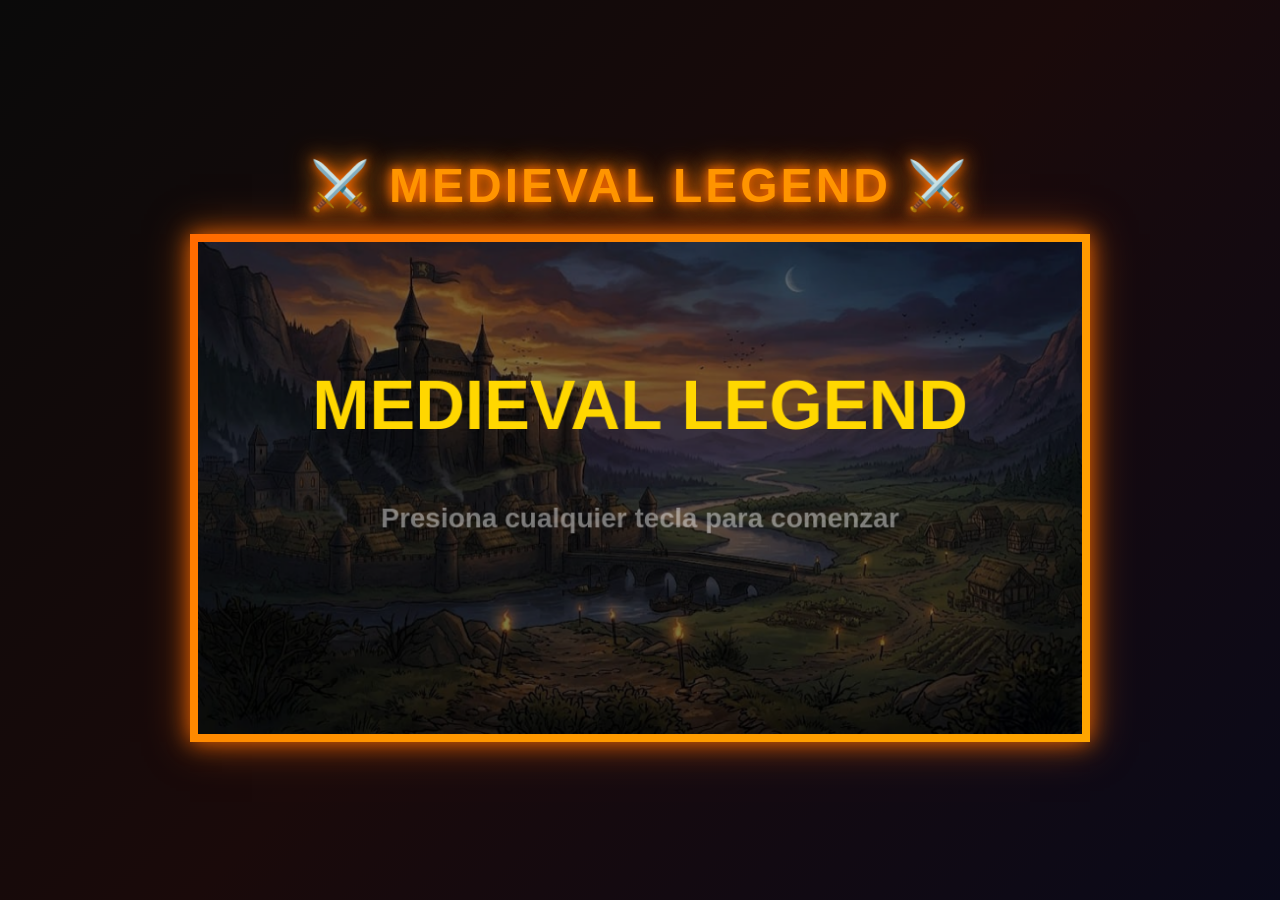
<file: integrantes/carpeta_sebas/index.html>
<!doctype html>
<html lang="es">
  <head>
    <meta charset="UTF-8" />
    <meta name="viewport" content="width=device-width, initial-scale=1.0" />
    <title>⚔️ Medieval Legend - Juego de Batalla</title>
    <link rel="stylesheet" href="style.css" />
  </head>
  <body>
    <h1>⚔️ MEDIEVAL LEGEND ⚔️</h1>
    <canvas id="gameCanvas"></canvas>

    <script src="spawn.js"></script>
    <script src="game.js"></script>
  </body>
</html>
</file>
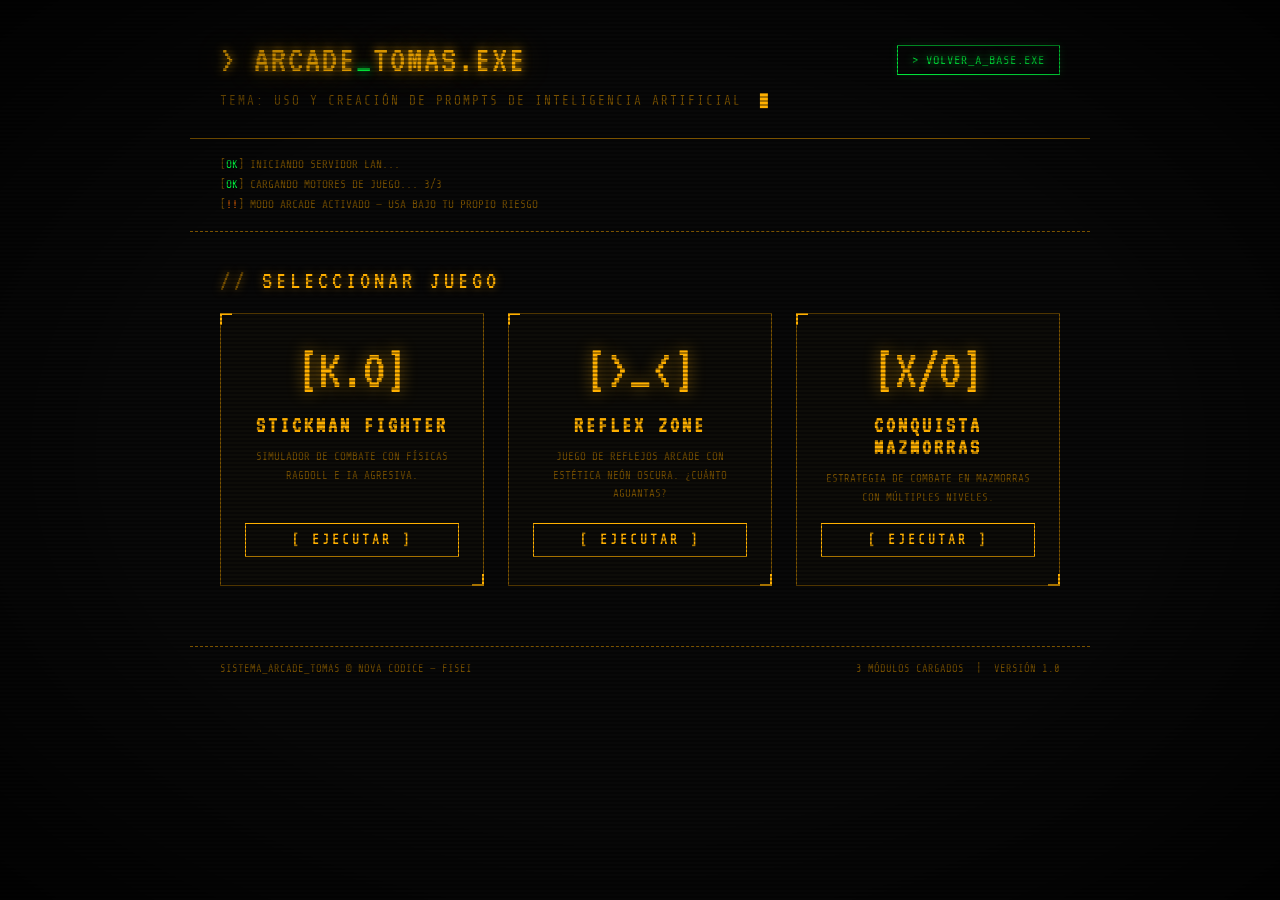
<file: integrantes/carpeta_tomas/index.html>
<!DOCTYPE html>
<html lang="es">

<head>
    <meta charset="UTF-8">
    <meta name="viewport" content="width=device-width, initial-scale=1.0">
    <title>Arcade LAN de Tomas</title>
    <link href="https://fonts.googleapis.com/css2?family=Share+Tech+Mono&family=VT323&display=swap" rel="stylesheet">
    <style>
        :root {
            --bg: #080808;
            --amber: #ffb000;
            --amber-dim: #7a5200;
            --amber-glow: rgba(255, 176, 0, 0.15);
            --green: #00ff41;
            --scan-line: rgba(0, 0, 0, 0.35);
        }

        * {
            margin: 0;
            padding: 0;
            box-sizing: border-box;
        }

        body {
            background-color: var(--bg);
            color: var(--amber);
            font-family: 'Share Tech Mono', monospace;
            min-height: 100vh;
            display: flex;
            flex-direction: column;
            align-items: center;
            overflow-x: hidden;
            text-transform: uppercase;
        }

        /* CRT SCAN LINES */
        body::before {
            content: '';
            position: fixed;
            inset: 0;
            background: repeating-linear-gradient(
                0deg,
                transparent,
                transparent 2px,
                var(--scan-line) 2px,
                var(--scan-line) 4px
            );
            pointer-events: none;
            z-index: 100;
        }

        /* CRT VIGNETTE */
        body::after {
            content: '';
            position: fixed;
            inset: 0;
            background: radial-gradient(ellipse at center, transparent 60%, rgba(0,0,0,0.7) 100%);
            pointer-events: none;
            z-index: 99;
        }

        /* HEADER */
        header {
            width: 100%;
            max-width: 900px;
            padding: 40px 30px 30px;
            border-bottom: 1px solid var(--amber-dim);
        }

        .header-top {
            display: flex;
            justify-content: space-between;
            align-items: center;
            gap: 20px;
            flex-wrap: wrap;
        }

        .logo {
            font-family: 'VT323', monospace;
            font-size: 2.4rem;
            color: var(--amber);
            text-shadow: 0 0 10px var(--amber), 0 0 30px rgba(255,176,0,0.4);
            letter-spacing: 2px;
            white-space: nowrap;
        }

        .logo span {
            color: var(--green);
            text-shadow: 0 0 10px var(--green);
        }

        .btn-volver {
            color: var(--green);
            text-decoration: none;
            border: 1px solid var(--green);
            padding: 7px 14px;
            font-family: 'Share Tech Mono', monospace;
            font-size: 0.75rem;
            letter-spacing: 1px;
            transition: all 0.2s;
            white-space: nowrap;
            text-shadow: 0 0 8px var(--green);
            box-shadow: 0 0 8px rgba(0,255,65,0.15);
        }

        .btn-volver:hover {
            background: var(--green);
            color: #000;
            box-shadow: 0 0 20px rgba(0,255,65,0.5);
        }

        .header-sub {
            margin-top: 14px;
            font-size: 0.8rem;
            color: var(--amber-dim);
            letter-spacing: 2px;
        }

        .header-sub span {
            color: var(--amber);
            animation: blink 1.2s step-end infinite;
        }

        @keyframes blink {
            0%, 100% { opacity: 1; }
            50%       { opacity: 0; }
        }

        /* BOOT LOG */
        .boot-log {
            width: 100%;
            max-width: 900px;
            padding: 16px 30px;
            font-size: 0.7rem;
            color: var(--amber-dim);
            border-bottom: 1px dashed var(--amber-dim);
            line-height: 1.8;
        }

        .boot-log .ok   { color: var(--green); }
        .boot-log .warn { color: #ff6b00; }

        /* SECTION TITLE */
        .seccion-titulo {
            width: 100%;
            max-width: 900px;
            padding: 36px 30px 20px;
            font-family: 'VT323', monospace;
            font-size: 1.6rem;
            color: var(--amber);
            letter-spacing: 4px;
            text-shadow: 0 0 8px rgba(255,176,0,0.5);
        }

        .seccion-titulo::before {
            content: '// ';
            color: var(--amber-dim);
        }

        /* GRID DE JUEGOS */
        .contenedor-juegos {
            display: grid;
            grid-template-columns: repeat(3, 1fr);
            gap: 24px;
            width: 100%;
            max-width: 900px;
            padding: 0 30px 60px;
        }

        .tarjeta-juego {
            border: 1px solid var(--amber-dim);
            padding: 28px 24px;
            display: flex;
            flex-direction: column;
            align-items: center;
            gap: 12px;
            position: relative;
            background: rgba(255, 176, 0, 0.02);
            transition: all 0.25s ease;
            cursor: default;
        }

        /* esquinas decorativas */
        .tarjeta-juego::before,
        .tarjeta-juego::after {
            content: '';
            position: absolute;
            width: 10px;
            height: 10px;
            border-color: var(--amber);
            border-style: solid;
        }

        .tarjeta-juego::before {
            top: -1px; left: -1px;
            border-width: 2px 0 0 2px;
        }

        .tarjeta-juego::after {
            bottom: -1px; right: -1px;
            border-width: 0 2px 2px 0;
        }

        .tarjeta-juego:hover {
            border-color: var(--amber);
            background: var(--amber-glow);
            transform: translateY(-3px);
            box-shadow: 0 0 25px rgba(255, 176, 0, 0.2), inset 0 0 20px rgba(255,176,0,0.04);
        }

        .imagen-juego {
            font-family: 'VT323', monospace;
            font-size: 3.5rem;
            color: var(--amber);
            text-shadow: 0 0 15px rgba(255,176,0,0.6);
            line-height: 1;
            margin-bottom: 4px;
        }

        .tarjeta-juego h2 {
            font-family: 'VT323', monospace;
            font-size: 1.4rem;
            letter-spacing: 3px;
            color: var(--amber);
            text-align: center;
        }

        .tarjeta-juego p {
            font-size: 0.68rem;
            color: var(--amber-dim);
            text-align: center;
            line-height: 1.7;
            flex-grow: 1;
        }

        .tarjeta-juego:hover p {
            color: var(--amber);
        }

        .btn-jugar {
            background: transparent;
            color: var(--amber);
            border: 1px solid var(--amber);
            padding: 9px 0;
            width: 100%;
            font-size: 0.8rem;
            font-family: 'Share Tech Mono', monospace;
            font-weight: bold;
            letter-spacing: 3px;
            cursor: pointer;
            transition: all 0.2s;
            margin-top: 4px;
        }

        .btn-jugar:hover {
            background: var(--amber);
            color: #000;
            box-shadow: 0 0 20px rgba(255,176,0,0.4);
        }

        .btn-jugar:active {
            transform: scale(0.97);
        }

        /* FOOTER */
        footer {
            width: 100%;
            max-width: 900px;
            padding: 16px 30px;
            border-top: 1px dashed var(--amber-dim);
            font-size: 0.65rem;
            color: var(--amber-dim);
            display: flex;
            justify-content: space-between;
            flex-wrap: wrap;
            gap: 8px;
            margin-bottom: 20px;
        }

        /* RESPONSIVE */
        @media (max-width: 680px) {
            .contenedor-juegos { grid-template-columns: 1fr; }
            .logo { font-size: 1.8rem; }
            .header-top { flex-direction: column; align-items: flex-start; }
        }

        @media (max-width: 900px) and (min-width: 681px) {
            .contenedor-juegos { grid-template-columns: repeat(2, 1fr); }
        }
    </style>
</head>

<body>

    <header>
        <div class="header-top">
            <div class="logo">&gt; ARCADE<span>_</span>TOMAS.EXE</div>
            <a href="../../index.html" class="btn-volver">&gt; VOLVER_A_BASE.EXE</a>
        </div>
        <div class="header-sub">
            TEMA: Uso y creación de prompts de Inteligencia Artificial &nbsp;<span>█</span>
        </div>
    </header>

    <div class="boot-log">
        <div>[<span class="ok">OK</span>] Iniciando servidor LAN...</div>
        <div>[<span class="ok">OK</span>] Cargando motores de juego... 3/3</div>
        <div>[<span class="warn">!!</span>] Modo arcade activado — Usa bajo tu propio riesgo</div>
    </div>

    <div class="seccion-titulo">SELECCIONAR JUEGO</div>

    <main>
        <div class="contenedor-juegos">

            <div class="tarjeta-juego">
                <div class="imagen-juego">[K.O]</div>
                <h2>Stickman Fighter</h2>
                <p>Simulador de combate con físicas ragdoll e IA agresiva.</p>
                <button class="btn-jugar" id="btn-stickman">[ EJECUTAR ]</button>
            </div>

            <div class="tarjeta-juego">
                <div class="imagen-juego">[&gt;_&lt;]</div>
                <h2>Reflex Zone</h2>
                <p>Juego de reflejos arcade con estética neón oscura. ¿Cuánto aguantas?</p>
                <button class="btn-jugar" id="btn-hack">[ EJECUTAR ]</button>
            </div>

            <div class="tarjeta-juego">
                <div class="imagen-juego">[X/O]</div>
                <h2>Conquista Mazmorras</h2>
                <p>Estrategia de combate en mazmorras con múltiples niveles.</p>
                <button class="btn-jugar" id="btn-tres-en-raya">[ EJECUTAR ]</button>
            </div>

        </div>
    </main>

    <footer>
        <span>SISTEMA_ARCADE_TOMAS &copy; NOVA CODICE — FISEI</span>
        <span>3 MÓDULOS CARGADOS &nbsp;|&nbsp; VERSIÓN 1.0</span>
    </footer>

    <script>
        document.getElementById('btn-stickman').addEventListener('click', () => {
            window.location.href = 'juegos/stickman.html';
        });
        document.getElementById('btn-hack').addEventListener('click', () => {
            window.location.href = 'juegos/hack_terminal.html';
        });
        document.getElementById('btn-tres-en-raya').addEventListener('click', () => {
            window.location.href = 'juegos/tres_en_raya.html';
        });
    </script>

</body>

</html>
</file>
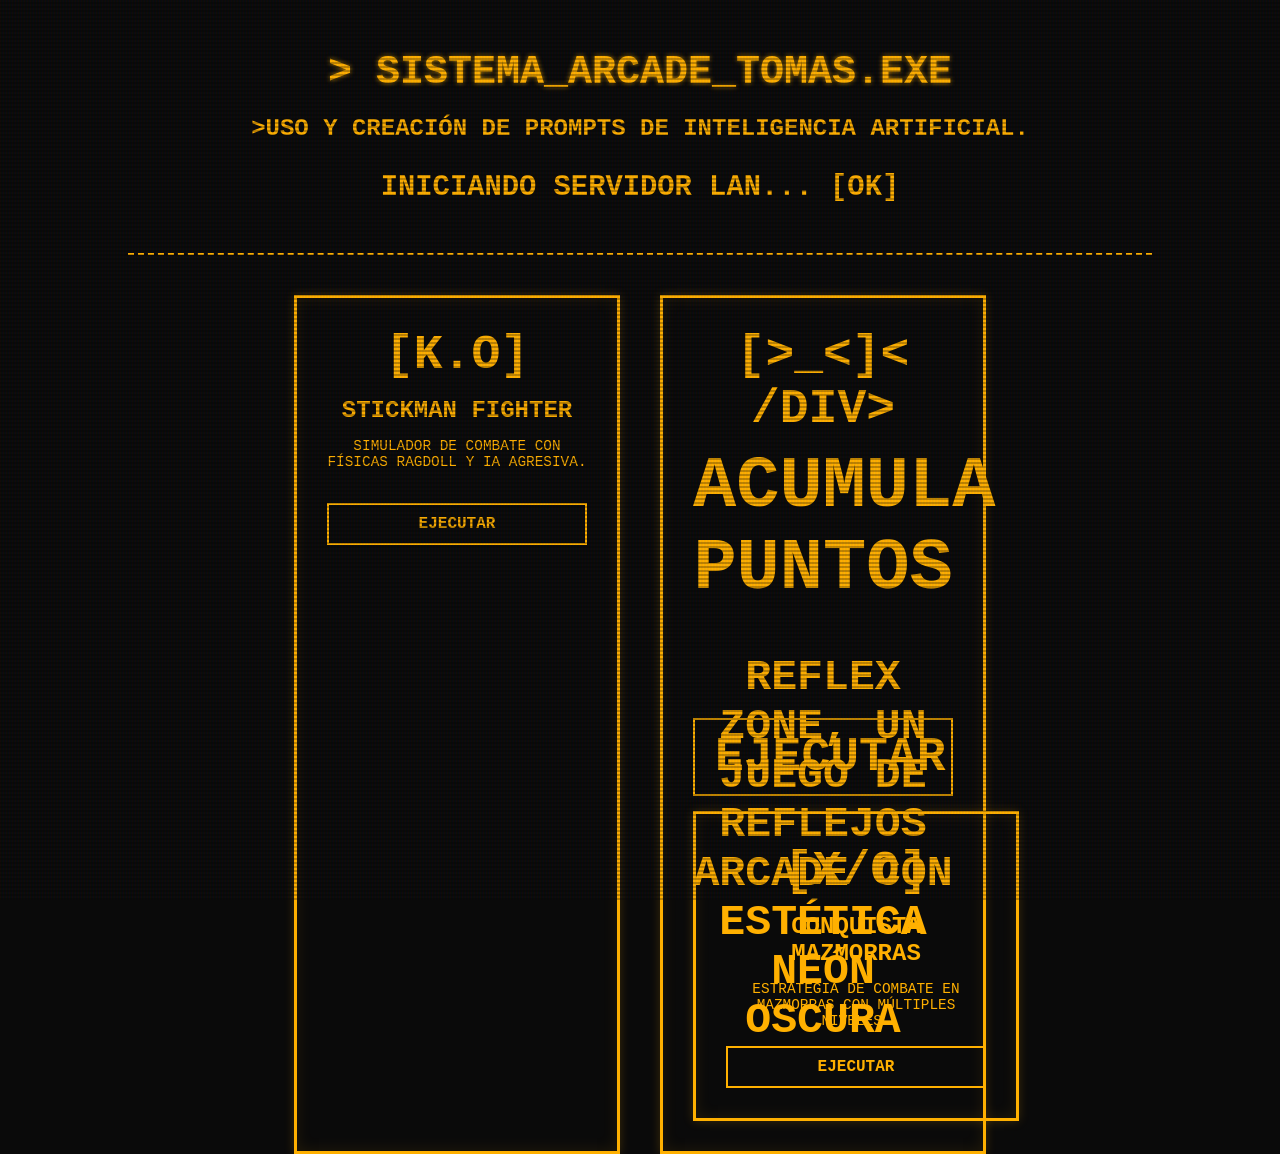
<file: Pagina_web/integrantes/carpeta_tomas/index.html>
<!DOCTYPE html>
<html lang="es">

<head>
    <meta charset="UTF-8">
    <meta name="viewport" content="width=device-width, initial-scale=1.0">
    <title>Arcade LAN de Tomas</title>
    <link rel="stylesheet" href="style.css">
</head>

<body>
    <header>
        <h1>> SISTEMA_ARCADE_TOMAS.EXE</h1>
        <h2>>Uso y creación de prompts de Inteligencia Artificial.
            <p>Iniciando servidor LAN... [OK]</p>
    </header>

    <main>
        <div class="contenedor-juegos">

            <div class="tarjeta-juego">
                <div class="imagen-juego">[K.O]</div>
                <h2>Stickman Fighter</h2>
                <p>Simulador de combate con físicas ragdoll y IA agresiva.</p>
                <button class="btn-jugar" id="btn-stickman">EJECUTAR</button>
            </div>

            <div class="tarjeta-juego">
                <div class="imagen-juego">[>_<]< /div>
                        <h2>Acumula Puntos</h2>
                        <p>REFLEX ZONE, un juego de reflejos arcade con estética neón oscura</p>
                        <button class="btn-jugar" id="btn-hack">EJECUTAR</button>
                </div>

                <div class="tarjeta-juego">
                    <div class="imagen-juego">[X/O]</div>
                    <h2>Conquista Mazmorras</h2>
                    <p> Estrategia de combate en mazmorras con múltiples niveles.</p>
                    <button class="btn-jugar" id="btn-tres-en-raya">EJECUTAR</button>
                </div>


            </div>
    </main>

    <div class="efecto-crt"></div>

    <script src="main.js"></script>
</body>

</html>
</file>
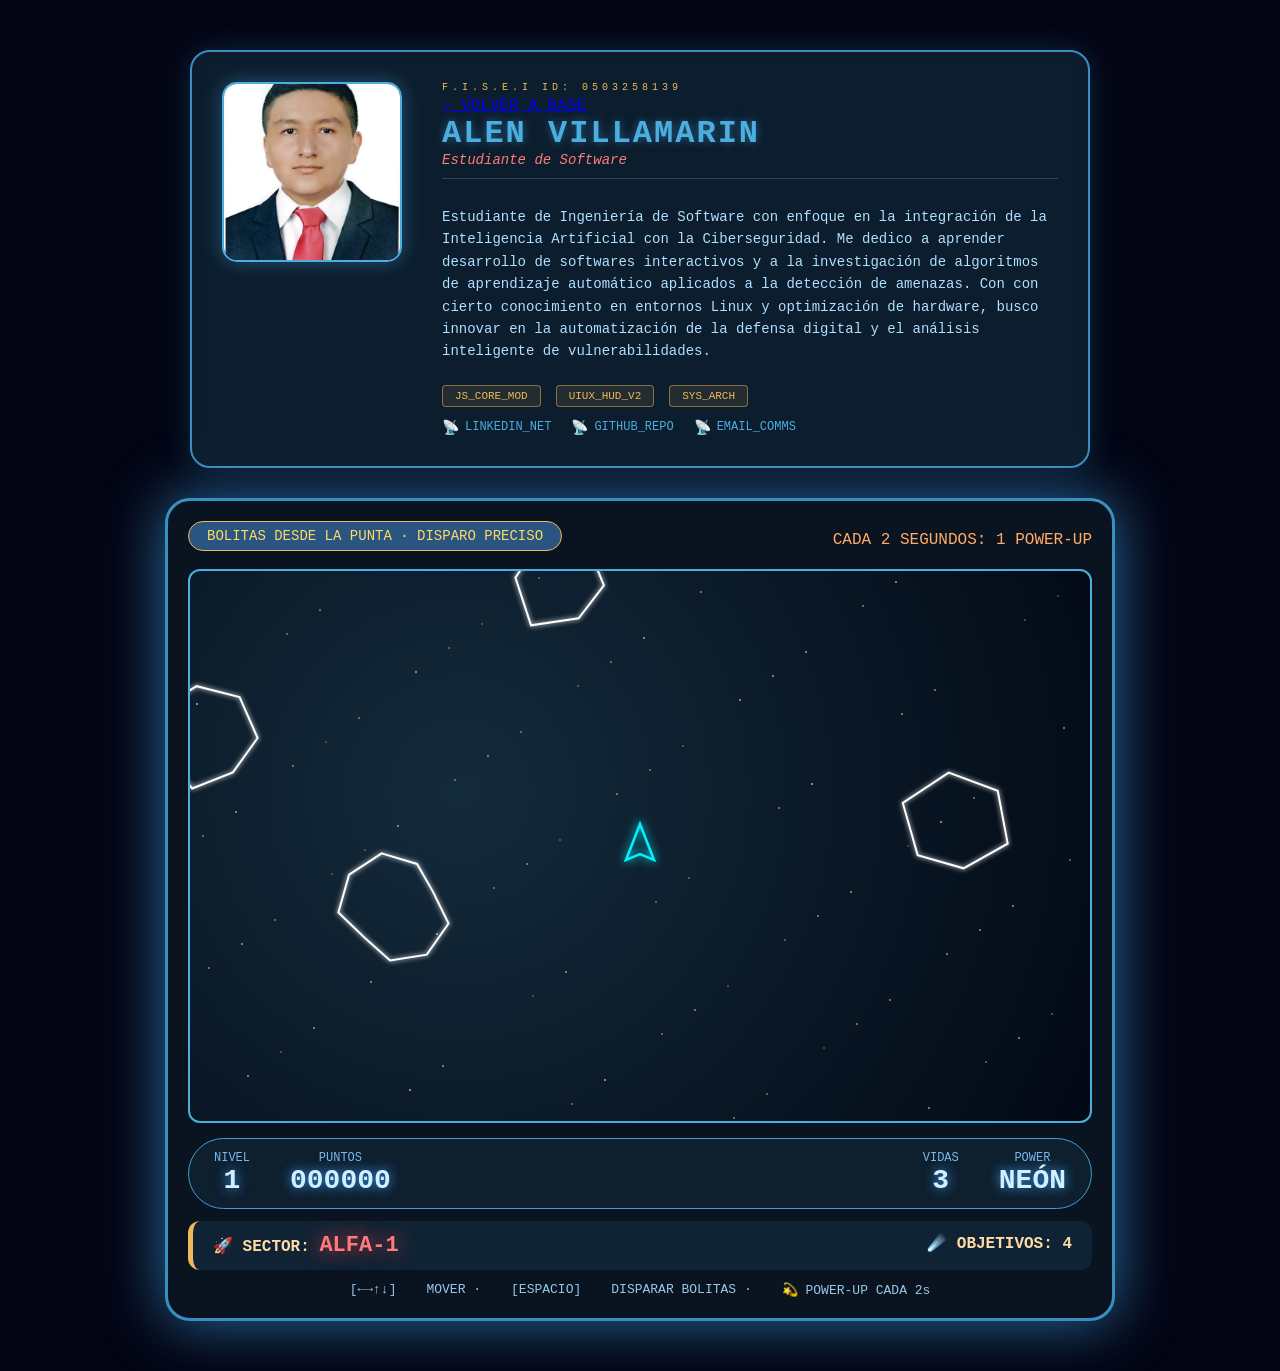
<file: integrantes/carpeta_alen/allen.html>
<title>ASTEROIDS NEO</title>
<style>
    * {
        margin: 0;
        padding: 0;
        box-sizing: border-box;
        user-select: none;
    }

    body {
        background: #030514;
        min-height: 100vh;
        display: flex;
        justify-content: center;
        align-items: center;
        font-family: 'Courier New', monospace;
    }

    .game-wrapper {
        background: #0a1420;
        padding: 20px;
        border: 3px solid #3a8fc2;
        border-radius: 25px;
        box-shadow: 0 0 60px #2a6fa0;
    }

    canvas {
        display: block;
        margin: 0 auto;
        background: radial-gradient(circle at 30% 40%, #142b3c, #020814);
        border: 2px solid #4aafe0;
        border-radius: 12px;
        cursor: none;
    }

    .hud-panel {
        display: flex;
        justify-content: space-between;
        margin-top: 15px;
        padding: 12px 25px;
        background: #0e1f2e;
        border: 1px solid #3f9ed6;
        border-radius: 40px;
        color: #b0e0ff;
    }

    .hud-section {
        display: flex;
        gap: 40px;
    }

    .hud-item {
        display: flex;
        flex-direction: column;
        align-items: center;
    }

    .hud-label {
        font-size: 12px;
        color: #79b9ee;
    }

    .hud-value {
        font-size: 28px;
        font-weight: bold;
        color: #d0f0ff;
        text-shadow: 0 0 12px #3aa0ff;
    }

    .mission-box {
        background: #0f2335;
        border-left: 5px solid #f0b85a;
        padding: 12px 20px;
        margin: 12px 0;
        color: #ffdba5;
        font-weight: bold;
        display: flex;
        justify-content: space-between;
        border-radius: 12px;
    }

    .boss-indicator {
        color: #ff7b7b;
        text-shadow: 0 0 20px #ff4444;
        font-size: 22px;
        animation: bossThrob 0.8s infinite;
    }

    @keyframes bossThrob {

        0%,
        100% {
            opacity: 1;
            text-shadow: 0 0 20px #ff4444;
        }

        50% {
            opacity: 0.7;
            text-shadow: 0 0 40px #ff0000;
        }
    }

    .instructions {
        margin-top: 10px;
        color: #9ac7e7;
        font-size: 13px;
        display: flex;
        gap: 30px;
        justify-content: center;
    }

    .modal {
        position: fixed;
        top: 50%;
        left: 50%;
        transform: translate(-50%, -50%);
        background: #102433;
        border: 4px solid #f0b85a;
        padding: 40px 70px;
        color: white;
        font-size: 40px;
        font-weight: bold;
        border-radius: 30px;
        display: none;
        flex-direction: column;
        align-items: center;
        gap: 20px;
        z-index: 200;
        box-shadow: 0 0 100px #ffaa33;
        text-align: center;
    }

    .modal button {
        background: #3f8ec0;
        border: none;
        color: white;
        font-size: 24px;
        padding: 15px 40px;
        border-radius: 50px;
        cursor: pointer;
        font-family: inherit;
        font-weight: bold;
        border: 2px solid #a0d0ff;
    }

    .modal button:hover {
        background: #5faae0;
    }

    .powerup-badge {
        color: #ffd966;
        font-weight: bold;
        animation: softGlow 1.2s infinite;
    }

    @keyframes softGlow {

        0%,
        100% {
            text-shadow: 0 0 5px #ffaa00;
        }

        50% {
            text-shadow: 0 0 20px #ffdd44;
        }
    }

    .test-mode {
        background: #2a5580;
        color: #ffd966;
        padding: 6px 18px;
        border-radius: 30px;
        font-size: 14px;
        display: inline-block;
        margin-bottom: 8px;
        border: 1px solid #f0b85a;
    }

    .pilot-dossier {
        width: 900px;
        margin-bottom: 30px;
        background: rgba(15, 35, 53, 0.8);
        border: 2px solid #3a8fc2;
        border-radius: 20px;
        padding: 30px;
        display: flex;
        gap: 40px;
        box-shadow: 0 0 30px rgba(42, 111, 160, 0.3);
        backdrop-filter: blur(10px);
        animation: panelFadeIn 1s ease-out;
    }

    @keyframes panelFadeIn {
        from {
            opacity: 0;
            transform: translateY(-20px);
        }

        to {
            opacity: 1;
            transform: translateY(0);
        }
    }

    .dossier-image {
        width: 180px;
        height: 180px;
        border: 2px solid #4aafe0;
        border-radius: 15px;
        overflow: hidden;
        flex-shrink: 0;
        box-shadow: 0 0 20px rgba(74, 175, 224, 0.4);
    }

    .dossier-image img {
        width: 100%;
        height: 100%;
        object-fit: cover;
        filter: none;
    }

    .dossier-info {
        flex-grow: 1;
        display: flex;
        flex-direction: column;
        gap: 12px;
    }

    .dossier-header {
        border-bottom: 1px solid rgba(74, 175, 224, 0.3);
        padding-bottom: 10px;
        margin-bottom: 5px;
    }

    .pilot-id {
        font-size: 10px;
        color: #f0b85a;
        letter-spacing: 4px;
        display: block;
        margin-bottom: 4px;
    }

    .pilot-name {
        font-size: 32px;
        color: #4aafe0;
        text-transform: uppercase;
        letter-spacing: 2px;
        text-shadow: 0 0 10px rgba(74, 175, 224, 0.5);
    }

    .pilot-role {
        font-size: 14px;
        color: #ff7b7b;
        font-style: italic;
    }

    .pilot-bio {
        font-size: 14px;
        line-height: 1.6;
        color: #b0e0ff;
        margin: 10px 0;
    }

    .skill-matrix {
        display: flex;
        gap: 15px;
    }

    .skill-node {
        border: 1px solid rgba(240, 184, 90, 0.5);
        padding: 4px 12px;
        border-radius: 4px;
        font-size: 11px;
        color: #f0b85a;
        background: rgba(240, 184, 90, 0.1);
    }

    .comms-channels {
        display: flex;
        gap: 20px;
        margin-top: auto;
    }

    .channel {
        font-size: 12px;
        color: #4aafe0;
        text-decoration: none;
        display: flex;
        align-items: center;
        gap: 6px;
        transition: all 0.3s;
    }

    .channel:hover {
        color: #ffffff;
        text-shadow: 0 0 10px #4aafe0;
        transform: scale(1.05);
    }

    .channel::before {
        content: '📡';
        font-size: 14px;
    }

    body {
        flex-direction: column;
        padding: 50px 0;
    }
</style>
</head>

<body>
    <div class="pilot-dossier">
        <div class="dossier-image">
            <img src="imagenlaen.jpg" alt="Retrato del Piloto">
        </div>
        <div class="dossier-info">
            <div class="dossier-header">
                <span class="pilot-id">F.I.S.E.I ID: 0503258139</span>
                <a href="../../index.html" class="nav-home">← VOLVER A BASE</a>
                <h1 class="pilot-name">Alen Villamarin</h1>
                <span class="pilot-role">Estudiante de Software</span>
            </div>
            <p class="pilot-bio">
                Estudiante de Ingeniería de Software con enfoque en la integración de la Inteligencia Artificial con la
                Ciberseguridad.
                Me dedico a aprender desarrollo de softwares interactivos y a la investigación de algoritmos de
                aprendizaje automático aplicados a la detección de amenazas.
                Con con cierto conocimiento en entornos Linux y optimización de hardware, busco innovar en la
                automatización de la defensa digital y el análisis inteligente de vulnerabilidades.
            </p>
            <div class="skill-matrix">
                <div class="skill-node">JS_CORE_MOD</div>
                <div class="skill-node">UIUX_HUD_V2</div>
                <div class="skill-node">SYS_ARCH</div>
            </div>
            <div class="comms-channels">
                <a href="#" class="channel">LINKEDIN_NET</a>
                <a href="#" class="channel">GITHUB_REPO</a>
                <a href="#" class="channel">EMAIL_COMMS</a>
            </div>
        </div>
    </div>

    <div class="game-wrapper">
        <div style="display: flex; justify-content: space-between; align-items: center; margin-bottom: 10px;">
            <div class="test-mode"> BOLITAS DESDE LA PUNTA · DISPARO PRECISO </div>
            <div style="color: #ffaa66;"> CADA 2 SEGUNDOS: 1 POWER-UP </div>
        </div>
        <canvas id="gameCanvas" width="900" height="550"></canvas>

        <div class="hud-panel">
            <div class="hud-section">
                <div class="hud-item">
                    <span class="hud-label">NIVEL</span>
                    <span class="hud-value" id="levelDisplay">5</span>
                </div>
                <div class="hud-item">
                    <span class="hud-label">PUNTOS</span>
                    <span class="hud-value" id="scoreDisplay">005000</span>
                </div>
            </div>
            <div class="hud-section">
                <div class="hud-item">
                    <span class="hud-label">VIDAS</span>
                    <span class="hud-value" id="livesDisplay">5</span>
                </div>
                <div class="hud-item">
                    <span class="hud-label">POWER</span>
                    <span class="hud-value" id="powerupDisplay">—</span>
                </div>
            </div>
        </div>

        <div class="mission-box" id="missionDisplay">
            <span>🚀 SECTOR: <span id="levelDisplay2" class="boss-indicator">ALFA-1</span></span>
            <span id="asteroidCountDisplay">☄️ OBJETIVOS: 0</span>
        </div>

        <div class="instructions">
            <span>[←→↑↓]</span> MOVER · <span>[ESPACIO]</span> DISPARAR BOLITAS · <span>💫 POWER-UP CADA 2s</span>
        </div>
    </div>

    <div class="modal" id="victoryModal">
        <div> SISTEMA DESPEJADO </div>
        <div style="font-size: 24px;">Sector de asteroides neutralizado</div>
        <button id="resetBossBtn">SIGUIENTE MISIÓN</button>
    </div>

    <div class="modal" id="gameOverModal">
        <div> DERRIBADO </div>
        <button id="restartBossBtn">REINTENTAR</button>
    </div>

    <script>
        (function () {
            const canvas = document.getElementById('gameCanvas');
            const ctx = canvas.getContext('2d');

            // Elementos UI
            const levelDisplay = document.getElementById('levelDisplay');
            const scoreDisplay = document.getElementById('scoreDisplay');
            const livesDisplay = document.getElementById('livesDisplay');
            const powerupDisplay = document.getElementById('powerupDisplay');

            // Modales
            const victoryModal = document.getElementById('victoryModal');
            const gameOverModal = document.getElementById('gameOverModal');

            // Estado del juego
            let gameActive = true;
            let gamePaused = false;
            let score = 0;
            let lives = 3;
            let frame = 0;
            let wave = 1;

            // Nave del jugador
            const player = {
                x: canvas.width / 2,
                y: canvas.height / 2,
                vx: 0,
                vy: 0,
                rotation: -Math.PI / 2,
                radius: 15,
                thrusting: false,
                invulnerable: 0
            };

            // --- MOTOR DE SONIDO (SINTETIZADO) ---
            let audioCtx = null;
            function initAudio() {
                if (audioCtx) return;
                audioCtx = new (window.AudioContext || window.webkitAudioContext)();
            }

            function playSound(type) {
                if (!audioCtx) return;
                if (audioCtx.state === 'suspended') audioCtx.resume();
                const now = audioCtx.currentTime;
                const osc = audioCtx.createOscillator();
                const gain = audioCtx.createGain();
                osc.connect(gain);
                gain.connect(audioCtx.destination);

                if (type === 'fire') {
                    osc.type = 'sawtooth';
                    osc.frequency.setValueAtTime(800, now);
                    osc.frequency.exponentialRampToValueAtTime(10, now + 0.1);
                    gain.gain.setValueAtTime(0.1, now);
                    gain.gain.exponentialRampToValueAtTime(0.01, now + 0.1);
                    osc.start();
                    osc.stop(now + 0.1);
                } else if (type === 'explode') {
                    const bufferSize = audioCtx.sampleRate * 0.2;
                    const buffer = audioCtx.createBuffer(1, bufferSize, audioCtx.sampleRate);
                    const data = buffer.getChannelData(0);
                    for (let i = 0; i < bufferSize; i++) data[i] = Math.random() * 2 - 1;
                    const noise = audioCtx.createBufferSource();
                    noise.buffer = buffer;
                    const noiseGain = audioCtx.createGain();
                    noise.connect(noiseGain);
                    noiseGain.connect(audioCtx.destination);
                    noiseGain.gain.setValueAtTime(0.3, now);
                    noiseGain.gain.exponentialRampToValueAtTime(0.01, now + 0.2);
                    noise.start();
                } else if (type === 'thrust') {
                    osc.type = 'square';
                    osc.frequency.setValueAtTime(50, now);
                    gain.gain.setValueAtTime(0.05, now);
                    gain.gain.exponentialRampToValueAtTime(0.01, now + 0.05);
                    osc.start();
                    osc.stop(now + 0.05);
                }
            }

            // Constantes de física
            const ACCELERATION = 0.2;
            const FRICTION = 0.99;
            const ROTATION_SPEED = 0.08;

            // Asteroides
            let asteroids = [];
            const ASTEROID_SPEED = 1.5;

            // Proyectiles
            let bullets = [];
            const BULLET_SPEED = 10;
            let shotCooldown = 0;
            const BASE_FIRE_RATE = 12;

            // Power-ups / Partículas
            let hitParticles = [];
            let screenShake = 0;

            // Teclas
            const keys = { ArrowLeft: false, ArrowRight: false, ArrowUp: false, ArrowDown: false, Space: false };

            // Eventos de teclado
            window.addEventListener('keydown', (e) => {
                if (e.key === ' ') { keys.Space = true; e.preventDefault(); }
                else if (e.key.startsWith('Arrow')) { keys[e.key] = true; e.preventDefault(); }
                initAudio();
            });
            window.addEventListener('keyup', (e) => {
                if (e.key === ' ') { keys.Space = false; e.preventDefault(); }
                else if (e.key.startsWith('Arrow')) { keys[e.key] = false; e.preventDefault(); }
            });
            window.addEventListener('mousedown', initAudio, { once: true });

            function createAsteroid(x, y, radius, level) {
                const sides = 5 + Math.floor(Math.random() * 5);
                const offset = [];
                for (let i = 0; i < sides; i++) offset.push(0.8 + Math.random() * 0.4);
                return {
                    x: x || Math.random() * canvas.width,
                    y: y || Math.random() * canvas.height,
                    vx: (Math.random() - 0.5) * ASTEROID_SPEED * (4 - level),
                    vy: (Math.random() - 0.5) * ASTEROID_SPEED * (4 - level),
                    radius: radius || 50,
                    level: level || 3,
                    sides, offset,
                    rotation: Math.random() * Math.PI * 2,
                    rotSpeed: (Math.random() - 0.5) * 0.04
                };
            }

            function spawnWave() {
                for (let i = 0; i < 3 + wave; i++) {
                    let x, y, dist;
                    do {
                        x = Math.random() * canvas.width;
                        y = Math.random() * canvas.height;
                        const dx = x - player.x;
                        const dy = y - player.y;
                        dist = Math.sqrt(dx * dx + dy * dy);
                    } while (dist < 200);
                    asteroids.push(createAsteroid(x, y, 50, 3));
                }
            }

            function wrap(obj, margin = 0) {
                if (obj.x < -margin) obj.x = canvas.width + margin;
                else if (obj.x > canvas.width + margin) obj.x = -margin;
                if (obj.y < -margin) obj.y = canvas.height + margin;
                else if (obj.y > canvas.height + margin) obj.y = -margin;
            }

            function shoot() {
                if (!gameActive || gamePaused) return;
                bullets.push({
                    x: player.x + Math.cos(player.rotation) * 22,
                    y: player.y + Math.sin(player.rotation) * 22,
                    vx: Math.cos(player.rotation) * BULLET_SPEED + player.vx,
                    vy: Math.sin(player.rotation) * BULLET_SPEED + player.vy,
                    size: 6, age: 0
                });
                playSound('fire');
            }

            function splitAsteroid(i) {
                const a = asteroids[i];
                score += (4 - a.level) * 100;
                for (let j = 0; j < 8; j++) {
                    hitParticles.push({
                        x: a.x, y: a.y, vx: (Math.random() - 0.5) * 6, vy: (Math.random() - 0.5) * 6,
                        size: Math.random() * 3 + 1, alpha: 1, color: '#ffffff'
                    });
                }
                if (a.level > 1) {
                    const newRadius = a.radius / 2;
                    asteroids.push(createAsteroid(a.x, a.y, newRadius, a.level - 1));
                    asteroids.push(createAsteroid(a.x, a.y, newRadius, a.level - 1));
                }
                asteroids.splice(i, 1);
                playSound('explode');
                if (asteroids.length === 0) { wave++; spawnWave(); }
            }

            function update() {
                if (!gameActive || gamePaused) return;
                if (keys.ArrowLeft) player.rotation -= ROTATION_SPEED;
                if (keys.ArrowRight) player.rotation += ROTATION_SPEED;
                player.thrusting = keys.ArrowUp;
                if (player.thrusting) {
                    player.vx += Math.cos(player.rotation) * ACCELERATION;
                    player.vy += Math.sin(player.rotation) * ACCELERATION;
                    if (frame % 5 === 0) playSound('thrust');
                }
                player.x += player.vx; player.y += player.vy;
                player.vx *= FRICTION; player.vy *= FRICTION;
                wrap(player, 20);

                if (keys.Space && shotCooldown <= 0) { shoot(); shotCooldown = BASE_FIRE_RATE; }
                if (shotCooldown > 0) shotCooldown--;

                for (let i = bullets.length - 1; i >= 0; i--) {
                    const b = bullets[i];
                    b.x += b.vx; b.y += b.vy; b.age++;
                    wrap(b, 5);
                    if (b.age > 100) bullets.splice(i, 1);
                }

                for (let a of asteroids) {
                    a.x += a.vx; a.y += a.vy; a.rotation += a.rotSpeed;
                    wrap(a, a.radius);
                }

                // Colisiones
                for (let i = bullets.length - 1; i >= 0; i--) {
                    for (let j = asteroids.length - 1; j >= 0; j--) {
                        const b = bullets[i]; const a = asteroids[j];
                        if (!b || !a) continue;
                        const dx = b.x - a.x; const dy = b.y - a.y;
                        if (Math.sqrt(dx * dx + dy * dy) < a.radius) {
                            bullets.splice(i, 1); splitAsteroid(j); break;
                        }
                    }
                }

                if (player.invulnerable <= 0) {
                    for (let a of asteroids) {
                        const dx = player.x - a.x; const dy = player.y - a.y;
                        if (Math.sqrt(dx * dx + dy * dy) < player.radius + a.radius) {
                            lives--; player.invulnerable = 120; screenShake = 20;
                            if (lives <= 0) { gameActive = false; gameOverModal.style.display = 'flex'; }
                            break;
                        }
                    }
                }

                for (let i = hitParticles.length - 1; i >= 0; i--) {
                    const p = hitParticles[i];
                    p.x += p.vx; p.y += p.vy; p.alpha -= 0.02;
                    if (p.alpha <= 0) hitParticles.splice(i, 1);
                }
                if (screenShake > 0) screenShake--;
                if (player.invulnerable > 0) player.invulnerable--;
                frame++; updateHUD();
            }

            function updateHUD() {
                levelDisplay.textContent = wave.toString();
                document.getElementById('levelDisplay2').textContent = `ALFA-${wave}`;
                document.getElementById('asteroidCountDisplay').textContent = `☄️ OBJETIVOS: ${asteroids.length}`;
                scoreDisplay.textContent = Math.min(score, 999999).toString().padStart(6, '0');
                livesDisplay.textContent = lives;
                powerupDisplay.textContent = 'NEÓN';
            }

            function draw() {
                ctx.save();
                if (screenShake > 0) ctx.translate((Math.random() - 0.5) * screenShake, (Math.random() - 0.5) * screenShake);
                ctx.clearRect(-50, -50, canvas.width + 100, canvas.height + 100);

                ctx.fillStyle = '#ffffff';
                for (let i = 0; i < 80; i++) {
                    ctx.globalAlpha = 0.2 + Math.random() * 0.3;
                    ctx.fillRect((i * 123) % canvas.width, (i * 456) % canvas.height, 2, 2);
                }
                ctx.globalAlpha = 1;

                if (player.invulnerable % 10 < 5) {
                    ctx.save();
                    ctx.translate(player.x, player.y); ctx.rotate(player.rotation);
                    ctx.strokeStyle = '#00f2ff'; ctx.lineWidth = 2.5;
                    ctx.shadowColor = '#00f2ff'; ctx.shadowBlur = 10;
                    ctx.beginPath(); ctx.moveTo(22, 0); ctx.lineTo(-14, 14); ctx.lineTo(-8, 0); ctx.lineTo(-14, -14); ctx.closePath(); ctx.stroke();
                    if (player.thrusting) {
                        ctx.strokeStyle = '#ffaa44'; ctx.beginPath(); ctx.moveTo(-10, 6); ctx.lineTo(-24 - Math.random() * 10, 0); ctx.lineTo(-10, -6); ctx.stroke();
                    }
                    ctx.restore();
                }

                ctx.strokeStyle = '#ffffff'; ctx.lineWidth = 2; ctx.shadowBlur = 5; ctx.shadowColor = '#ffffff';
                for (let a of asteroids) {
                    ctx.save(); ctx.translate(a.x, a.y); ctx.rotate(a.rotation);
                    ctx.beginPath();
                    for (let i = 0; i < a.sides; i++) {
                        const ang = (i / a.sides) * Math.PI * 2; const r = a.radius * a.offset[i];
                        if (i === 0) ctx.moveTo(Math.cos(ang) * r, Math.sin(ang) * r);
                        else ctx.lineTo(Math.cos(ang) * r, Math.sin(ang) * r);
                    }
                    ctx.closePath(); ctx.stroke(); ctx.restore();
                }

                ctx.fillStyle = '#ffffff'; ctx.shadowBlur = 15;
                for (let b of bullets) { ctx.beginPath(); ctx.arc(b.x, b.y, b.size / 2, 0, Math.PI * 2); ctx.fill(); }

                for (let p of hitParticles) {
                    ctx.globalAlpha = p.alpha; ctx.fillStyle = p.color;
                    ctx.beginPath(); ctx.arc(p.x, p.y, p.size, 0, Math.PI * 2); ctx.fill();
                }
                ctx.restore();
                requestAnimationFrame(draw);
            }

            function resetGame() {
                lives = 3; score = 0; wave = 1; asteroids = []; bullets = []; hitParticles = [];
                player.x = canvas.width / 2; player.y = canvas.height / 2;
                player.vx = 0; player.vy = 0;
                gameActive = true; gameOverModal.style.display = 'none';
                spawnWave(); updateHUD();
            }

            document.getElementById('resetBossBtn').onclick = resetGame;
            document.getElementById('restartBossBtn').onclick = resetGame;

            spawnWave(); updateHUD();
            requestAnimationFrame(draw);
            setInterval(update, 1000 / 60);
        })();
    </script>
</body>

</html>
</file>
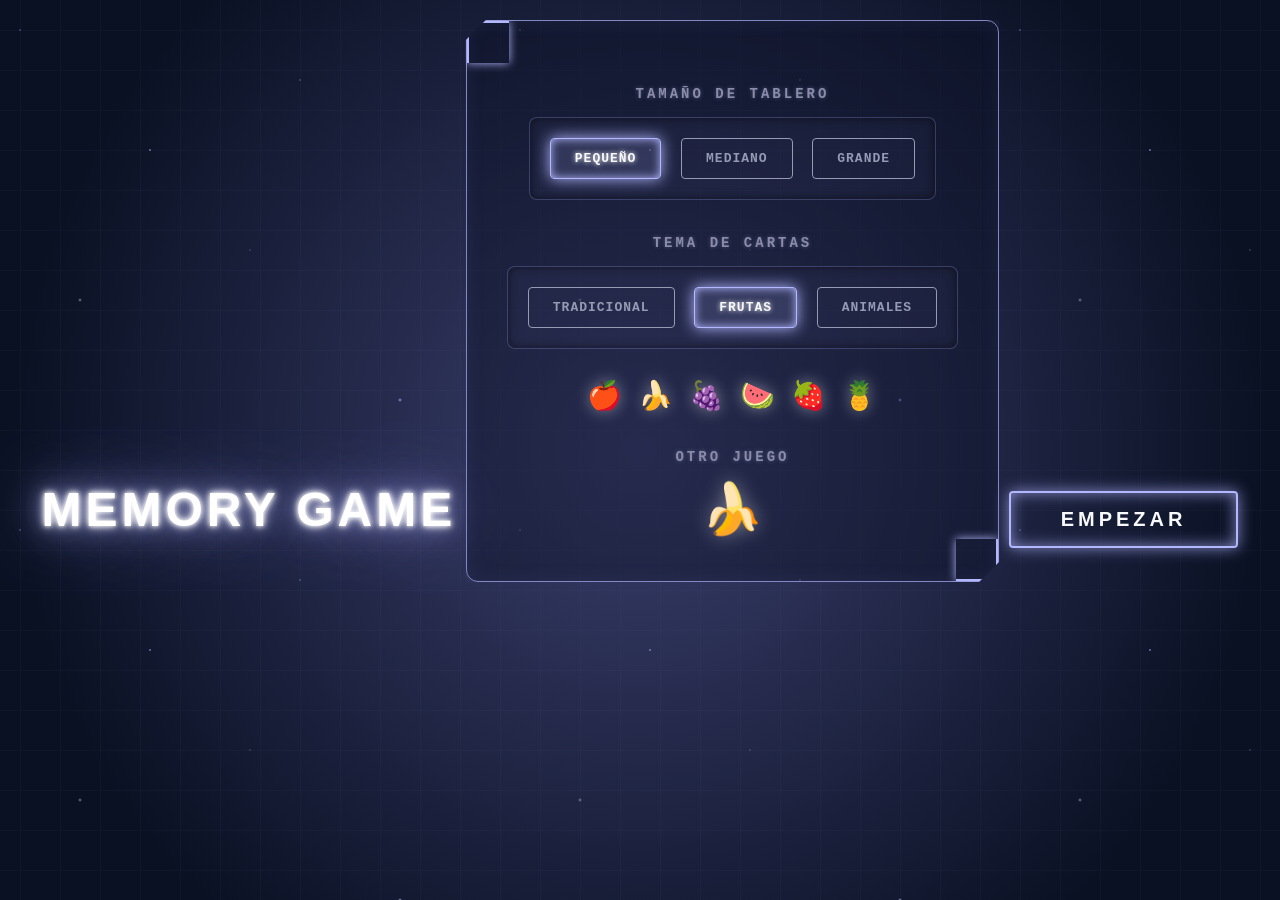
<file: integrantes/carpeta_gaby/gaby.html>
<!DOCTYPE html>
<html lang="es">

<head>
  <meta charset="UTF-8">
  <title>Memory Game Moderno</title>
  <link rel="stylesheet" href="style.css">
</head>

<body>
  <div id="particles-bg"></div>



  <section id="inicio" class="active">
    <h1>Memory Game</h1>
    <div class="start-options">
      <div class="option-label">TAMAÑO DE TABLERO</div>
      <div class="size-buttons">
        <button id="size-small" data-size="2" onclick="setBoardSize(2)">PEQUEÑO</button>
        <button id="size-medium" data-size="4" onclick="setBoardSize(4)">MEDIANO</button>
        <button id="size-large" data-size="6" onclick="setBoardSize(6)">GRANDE</button>
      </div>
      <div class="option-label">TEMA DE CARTAS</div>
      <div class="theme-buttons">
        <button id="theme-tradicional" data-theme="tradicional" onclick="setTheme('tradicional')">TRADICIONAL</button>
        <button id="theme-frutas" data-theme="frutas" onclick="setTheme('frutas')">FRUTAS</button>
        <button id="theme-animales" data-theme="animales" onclick="setTheme('animales')">ANIMALES</button>
      </div>
      <div id="theme-preview" class="theme-preview"></div>

      <!-- Opción para Otro Juego -->
      <div class="option-label" style="margin-top: 30px;">OTRO JUEGO</div>
      <div style="cursor: pointer; display: inline-block; transition: transform 0.3s;"
        onclick="iniciarMiniJuegoFrutas()" onmouseover="this.style.transform='scale(1.1)'"
        onmouseout="this.style.transform='scale(1)'">
        <span style="font-size: 50px; filter: drop-shadow(0 0 10px rgba(255,255,255,0.4));">🍌</span>
      </div>
    </div>
    <button onclick="mostrarSeccion('juego'); iniciarJuego();">EMPEZAR</button>
    <!-- eliminado temporal botón adicional; ahora se ubica dentro del tablero -->
  </section>

  <section id="juego">
    <h2 id="nivelTitulo" class="cyber-title" style="margin-top: 20px;">NIVEL 1</h2>

    <div class="scoreboard cyber-hud">
      <span class="hud-label">Movimientos:</span> <span id="movimientos" class="hud-value">0</span>
    </div>

    <div id="tablero" class="grid"></div>

    <div id="mensajeVictoria" class="victory"></div>

    <div class="game-footer">
      <button class="home-btn" onclick="mostrarSeccion('inicio')" title="Volver al inicio">🏠</button>
    </div>
  </section>

  <script src="script.js"></script>
</body>

</html>
</file>
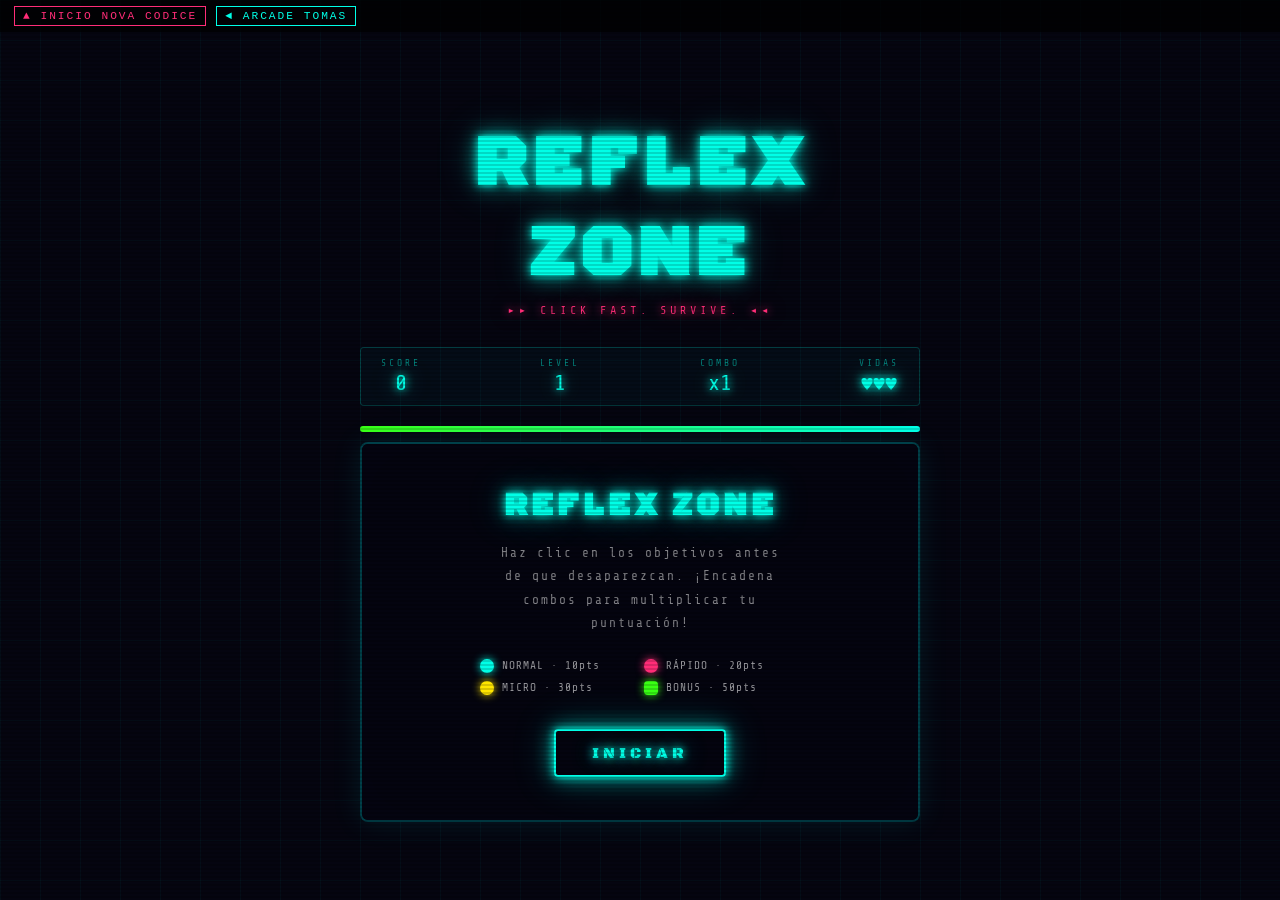
<file: integrantes/carpeta_tomas/juegos/hack_terminal.html>
<!DOCTYPE html>
<html lang="es">
<head>
<meta charset="UTF-8">
<meta name="viewport" content="width=device-width, initial-scale=1.0">
<title>REFLEX ZONE</title>
<link href="https://fonts.googleapis.com/css2?family=Black+Ops+One&family=Share+Tech+Mono&display=swap" rel="stylesheet">
<style>
  :root {
    --neon-cyan: #00ffe7;
    --neon-pink: #ff2d78;
    --neon-yellow: #ffe600;
    --neon-green: #39ff14;
    --bg: #050510;
    --panel: #0a0a1f;
    --glow-cyan: 0 0 8px #00ffe7, 0 0 20px #00ffe799, 0 0 40px #00ffe744;
    --glow-pink: 0 0 8px #ff2d78, 0 0 20px #ff2d7899, 0 0 40px #ff2d7844;
    --glow-green: 0 0 8px #39ff14, 0 0 20px #39ff1499, 0 0 40px #39ff1444;
    --glow-yellow: 0 0 8px #ffe600, 0 0 20px #ffe60099, 0 0 40px #ffe60044;
  }

  * { margin: 0; padding: 0; box-sizing: border-box; }

  body {
    background: var(--bg);
    min-height: 100vh;
    display: flex;
    flex-direction: column;
    align-items: center;
    justify-content: center;
    font-family: 'Share Tech Mono', monospace;
    overflow: hidden;
    position: relative;
  }

  /* Scanlines */
  body::before {
    content: '';
    position: fixed;
    inset: 0;
    background: repeating-linear-gradient(0deg, transparent, transparent 2px, rgba(0,0,0,0.15) 2px, rgba(0,0,0,0.15) 4px);
    pointer-events: none;
    z-index: 100;
  }

  /* Grid background */
  body::after {
    content: '';
    position: fixed;
    inset: 0;
    background-image:
      linear-gradient(rgba(0,255,231,0.04) 1px, transparent 1px),
      linear-gradient(90deg, rgba(0,255,231,0.04) 1px, transparent 1px);
    background-size: 40px 40px;
    pointer-events: none;
    z-index: 0;
  }

  .container {
    position: relative;
    z-index: 10;
    text-align: center;
    width: 100%;
    max-width: 600px;
    padding: 20px;
  }

  h1 {
    font-family: 'Black Ops One', cursive;
    font-size: clamp(2.5rem, 8vw, 4.5rem);
    color: var(--neon-cyan);
    text-shadow: var(--glow-cyan);
    letter-spacing: 6px;
    margin-bottom: 4px;
    animation: flicker 5s infinite;
  }

  .subtitle {
    color: var(--neon-pink);
    text-shadow: var(--glow-pink);
    font-size: 0.75rem;
    letter-spacing: 4px;
    margin-bottom: 30px;
  }

  @keyframes flicker {
    0%,96%,98%,100% { opacity: 1; }
    97%,99% { opacity: 0.6; }
  }

  /* HUD */
  .hud {
    display: flex;
    justify-content: space-between;
    align-items: center;
    margin-bottom: 20px;
    padding: 10px 20px;
    border: 1px solid rgba(0,255,231,0.2);
    background: rgba(0,255,231,0.03);
    border-radius: 4px;
  }

  .hud-item { text-align: center; }
  .hud-label { font-size: 0.6rem; color: rgba(0,255,231,0.5); letter-spacing: 3px; margin-bottom: 2px; }
  .hud-value { font-size: 1.4rem; color: var(--neon-cyan); text-shadow: var(--glow-cyan); }

  /* Game arena */
  #arena {
    position: relative;
    width: 100%;
    height: 380px;
    border: 2px solid rgba(0,255,231,0.25);
    border-radius: 8px;
    background: rgba(0,0,20,0.9);
    overflow: hidden;
    cursor: crosshair;
    box-shadow: inset 0 0 60px rgba(0,255,231,0.03), 0 0 30px rgba(0,255,231,0.1);
  }

  /* Target */
  .target {
    position: absolute;
    border-radius: 50%;
    transform: translate(-50%, -50%);
    cursor: pointer;
    transition: transform 0.05s;
    display: flex;
    align-items: center;
    justify-content: center;
  }

  .target::before {
    content: '';
    position: absolute;
    border-radius: 50%;
    border: 2px solid currentColor;
    width: 140%;
    height: 140%;
    animation: ring-pulse 0.8s ease-out infinite;
    opacity: 0.5;
  }

  @keyframes ring-pulse {
    0% { transform: scale(0.7); opacity: 0.7; }
    100% { transform: scale(1.2); opacity: 0; }
  }

  .target.type-cyan {
    background: radial-gradient(circle, rgba(0,255,231,0.9) 0%, rgba(0,255,231,0.3) 60%, transparent 100%);
    color: var(--neon-cyan);
    box-shadow: var(--glow-cyan), inset 0 0 15px rgba(0,255,231,0.5);
    width: 52px; height: 52px;
  }

  .target.type-pink {
    background: radial-gradient(circle, rgba(255,45,120,0.9) 0%, rgba(255,45,120,0.3) 60%, transparent 100%);
    color: var(--neon-pink);
    box-shadow: var(--glow-pink), inset 0 0 15px rgba(255,45,120,0.5);
    width: 40px; height: 40px;
  }

  .target.type-yellow {
    background: radial-gradient(circle, rgba(255,230,0,0.9) 0%, rgba(255,230,0,0.3) 60%, transparent 100%);
    color: var(--neon-yellow);
    box-shadow: var(--glow-yellow), inset 0 0 15px rgba(255,230,0,0.5);
    width: 32px; height: 32px;
  }

  .target.type-green {
    background: radial-gradient(circle, rgba(57,255,20,0.9) 0%, rgba(57,255,20,0.3) 60%, transparent 100%);
    color: var(--neon-green);
    box-shadow: var(--glow-green), inset 0 0 15px rgba(57,255,20,0.5);
    width: 60px; height: 60px;
  }

  /* bonus star */
  .target.bonus {
    border-radius: 12px;
    transform: translate(-50%, -50%) rotate(15deg);
    animation: spin-bonus 2s linear infinite;
  }

  @keyframes spin-bonus {
    from { transform: translate(-50%, -50%) rotate(0deg); }
    to { transform: translate(-50%, -50%) rotate(360deg); }
  }

  /* Floating score popup */
  .score-pop {
    position: absolute;
    font-family: 'Black Ops One', cursive;
    font-size: 1.2rem;
    pointer-events: none;
    animation: float-up 0.8s forwards;
    z-index: 50;
  }

  @keyframes float-up {
    0% { opacity: 1; transform: translateY(0) scale(1.2); }
    100% { opacity: 0; transform: translateY(-60px) scale(0.8); }
  }

  /* Shrink bar */
  .shrink-bar-wrap {
    position: absolute;
    bottom: 0;
    left: 0;
    right: 0;
    height: 4px;
    background: rgba(255,255,255,0.05);
  }

  .shrink-bar {
    height: 100%;
    background: var(--neon-green);
    box-shadow: var(--glow-green);
    transition: background 0.3s, box-shadow 0.3s;
  }

  /* Screens */
  .screen {
    position: absolute;
    inset: 0;
    display: flex;
    flex-direction: column;
    align-items: center;
    justify-content: center;
    background: rgba(5,5,16,0.92);
    z-index: 30;
    gap: 16px;
    padding: 20px;
  }

  .screen.hidden { display: none; }

  .screen h2 {
    font-family: 'Black Ops One', cursive;
    font-size: 2rem;
    letter-spacing: 4px;
  }

  .screen p {
    font-size: 0.8rem;
    color: rgba(255,255,255,0.5);
    letter-spacing: 2px;
    max-width: 300px;
    line-height: 1.8;
    text-align: center;
  }

  .legend {
    display: grid;
    grid-template-columns: 1fr 1fr;
    gap: 8px;
    margin: 8px 0;
    width: 100%;
    max-width: 320px;
  }

  .legend-item {
    display: flex;
    align-items: center;
    gap: 8px;
    font-size: 0.7rem;
    color: rgba(255,255,255,0.6);
    letter-spacing: 1px;
  }

  .legend-dot {
    width: 14px;
    height: 14px;
    border-radius: 50%;
    flex-shrink: 0;
  }

  .btn {
    font-family: 'Black Ops One', cursive;
    font-size: 1rem;
    letter-spacing: 4px;
    padding: 12px 36px;
    border: 2px solid var(--neon-cyan);
    background: transparent;
    color: var(--neon-cyan);
    text-shadow: var(--glow-cyan);
    box-shadow: var(--glow-cyan);
    cursor: pointer;
    transition: all 0.2s;
    border-radius: 4px;
    margin-top: 10px;
  }

  .btn:hover {
    background: rgba(0,255,231,0.12);
    box-shadow: 0 0 20px #00ffe7, 0 0 50px #00ffe799;
    transform: scale(1.04);
  }

  .final-score {
    font-family: 'Black Ops One', cursive;
    font-size: 3.5rem;
    color: var(--neon-yellow);
    text-shadow: var(--glow-yellow);
  }

  .miss-flash {
    position: absolute;
    inset: 0;
    background: rgba(255,45,120,0.08);
    pointer-events: none;
    animation: miss-anim 0.25s forwards;
    z-index: 20;
  }

  @keyframes miss-anim {
    0% { opacity: 1; }
    100% { opacity: 0; }
  }

  /* Timer bar above arena */
  .timer-bar-wrap {
    width: 100%;
    height: 6px;
    background: rgba(255,255,255,0.05);
    border-radius: 3px;
    margin-bottom: 10px;
    overflow: hidden;
  }

  .timer-bar {
    height: 100%;
    background: linear-gradient(90deg, var(--neon-green), var(--neon-cyan));
    box-shadow: 0 0 8px #00ffe7;
    transition: width 0.1s linear, background 0.5s;
    width: 100%;
  }

</style>
</head>
<body>

<nav style="position:fixed;top:0;left:0;width:100%;display:flex;gap:10px;padding:6px 14px;background:rgba(0,0,0,0.75);z-index:9999;font-family:'Courier New',monospace;font-size:0.7rem;">
  <a href="../../../index.html" style="color:#ff2d78;text-decoration:none;border:1px solid #ff2d78;padding:3px 8px;letter-spacing:2px;">▲ INICIO NOVA CODICE</a>
  <a href="../index.html" style="color:#00ffe7;text-decoration:none;border:1px solid #00ffe7;padding:3px 8px;letter-spacing:2px;">◄ ARCADE TOMAS</a>
</nav>

<div class="container" style="margin-top:40px;">
  <h1>REFLEX ZONE</h1>
  <div class="subtitle">▸▸ CLICK FAST. SURVIVE. ◂◂</div>

  <div class="hud">
    <div class="hud-item">
      <div class="hud-label">SCORE</div>
      <div class="hud-value" id="score-display">0</div>
    </div>
    <div class="hud-item">
      <div class="hud-label">LEVEL</div>
      <div class="hud-value" id="level-display">1</div>
    </div>
    <div class="hud-item">
      <div class="hud-label">COMBO</div>
      <div class="hud-value" id="combo-display">x1</div>
    </div>
    <div class="hud-item">
      <div class="hud-label">VIDAS</div>
      <div class="hud-value" id="lives-display">♥♥♥</div>
    </div>
  </div>

  <div class="timer-bar-wrap">
    <div class="timer-bar" id="timer-bar"></div>
  </div>

  <div id="arena">
    <!-- Start screen -->
    <div class="screen" id="start-screen">
      <h2 style="color:var(--neon-cyan);text-shadow:var(--glow-cyan);">REFLEX ZONE</h2>
      <p>Haz clic en los objetivos antes de que desaparezcan. ¡Encadena combos para multiplicar tu puntuación!</p>
      <div class="legend">
        <div class="legend-item"><div class="legend-dot" style="background:#00ffe7;box-shadow:0 0 8px #00ffe7"></div> NORMAL · 10pts</div>
        <div class="legend-item"><div class="legend-dot" style="background:#ff2d78;box-shadow:0 0 8px #ff2d78"></div> RÁPIDO · 20pts</div>
        <div class="legend-item"><div class="legend-dot" style="background:#ffe600;box-shadow:0 0 8px #ffe600"></div> MICRO · 30pts</div>
        <div class="legend-item"><div class="legend-dot" style="background:#39ff14;box-shadow:0 0 8px #39ff14;border-radius:4px"></div> BONUS · 50pts</div>
      </div>
      <button class="btn" id="start-btn">INICIAR</button>
    </div>

    <!-- Game over screen -->
    <div class="screen hidden" id="gameover-screen">
      <h2 style="color:var(--neon-pink);text-shadow:var(--glow-pink);">GAME OVER</h2>
      <div class="final-score" id="final-score">0</div>
      <p id="final-msg">¡Sigue intentándolo!</p>
      <button class="btn" id="restart-btn">REINTENTAR</button>
    </div>

    <!-- shrink bars per target are added dynamically -->
  </div>
</div>

<script>
const arena = document.getElementById('arena');
const scoreDisplay = document.getElementById('score-display');
const levelDisplay = document.getElementById('level-display');
const comboDisplay = document.getElementById('combo-display');
const livesDisplay = document.getElementById('lives-display');
const timerBar = document.getElementById('timer-bar');
const startScreen = document.getElementById('start-screen');
const gameoverScreen = document.getElementById('gameover-screen');
const finalScore = document.getElementById('final-score');
const finalMsg = document.getElementById('final-msg');

document.getElementById('start-btn').addEventListener('click', startGame);
document.getElementById('restart-btn').addEventListener('click', startGame);

const TYPES = [
  { id: 'cyan',   pts: 10, lifeBase: 2500 },
  { id: 'pink',   pts: 20, lifeBase: 1800 },
  { id: 'yellow', pts: 30, lifeBase: 1400 },
  { id: 'green',  pts: 50, lifeBase: 3000, bonus: true },
];

let score, lives, combo, level, targets, spawnInterval, levelTimer, raf, gameRunning;
let nextLevelScore;
let totalGameTime, gameStart;

function startGame() {
  score = 0; lives = 3; combo = 1; level = 1;
  nextLevelScore = 100;
  targets = [];
  gameRunning = true;

  startScreen.classList.add('hidden');
  gameoverScreen.classList.add('hidden');

  // clear old targets
  arena.querySelectorAll('.target, .miss-flash').forEach(e => e.remove());

  updateHUD();
  startSpawning();
  animateTimerBar();
}

function updateHUD() {
  scoreDisplay.textContent = score;
  levelDisplay.textContent = level;
  comboDisplay.textContent = `x${combo}`;
  livesDisplay.textContent = '♥'.repeat(lives) + '♡'.repeat(Math.max(0, 3 - lives));
  livesDisplay.style.color = lives === 1 ? '#ff2d78' : '#00ffe7';
  livesDisplay.style.textShadow = lives === 1 ? 'var(--glow-pink)' : 'var(--glow-cyan)';
}

function getSpawnRate() {
  return Math.max(400, 1400 - (level - 1) * 100);
}

function getLifeTime(base) {
  return Math.max(base * 0.4, base - (level - 1) * 180);
}

let spawnTimeout;
function startSpawning() {
  clearTimeout(spawnTimeout);
  spawnTarget();
}

function spawnTarget() {
  if (!gameRunning) return;

  // weighted random type
  const weights = [50, 25, 15, 10];
  const r = Math.random() * 100;
  let cumulative = 0, typeIndex = 0;
  for (let i = 0; i < weights.length; i++) {
    cumulative += weights[i];
    if (r < cumulative) { typeIndex = i; break; }
  }
  const type = TYPES[typeIndex];

  const el = document.createElement('div');
  el.className = `target type-${type.id}${type.bonus ? ' bonus' : ''}`;

  const margin = 40;
  const x = margin + Math.random() * (arena.offsetWidth - margin * 2);
  const y = margin + Math.random() * (arena.offsetHeight - margin * 2 - 20);
  el.style.left = x + 'px';
  el.style.top = y + 'px';

  const lifeTime = getLifeTime(type.lifeBase);

  // shrink bar
  const barWrap = document.createElement('div');
  barWrap.className = 'shrink-bar-wrap';
  const bar = document.createElement('div');
  bar.className = 'shrink-bar';
  barWrap.appendChild(bar);
  el.appendChild(barWrap);

  // animate shrink bar
  const start = performance.now();
  let barRaf;
  function shrinkBar(now) {
    const elapsed = now - start;
    const pct = Math.max(0, 1 - elapsed / lifeTime);
    bar.style.width = (pct * 100) + '%';

    if (pct < 0.3) {
      bar.style.background = '#ff2d78';
      bar.style.boxShadow = 'var(--glow-pink)';
    } else if (pct < 0.6) {
      bar.style.background = '#ffe600';
      bar.style.boxShadow = 'var(--glow-yellow)';
    }

    if (elapsed < lifeTime) {
      barRaf = requestAnimationFrame(shrinkBar);
    }
  }
  barRaf = requestAnimationFrame(shrinkBar);

  el.addEventListener('click', (e) => {
    e.stopPropagation();
    if (!gameRunning) return;
    cancelAnimationFrame(barRaf);
    clearTimeout(removeTimeout);
    el.remove();
    targets = targets.filter(t => t.el !== el);

    const earned = type.pts * combo;
    score += earned;
    combo = Math.min(combo + 1, 8);
    updateHUD();
    checkLevelUp();
    showScorePop(x, y, `+${earned}`, type.id);
  });

  const obj = { el, barRaf };
  targets.push(obj);
  arena.appendChild(el);

  // auto-remove after lifeTime
  const removeTimeout = setTimeout(() => {
    if (!gameRunning) return;
    cancelAnimationFrame(barRaf);
    if (el.parentNode) {
      el.remove();
      targets = targets.filter(t => t.el !== el);
      missedTarget();
    }
  }, lifeTime);

  spawnTimeout = setTimeout(spawnTarget, getSpawnRate());
}

function missedTarget() {
  lives--;
  combo = 1;
  updateHUD();
  flashMiss();
  if (lives <= 0) endGame();
}

function flashMiss() {
  const fl = document.createElement('div');
  fl.className = 'miss-flash';
  arena.appendChild(fl);
  setTimeout(() => fl.remove(), 300);
}

function showScorePop(x, y, text, type) {
  const pop = document.createElement('div');
  pop.className = 'score-pop';
  pop.textContent = text;
  pop.style.left = x + 'px';
  pop.style.top = (y - 20) + 'px';
  const colors = { cyan: '#00ffe7', pink: '#ff2d78', yellow: '#ffe600', green: '#39ff14' };
  pop.style.color = colors[type] || '#fff';
  pop.style.textShadow = `0 0 10px ${colors[type]}`;
  arena.appendChild(pop);
  setTimeout(() => pop.remove(), 800);
}

function checkLevelUp() {
  if (score >= nextLevelScore) {
    level++;
    nextLevelScore = Math.round(nextLevelScore * 1.6);
    levelDisplay.textContent = level;
    levelFlash();
  }
}

function levelFlash() {
  arena.style.boxShadow = 'inset 0 0 60px rgba(0,255,231,0.2), 0 0 50px rgba(0,255,231,0.4)';
  setTimeout(() => {
    arena.style.boxShadow = 'inset 0 0 60px rgba(0,255,231,0.03), 0 0 30px rgba(0,255,231,0.1)';
  }, 400);
}

let timerBarRaf;
function animateTimerBar() {
  cancelAnimationFrame(timerBarRaf);
  const GAME_DURATION = 60000;
  const start = performance.now();
  function tick(now) {
    if (!gameRunning) return;
    const elapsed = now - start;
    const pct = Math.max(0, 1 - elapsed / GAME_DURATION);
    timerBar.style.width = (pct * 100) + '%';
    if (pct < 0.3) {
      timerBar.style.background = 'linear-gradient(90deg, #ff2d78, #ff6b78)';
      timerBar.style.boxShadow = '0 0 8px #ff2d78';
    } else if (pct < 0.6) {
      timerBar.style.background = 'linear-gradient(90deg, #ffe600, #00ffe7)';
    }
    if (elapsed >= GAME_DURATION) {
      endGame();
      return;
    }
    timerBarRaf = requestAnimationFrame(tick);
  }
  timerBarRaf = requestAnimationFrame(tick);
}

function endGame() {
  gameRunning = false;
  clearTimeout(spawnTimeout);
  cancelAnimationFrame(timerBarRaf);

  arena.querySelectorAll('.target').forEach(e => e.remove());
  targets = [];

  finalScore.textContent = score;
  let msg = '¡Sigue practicando!';
  if (score >= 2000) msg = '¡LEYENDA DE LA ZONA!';
  else if (score >= 1000) msg = '¡Reflejos increíbles!';
  else if (score >= 500) msg = '¡Buen trabajo!';
  else if (score >= 200) msg = '¡Vas mejorando!';
  finalMsg.textContent = msg;

  gameoverScreen.classList.remove('hidden');
  timerBar.style.width = '0%';
}

// miss click on arena
arena.addEventListener('click', () => {
  if (!gameRunning) return;
  combo = 1;
  comboDisplay.textContent = 'x1';
});
</script>
</body>
</html>
</file>
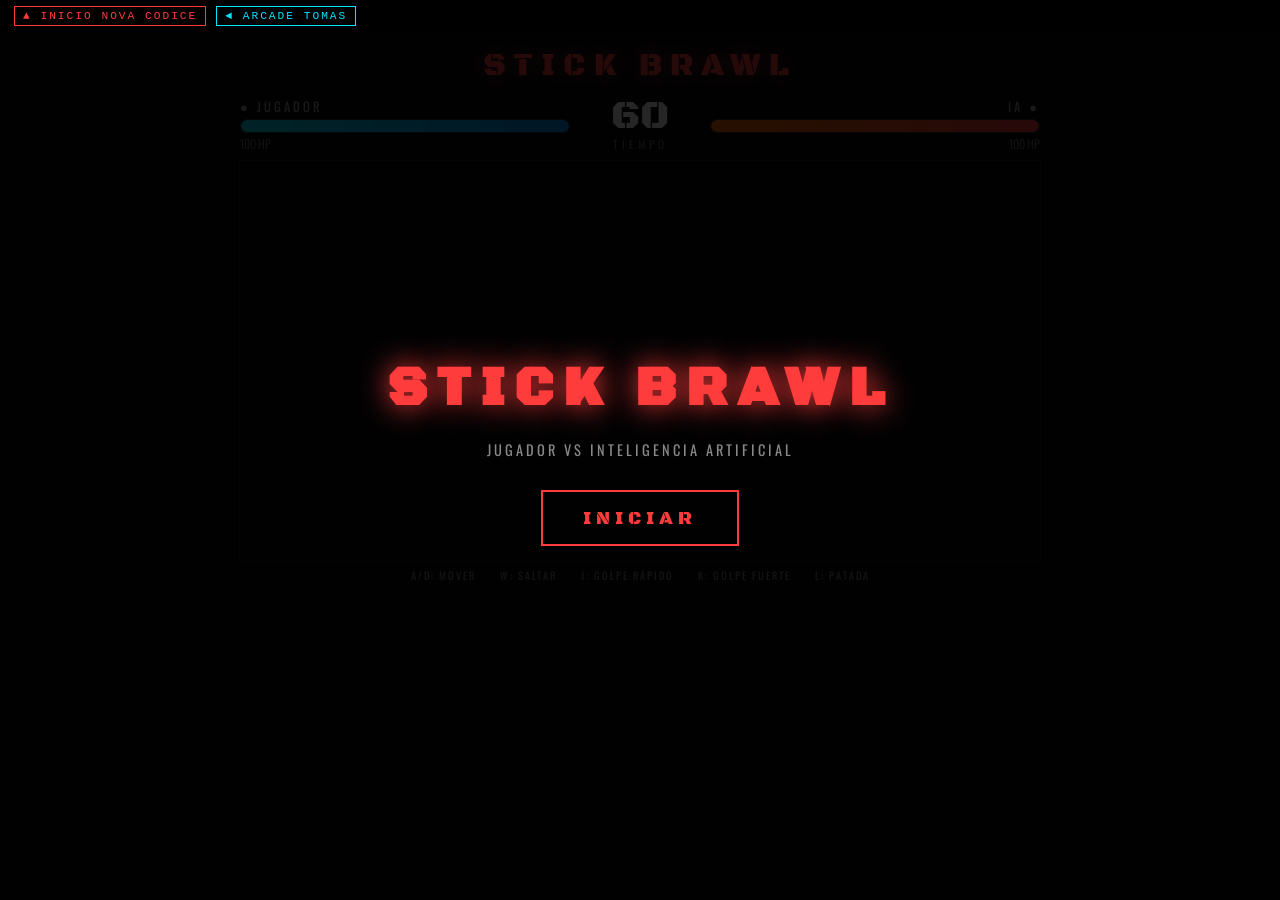
<file: integrantes/carpeta_tomas/juegos/stickman.html>
<!DOCTYPE html>
<html lang="es">
<head>
<meta charset="UTF-8">
<meta name="viewport" content="width=device-width, initial-scale=1.0">
<title>STICK BRAWL</title>
<style>
  @import url('https://fonts.googleapis.com/css2?family=Black+Ops+One&family=Oswald:wght@300;600&display=swap');

  * { margin: 0; padding: 0; box-sizing: border-box; }

  body {
    background: #0a0a0f;
    font-family: 'Oswald', sans-serif;
    overflow: hidden;
    height: 100vh;
    display: flex;
    flex-direction: column;
    align-items: center;
  }

  #title {
    font-family: 'Black Ops One', cursive;
    color: #ff3c3c;
    font-size: 2rem;
    letter-spacing: 8px;
    text-shadow: 0 0 20px #ff3c3c88;
    padding: 10px 0 5px;
  }

  #hud {
    width: 800px;
    display: flex;
    justify-content: space-between;
    align-items: center;
    padding: 5px 0 8px;
    gap: 10px;
  }

  .fighter-info { flex: 1; }
  .fighter-info.right { text-align: right; }

  .name {
    font-size: 0.8rem;
    letter-spacing: 3px;
    color: #aaa;
    text-transform: uppercase;
  }

  .hp-bar-bg {
    width: 100%;
    height: 14px;
    background: #1a1a2e;
    border-radius: 7px;
    border: 1px solid #333;
    overflow: hidden;
    margin-top: 3px;
  }

  .hp-bar {
    height: 100%;
    border-radius: 7px;
    transition: width 0.15s ease;
  }

  #p1-hp { background: linear-gradient(90deg, #00e5ff, #0095ff); }
  #p2-hp { background: linear-gradient(90deg, #ff6b00, #ff3c3c); float: right; }

  .hp-text {
    font-size: 0.75rem;
    font-weight: 300;
    color: #888;
    margin-top: 2px;
  }

  #round-info {
    text-align: center;
    min-width: 120px;
  }

  #timer {
    font-family: 'Black Ops One', cursive;
    font-size: 2.5rem;
    color: #fff;
    line-height: 1;
  }

  #round-label {
    font-size: 0.7rem;
    letter-spacing: 4px;
    color: #666;
  }

  #game-canvas {
    border: 1px solid #222;
    display: block;
    image-rendering: pixelated;
  }

  #controls {
    color: #555;
    font-size: 0.65rem;
    letter-spacing: 2px;
    padding: 6px 0;
    text-align: center;
  }

  #controls span { color: #888; margin: 0 10px; }

  #overlay {
    position: fixed;
    inset: 0;
    background: rgba(0,0,0,0.85);
    display: flex;
    flex-direction: column;
    align-items: center;
    justify-content: center;
    z-index: 100;
  }

  #overlay.hidden { display: none; }

  #overlay h1 {
    font-family: 'Black Ops One', cursive;
    font-size: 3.5rem;
    color: #ff3c3c;
    text-shadow: 0 0 30px #ff3c3c;
    letter-spacing: 10px;
  }

  #overlay p {
    color: #888;
    font-size: 0.9rem;
    letter-spacing: 3px;
    margin: 15px 0 30px;
  }

  #start-btn {
    background: none;
    border: 2px solid #ff3c3c;
    color: #ff3c3c;
    font-family: 'Black Ops One', cursive;
    font-size: 1.2rem;
    letter-spacing: 5px;
    padding: 14px 40px;
    cursor: pointer;
    text-transform: uppercase;
    transition: all 0.2s;
  }

  #start-btn:hover {
    background: #ff3c3c22;
    box-shadow: 0 0 20px #ff3c3c55;
  }

  #ko-msg {
    font-family: 'Black Ops One', cursive;
    font-size: 0;
    color: #ffe000;
    text-shadow: 0 0 40px #ffe000;
    position: fixed;
    left: 50%;
    top: 50%;
    transform: translate(-50%, -50%);
    letter-spacing: 10px;
    pointer-events: none;
    z-index: 200;
    transition: font-size 0.1s, opacity 0.5s;
    opacity: 0;
  }
</style>
</head>
<body>

<nav style="position:fixed;top:0;left:0;width:100%;display:flex;gap:10px;padding:6px 14px;background:rgba(0,0,0,0.75);z-index:9999;font-family:'Courier New',monospace;font-size:0.7rem;">
  <a href="../../../index.html" style="color:#ff3c3c;text-decoration:none;border:1px solid #ff3c3c;padding:3px 8px;letter-spacing:2px;">▲ INICIO NOVA CODICE</a>
  <a href="../index.html" style="color:#00e5ff;text-decoration:none;border:1px solid #00e5ff;padding:3px 8px;letter-spacing:2px;">◄ ARCADE TOMAS</a>
</nav>

<div id="title" style="margin-top:36px;">STICK BRAWL</div>

<div id="hud">
  <div class="fighter-info">
    <div class="name">● JUGADOR</div>
    <div class="hp-bar-bg"><div class="hp-bar" id="p1-hp" style="width:100%"></div></div>
    <div class="hp-text" id="p1-hp-text">100 HP</div>
  </div>
  <div id="round-info">
    <div id="timer">60</div>
    <div id="round-label">TIEMPO</div>
  </div>
  <div class="fighter-info right">
    <div class="name">IA ●</div>
    <div class="hp-bar-bg"><div class="hp-bar" id="p2-hp" style="width:100%"></div></div>
    <div class="hp-text" id="p2-hp-text">100 HP</div>
  </div>
</div>

<canvas id="game-canvas" width="800" height="400"></canvas>

<div id="controls">
  <span>A/D: MOVER</span>
  <span>W: SALTAR</span>
  <span>J: GOLPE RÁPIDO</span>
  <span>K: GOLPE FUERTE</span>
  <span>L: PATADA</span>
</div>

<div id="overlay">
  <h1>STICK BRAWL</h1>
  <p>JUGADOR VS INTELIGENCIA ARTIFICIAL</p>
  <button id="start-btn" onclick="startGame()">INICIAR</button>
</div>

<div id="ko-msg">K.O.!</div>

<script>
const canvas = document.getElementById('game-canvas');
const ctx = canvas.getContext('2d');
const W = canvas.width, H = canvas.height;
const FLOOR = H - 60;

// Colors
const BG_COLOR = '#0d0d18';
const FLOOR_COLOR = '#1a1a2e';
const P1_COLOR = '#00cfff';
const P2_COLOR = '#ff4444';
const SHADOW_COLOR = 'rgba(0,0,0,0.4)';

// Game state
let gameRunning = false;
let timerVal = 60;
let timerInterval = null;

const keys = {};
document.addEventListener('keydown', e => { keys[e.key] = true; e.preventDefault(); });
document.addEventListener('keyup', e => { keys[e.key] = false; });

// Stickman class
class Stickman {
  constructor(x, color, facingRight, isPlayer) {
    this.x = x;
    this.y = FLOOR;
    this.vx = 0;
    this.vy = 0;
    this.hp = 100;
    this.maxHp = 100;
    this.color = color;
    this.facingRight = facingRight;
    this.isPlayer = isPlayer;
    this.onGround = true;
    this.width = 30;
    this.height = 70;
    this.state = 'idle'; // idle, walk, jump, attack1, attack2, kick, hurt, block
    this.stateTimer = 0;
    this.attackHit = false;
    this.hitstun = 0;
    this.blockTimer = 0;
    this.isBlocking = false;

    // AI
    this.aiTimer = 0;
    this.aiAction = 'idle';
    this.aiActionTimer = 0;
    this.aiReactionDelay = 0;
  }

  get cx() { return this.x; }
  get cy() { return this.y - this.height / 2; }

  get hitbox() {
    return { x: this.x - 15, y: this.y - this.height, w: 30, h: this.height };
  }

  getAttackBox() {
    const dir = this.facingRight ? 1 : -1;
    if (this.state === 'attack1') {
      const bx = this.facingRight ? this.x + 10 : this.x - 55;
      return { x: bx, y: this.y - 65, w: 45, h: 30 };
    }
    if (this.state === 'attack2') {
      const bx = this.facingRight ? this.x + 5 : this.x - 60;
      return { x: bx, y: this.y - 65, w: 55, h: 35 };
    }
    if (this.state === 'kick') {
      const bx = this.facingRight ? this.x + 8 : this.x - 58;
      return { x: bx, y: this.y - 40, w: 50, h: 25 };
    }
    return null;
  }

  attack(type) {
    if (this.hitstun > 0) return;
    if (this.state === 'attack1' || this.state === 'attack2' || this.state === 'kick') return;
    this.state = type;
    this.stateTimer = type === 'attack2' ? 30 : 20;
    this.attackHit = false;
  }

  jump() {
    if (this.onGround && this.hitstun <= 0) {
      this.vy = -10;
      this.onGround = false;
      this.state = 'jump';
    }
  }

  takeDamage(dmg) {
    if (this.isBlocking) {
      dmg = Math.floor(dmg * 0.15);
    }
    this.hp = Math.max(0, this.hp - dmg);
    this.hitstun = 15;
    this.state = 'hurt';
    this.stateTimer = 15;
  }

  update(other) {
    // Gravity
    this.vy += 0.6;
    this.y += this.vy;
    this.x += this.vx;

    // Friction
    this.vx *= 0.65;

    // Floor
    if (this.y >= FLOOR) {
      this.y = FLOOR;
      this.vy = 0;
      this.onGround = true;
      if (this.state === 'jump') this.state = 'idle';
    }

    // Walls
    this.x = Math.max(20, Math.min(W - 20, this.x));

    // Timers
    if (this.stateTimer > 0) {
      this.stateTimer--;
      if (this.stateTimer <= 0 && (this.state === 'attack1' || this.state === 'attack2' || this.state === 'kick' || this.state === 'hurt')) {
        this.state = this.onGround ? 'idle' : 'jump';
      }
    }

    if (this.hitstun > 0) this.hitstun--;
    if (this.blockTimer > 0) {
      this.blockTimer--;
      this.isBlocking = this.blockTimer > 0;
    }

    // Face opponent
    if (Math.abs(this.x - other.x) > 5) {
      this.facingRight = other.x > this.x;
    }

    if (this.isPlayer) {
      this.playerInput(other);
    } else {
      this.aiUpdate(other);
    }
  }

  playerInput(other) {
    if (this.hitstun > 0) return;
    const speed = 2.8;
    if (keys['a'] || keys['A']) { this.vx = -speed; if (this.onGround) this.state = 'walk'; }
    else if (keys['d'] || keys['D']) { this.vx = speed; if (this.onGround) this.state = 'walk'; }
    else if (this.onGround && this.state === 'walk') this.state = 'idle';

    if ((keys['w'] || keys['W'])) this.jump();
    if (keys['j'] || keys['J']) this.attack('attack1');
    if (keys['k'] || keys['K']) this.attack('attack2');
    if (keys['l'] || keys['L']) this.attack('kick');

    // Block with S
    if (keys['s'] || keys['S']) {
      this.isBlocking = true;
      this.blockTimer = 5;
    }
  }

  aiUpdate(other) {
    if (this.hitstun > 0) return;

    this.aiTimer++;
    const dist = Math.abs(this.x - other.x);

    // Reaction delay
    if (this.aiReactionDelay > 0) { this.aiReactionDelay--; return; }

    // Decide new action periodically
    if (this.aiActionTimer <= 0) {
      const r = Math.random();
      const closeRange = dist < 80;
      const midRange = dist < 160;

      if (closeRange) {
        // Block sometimes if player attacking
        if ((other.state === 'attack1' || other.state === 'attack2' || other.state === 'kick') && r < 0.35) {
          this.aiAction = 'block';
          this.aiActionTimer = 18;
        } else if (r < 0.3) {
          this.aiAction = 'attack1';
          this.aiActionTimer = 20;
        } else if (r < 0.55) {
          this.aiAction = 'attack2';
          this.aiActionTimer = 30;
        } else if (r < 0.7) {
          this.aiAction = 'kick';
          this.aiActionTimer = 20;
        } else if (r < 0.8) {
          this.aiAction = 'jump';
          this.aiActionTimer = 15;
        } else {
          this.aiAction = 'retreat';
          this.aiActionTimer = 20;
        }
      } else if (midRange) {
        if (r < 0.5) { this.aiAction = 'approach'; this.aiActionTimer = 25; }
        else if (r < 0.7) { this.aiAction = 'jump'; this.aiActionTimer = 15; }
        else { this.aiAction = 'idle'; this.aiActionTimer = 15; }
      } else {
        this.aiAction = 'approach';
        this.aiActionTimer = 40;
      }
      this.aiReactionDelay = Math.floor(Math.random() * 8);
    }
    this.aiActionTimer--;

    const speed = 2.4;
    const dir = other.x > this.x ? 1 : -1;

    switch (this.aiAction) {
      case 'approach':
        this.vx = dir * speed;
        if (this.onGround) this.state = 'walk';
        break;
      case 'retreat':
        this.vx = -dir * speed;
        if (this.onGround) this.state = 'walk';
        break;
      case 'attack1': this.attack('attack1'); break;
      case 'attack2': this.attack('attack2'); break;
      case 'kick': this.attack('kick'); break;
      case 'jump': this.jump(); break;
      case 'block':
        this.isBlocking = true;
        this.blockTimer = 18;
        break;
      default:
        if (this.onGround) this.state = 'idle';
    }
  }

  draw() {
    ctx.save();
    const x = this.x;
    const y = this.y;
    const dir = this.facingRight ? 1 : -1;
    const t = Date.now() / 120;
    const c = this.color;
    const blocking = this.isBlocking;
    const hurt = this.state === 'hurt';

    // Shadow
    ctx.beginPath();
    ctx.ellipse(x, y + 2, 18, 6, 0, 0, Math.PI * 2);
    ctx.fillStyle = SHADOW_COLOR;
    ctx.fill();

    // Walk bob
    const bob = (this.state === 'walk') ? Math.sin(t * 4) * 3 : 0;

    ctx.strokeStyle = c;
    ctx.lineWidth = 3;
    ctx.lineCap = 'round';
    ctx.lineJoin = 'round';

    if (hurt) ctx.globalAlpha = 0.6 + Math.sin(t * 20) * 0.4;

    // Glow
    ctx.shadowColor = c;
    ctx.shadowBlur = 8;

    // Head
    ctx.beginPath();
    ctx.arc(x, y - 60 + bob, 10, 0, Math.PI * 2);
    ctx.strokeStyle = c;
    ctx.stroke();

    // Eyes
    const eyeX = x + dir * 4;
    const eyeY = y - 60 + bob;
    ctx.fillStyle = c;
    ctx.beginPath();
    ctx.arc(eyeX, eyeY - 1, 2, 0, Math.PI * 2);
    ctx.fill();

    // Torso
    const bodyY1 = y - 50 + bob;
    const bodyY2 = y - 28 + bob;
    ctx.beginPath();
    ctx.moveTo(x, bodyY1);
    ctx.lineTo(x, bodyY2);
    ctx.stroke();

    // Arms
    let arm1x, arm1y, arm2x, arm2y;
    const shoulderY = y - 44 + bob;

    if (this.state === 'attack1') {
      const at = 1 - this.stateTimer / 20;
      arm1x = x + dir * (20 + at * 20);
      arm1y = shoulderY - 5 + at * 5;
      arm2x = x - dir * 12;
      arm2y = shoulderY + 8;
    } else if (this.state === 'attack2') {
      const at = 1 - this.stateTimer / 30;
      arm1x = x + dir * (15 + at * 25);
      arm1y = shoulderY - 10 + at * 15;
      arm2x = x - dir * 10;
      arm2y = shoulderY + 5;
    } else if (blocking) {
      arm1x = x + dir * 10;
      arm1y = shoulderY - 12;
      arm2x = x + dir * 10;
      arm2y = shoulderY + 8;
    } else {
      const aw = this.state === 'walk' ? Math.sin(t * 4) * 12 : 0;
      arm1x = x + dir * 14 + aw;
      arm1y = shoulderY + 8;
      arm2x = x - dir * 14 - aw;
      arm2y = shoulderY + 8;
    }

    ctx.beginPath();
    ctx.moveTo(x, shoulderY);
    ctx.lineTo(arm1x, arm1y);
    ctx.stroke();
    ctx.beginPath();
    ctx.moveTo(x, shoulderY);
    ctx.lineTo(arm2x, arm2y);
    ctx.stroke();

    // Kick effect
    let leg1x, leg1y, leg2x, leg2y;
    const hipY = y - 28 + bob;

    if (this.state === 'kick') {
      const kt = 1 - this.stateTimer / 20;
      leg1x = x + dir * (15 + kt * 30);
      leg1y = y - 10 - kt * 15;
      leg2x = x - dir * 8;
      leg2y = y;
    } else if (this.state === 'jump') {
      leg1x = x + 12;
      leg1y = y - 12;
      leg2x = x - 12;
      leg2y = y - 12;
    } else {
      const lw = this.state === 'walk' ? Math.sin(t * 4) * 10 : 0;
      leg1x = x + 10 + lw;
      leg1y = y;
      leg2x = x - 10 - lw;
      leg2y = y;
    }

    ctx.beginPath();
    ctx.moveTo(x, hipY);
    ctx.lineTo(leg1x, leg1y);
    ctx.stroke();
    ctx.beginPath();
    ctx.moveTo(x, hipY);
    ctx.lineTo(leg2x, leg2y);
    ctx.stroke();

    // Block shield
    if (blocking) {
      ctx.globalAlpha = 0.4;
      ctx.fillStyle = c;
      ctx.beginPath();
      ctx.ellipse(x + dir * 14, y - 44, 14, 20, 0, 0, Math.PI * 2);
      ctx.fill();
      ctx.globalAlpha = 1;
    }

    ctx.restore();
  }
}

// Particles
const particles = [];
function spawnHitParticles(x, y, color) {
  for (let i = 0; i < 10; i++) {
    const angle = Math.random() * Math.PI * 2;
    const speed = 2 + Math.random() * 5;
    particles.push({
      x, y,
      vx: Math.cos(angle) * speed,
      vy: Math.sin(angle) * speed - 2,
      life: 1,
      decay: 0.05 + Math.random() * 0.05,
      color,
      size: 2 + Math.random() * 3
    });
  }
}

function updateParticles() {
  for (let i = particles.length - 1; i >= 0; i--) {
    const p = particles[i];
    p.x += p.vx;
    p.y += p.vy;
    p.vy += 0.3;
    p.life -= p.decay;
    if (p.life <= 0) particles.splice(i, 1);
  }
}

function drawParticles() {
  for (const p of particles) {
    ctx.save();
    ctx.globalAlpha = p.life;
    ctx.fillStyle = p.color;
    ctx.shadowColor = p.color;
    ctx.shadowBlur = 6;
    ctx.beginPath();
    ctx.arc(p.x, p.y, p.size, 0, Math.PI * 2);
    ctx.fill();
    ctx.restore();
  }
}

// Hit number effects
const hitTexts = [];
function spawnHitText(x, y, dmg) {
  hitTexts.push({ x, y, text: `-${dmg}`, life: 1, vy: -1.5 });
}

function updateHitTexts() {
  for (let i = hitTexts.length - 1; i >= 0; i--) {
    const h = hitTexts[i];
    h.y += h.vy;
    h.life -= 0.025;
    if (h.life <= 0) hitTexts.splice(i, 1);
  }
}

function drawHitTexts() {
  for (const h of hitTexts) {
    ctx.save();
    ctx.globalAlpha = h.life;
    ctx.font = 'bold 18px Oswald';
    ctx.fillStyle = '#ffe000';
    ctx.shadowColor = '#ffe000';
    ctx.shadowBlur = 8;
    ctx.fillText(h.text, h.x, h.y);
    ctx.restore();
  }
}

let p1, p2;

function startGame() {
  document.getElementById('overlay').classList.add('hidden');
  p1 = new Stickman(200, P1_COLOR, true, true);
  p2 = new Stickman(600, P2_COLOR, false, false);
  timerVal = 60;
  document.getElementById('timer').textContent = '60';
  particles.length = 0;
  hitTexts.length = 0;
  gameRunning = true;
  clearInterval(timerInterval);
  timerInterval = setInterval(() => {
    if (!gameRunning) return;
    timerVal--;
    document.getElementById('timer').textContent = timerVal;
    if (timerVal <= 0) endRound();
  }, 1000);
  requestAnimationFrame(loop);
}

function endRound() {
  gameRunning = false;
  clearInterval(timerInterval);
  let winner;
  if (p1.hp > p2.hp) winner = '¡JUGADOR GANA!';
  else if (p2.hp > p1.hp) winner = '¡IA GANA!';
  else winner = '¡EMPATE!';
  showKO(winner);
  setTimeout(() => {
    const ov = document.getElementById('overlay');
    ov.querySelector('h1').textContent = winner;
    ov.querySelector('p').textContent = 'PRESIONA INICIAR PARA JUGAR DE NUEVO';
    ov.querySelector('button').textContent = 'REVANCHA';
    ov.classList.remove('hidden');
  }, 2000);
}

function showKO(text) {
  const el = document.getElementById('ko-msg');
  el.textContent = text;
  el.style.fontSize = '4rem';
  el.style.opacity = '1';
  setTimeout(() => {
    el.style.opacity = '0';
    setTimeout(() => { el.style.fontSize = '0'; }, 500);
  }, 1500);
}

function checkHits(attacker, defender) {
  if (!attacker.attackHit) {
    const atk = attacker.getAttackBox();
    if (!atk) return;
    const def = defender.hitbox;
    if (
      atk.x < def.x + def.w &&
      atk.x + atk.w > def.x &&
      atk.y < def.y + def.h &&
      atk.y + atk.h > def.y
    ) {
      let dmg = attacker.state === 'attack1' ? 3 : attacker.state === 'attack2' ? 6 : 4;
      if (defender.isBlocking) dmg = Math.max(1, Math.floor(dmg * 0.15));
      defender.takeDamage(dmg);
      attacker.attackHit = true;
      spawnHitParticles(defender.x, defender.y - 35, defender.color);
      spawnHitText(defender.x - 10, defender.y - 55, dmg);
      // Knockback
      const dir = attacker.facingRight ? 1 : -1;
      defender.vx += dir * (attacker.state === 'attack2' ? 4 : 2.5);
      if (attacker.state === 'kick') defender.vy = -5;
    }
  }
}

function updateHUD() {
  const hp1 = Math.max(0, p1.hp);
  const hp2 = Math.max(0, p2.hp);
  document.getElementById('p1-hp').style.width = (hp1 / p1.maxHp * 100) + '%';
  document.getElementById('p2-hp').style.width = (hp2 / p2.maxHp * 100) + '%';
  document.getElementById('p1-hp-text').textContent = hp1 + ' HP';
  document.getElementById('p2-hp-text').textContent = hp2 + ' HP';
}

function drawBackground() {
  // Sky gradient
  const grad = ctx.createLinearGradient(0, 0, 0, H);
  grad.addColorStop(0, '#080810');
  grad.addColorStop(0.7, '#0d0d1a');
  grad.addColorStop(1, '#141430');
  ctx.fillStyle = grad;
  ctx.fillRect(0, 0, W, H);

  // Background grid lines
  ctx.strokeStyle = 'rgba(50,50,120,0.2)';
  ctx.lineWidth = 1;
  for (let gx = 0; gx < W; gx += 80) {
    ctx.beginPath(); ctx.moveTo(gx, 0); ctx.lineTo(gx, H); ctx.stroke();
  }
  for (let gy = 0; gy < H; gy += 80) {
    ctx.beginPath(); ctx.moveTo(0, gy); ctx.lineTo(W, gy); ctx.stroke();
  }

  // Floor
  ctx.fillStyle = '#13132a';
  ctx.fillRect(0, FLOOR, W, H - FLOOR);
  ctx.strokeStyle = '#2a2a5a';
  ctx.lineWidth = 2;
  ctx.beginPath();
  ctx.moveTo(0, FLOOR);
  ctx.lineTo(W, FLOOR);
  ctx.stroke();

  // Floor glow
  const floorGlow = ctx.createLinearGradient(0, FLOOR - 15, 0, FLOOR + 10);
  floorGlow.addColorStop(0, 'rgba(80,80,255,0.15)');
  floorGlow.addColorStop(1, 'rgba(0,0,0,0)');
  ctx.fillStyle = floorGlow;
  ctx.fillRect(0, FLOOR - 15, W, 25);
}

let lastTime = 0;
function loop(ts) {
  if (!gameRunning) return;

  ctx.clearRect(0, 0, W, H);
  drawBackground();

  p1.update(p2);
  p2.update(p1);

  checkHits(p1, p2);
  checkHits(p2, p1);

  updateParticles();
  updateHitTexts();

  // Push apart if overlapping
  const dx = p2.x - p1.x;
  if (Math.abs(dx) < 35) {
    const push = (35 - Math.abs(dx)) * 0.4;
    if (dx >= 0) { p1.x -= push; p2.x += push; }
    else { p1.x += push; p2.x -= push; }
  }

  drawParticles();
  p1.draw();
  p2.draw();
  drawHitTexts();

  updateHUD();

  // Check KO
  if (p1.hp <= 0 || p2.hp <= 0) {
    gameRunning = false;
    clearInterval(timerInterval);
    const winner = p1.hp <= 0 ? '¡IA GANA!' : '¡JUGADOR GANA!';
    showKO('K.O.!');
    setTimeout(() => {
      const ov = document.getElementById('overlay');
      ov.querySelector('h1').textContent = winner;
      ov.querySelector('p').textContent = 'PRESIONA REVANCHA PARA JUGAR DE NUEVO';
      ov.querySelector('button').textContent = 'REVANCHA';
      ov.classList.remove('hidden');
    }, 2000);
    return;
  }

  requestAnimationFrame(loop);
}
</script>
</body>
</html>
</file>
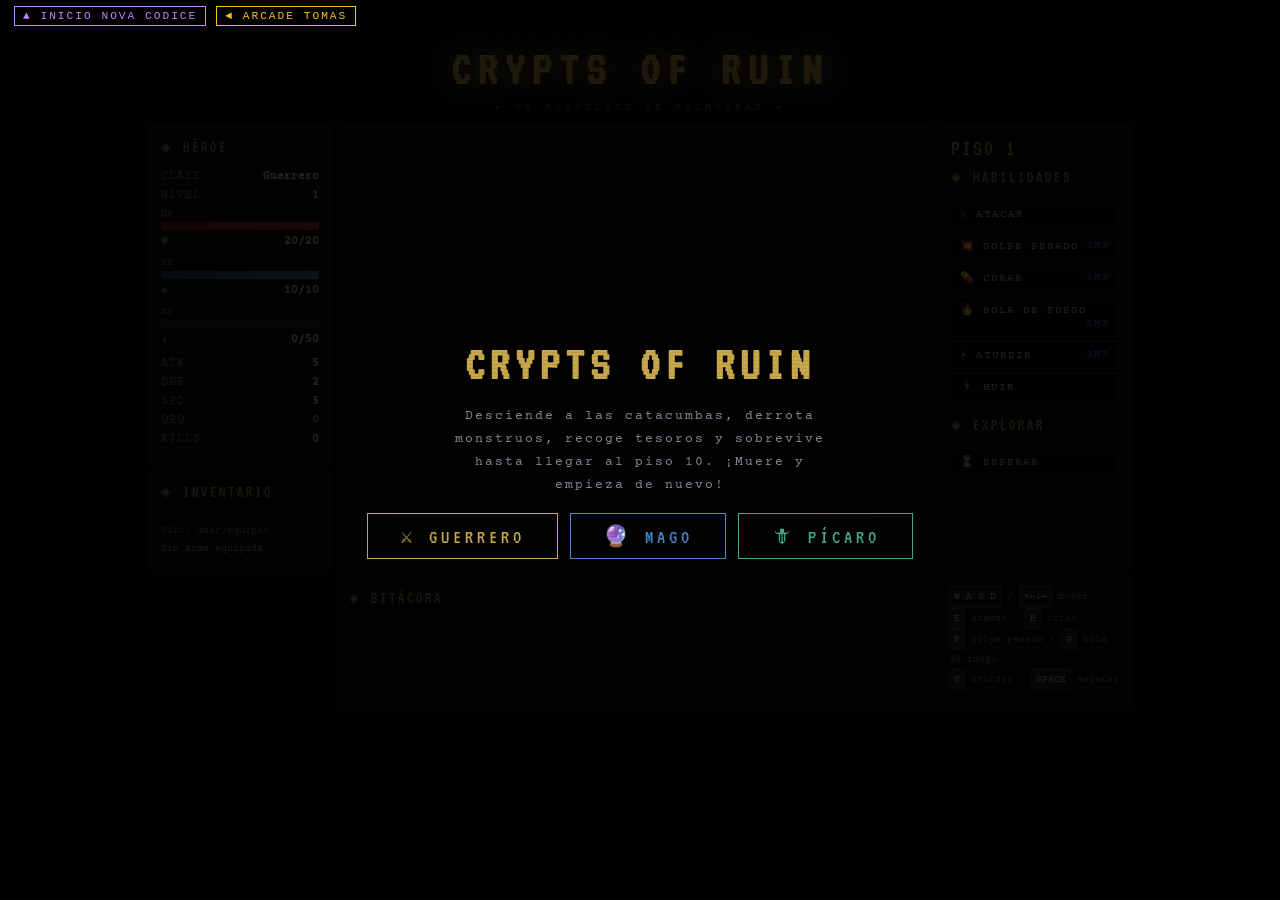
<file: integrantes/carpeta_tomas/juegos/tres_en_raya.html>
<!DOCTYPE html>
<html lang="es">
<head>
<meta charset="UTF-8">
<meta name="viewport" content="width=device-width, initial-scale=1.0">
<title>CRYPTS OF RUIN</title>
<link href="https://fonts.googleapis.com/css2?family=VT323&family=Courier+Prime:wght@400;700&display=swap" rel="stylesheet">
<style>
:root {
  --bg: #0d0d0d;
  --panel: #111118;
  --border: #2a2a3a;
  --gold: #c8a84b;
  --gold-glow: #c8a84b88;
  --red: #cc3333;
  --green: #44aa44;
  --blue: #4488cc;
  --purple: #9944cc;
  --gray: #666677;
  --white: #e8e8f0;
  --dim: #888899;
  --floor: #1e1e38;
  --wall: #0a0a14;
  --player-col: #f0d060;
  --enemy-col: #cc4444;
  --item-col: #44ccaa;
  --stairs-col: #8888ff;
  --visited: #161625;
}
* { margin:0; padding:0; box-sizing:border-box; }
body {
  background: var(--bg);
  color: var(--white);
  font-family: 'Courier Prime', monospace;
  min-height: 100vh;
  display: flex;
  flex-direction: column;
  align-items: center;
  justify-content: flex-start;
  padding: 10px;
  overflow-y: auto;
  overflow-x: hidden;
}
body::before {
  content:'';
  position:fixed; inset:0;
  background: repeating-linear-gradient(0deg, transparent, transparent 3px, rgba(0,0,0,0.08) 3px, rgba(0,0,0,0.08) 4px);
  pointer-events:none; z-index:999;
}
h1.game-title {
  font-family: 'VT323', monospace;
  font-size: clamp(2rem,5vw,3rem);
  color: var(--gold);
  text-shadow: 0 0 20px var(--gold-glow), 0 0 40px rgba(200,168,75,0.3);
  letter-spacing: 8px;
  text-align: center;
  margin-bottom: 6px;
}
.tagline {
  font-size: 0.65rem;
  color: var(--gray);
  letter-spacing: 4px;
  text-align: center;
  margin-bottom: 12px;
}

/* LAYOUT */
.game-wrap {
  display: grid;
  grid-template-columns: 180px 1fr 190px;
  grid-template-rows: auto 1fr auto;
  gap: 8px;
  width: 100%;
  max-width: 980px;
}
.panel {
  background: var(--panel);
  border: 1px solid var(--border);
  padding: 10px;
  position: relative;
  min-width: 0;
  overflow: hidden;
}
.panel-title {
  font-family: 'VT323', monospace;
  font-size: 1rem;
  color: var(--gold);
  letter-spacing: 3px;
  border-bottom: 1px solid var(--border);
  padding-bottom: 5px;
  margin-bottom: 8px;
}

/* MAP CANVAS */
#map-panel {
  grid-column: 2;
  grid-row: 1 / 3;
  display: flex;
  flex-direction: column;
  align-items: center;
  justify-content: center;
  min-width: 0;
}
#game-canvas {
  image-rendering: pixelated;
  display: block;
  border: 1px solid var(--border);
  width: 100%;
  max-width: 480px;
  height: auto;
}

/* STATS PANEL */
#stats-panel { grid-column: 1; grid-row: 1; }
.stat-row {
  display: flex;
  justify-content: space-between;
  align-items: center;
  margin-bottom: 6px;
  font-size: 0.75rem;
}
.stat-label { color: var(--dim); letter-spacing: 1px; }
.stat-val { color: var(--white); font-weight: 700; }
.bar-wrap { width: 100%; background: #222; height: 8px; border-radius: 2px; margin-bottom: 8px; }
.bar { height: 100%; border-radius: 2px; transition: width 0.3s; }
.hp-bar { background: linear-gradient(90deg, #882222, #cc3333); }
.mp-bar { background: linear-gradient(90deg, #224488, #4488cc); }
.xp-bar { background: linear-gradient(90deg, #886622, #c8a84b); }

/* INVENTORY */
#inv-panel { grid-column: 1; grid-row: 2; }
.inv-grid {
  display: grid;
  grid-template-columns: repeat(4, 1fr);
  gap: 4px;
}
.inv-slot {
  aspect-ratio: 1;
  border: 1px solid var(--border);
  background: #0a0a16;
  display: flex;
  align-items: center;
  justify-content: center;
  font-size: 1.1rem;
  cursor: pointer;
  transition: border-color 0.2s, background 0.2s;
  position: relative;
}
.inv-slot:hover { border-color: var(--gold); background: #1a1a28; }
.inv-slot.equipped { border-color: var(--gold); box-shadow: inset 0 0 6px rgba(200,168,75,0.3); }
.inv-slot .item-count {
  position: absolute;
  bottom: 1px; right: 2px;
  font-size: 0.5rem;
  color: var(--dim);
}

/* LOG */
#log-panel { grid-column: 2; grid-row: 3; }
#log-panel .panel-title { margin-bottom: 4px; }
#combat-log {
  font-size: 0.65rem;
  height: 80px;
  overflow-y: auto;
  line-height: 1.5;
}
#combat-log::-webkit-scrollbar { width: 3px; }
#combat-log::-webkit-scrollbar-thumb { background: var(--border); }
.log-entry { color: var(--dim); }
.log-entry.important { color: var(--white); }
.log-entry.damage { color: var(--red); }
.log-entry.heal { color: var(--green); }
.log-entry.item { color: var(--item-col); }
.log-entry.level { color: var(--gold); font-weight: 700; }
.log-entry.death { color: var(--red); font-weight: 700; }

/* RIGHT PANEL */
#right-panel { grid-column: 3; grid-row: 1 / 3; }
.skill-btn {
  width: 100%;
  background: #0a0a16;
  border: 1px solid var(--border);
  color: var(--white);
  font-family: 'Courier Prime', monospace;
  font-size: 0.7rem;
  padding: 6px 8px;
  cursor: pointer;
  text-align: left;
  margin-bottom: 4px;
  transition: all 0.2s;
  letter-spacing: 1px;
}
.skill-btn:hover:not(:disabled) { border-color: var(--blue); background: #0a1020; }
.skill-btn:disabled { opacity: 0.35; cursor: default; }
.skill-btn .skill-cost { float: right; color: var(--blue); }
.skill-btn.on-cooldown { border-color: #333; color: #555; }

.floor-info {
  font-family: 'VT323', monospace;
  font-size: 1.4rem;
  color: var(--gold);
  margin-bottom: 8px;
  letter-spacing: 2px;
}
.mini-map {
  margin-top: 10px;
  font-family: 'VT323', monospace;
  font-size: 0.55rem;
  line-height: 1;
  color: var(--gray);
  letter-spacing: 1px;
  overflow: hidden;
}

/* KEYS HINT */
.keys-hint {
  grid-column: 3;
  grid-row: 3;
  background: var(--panel);
  border: 1px solid var(--border);
  padding: 8px;
  font-size: 0.6rem;
  color: var(--dim);
  line-height: 2;
}
.key-tag {
  display: inline-block;
  background: #222;
  border: 1px solid #444;
  padding: 0 4px;
  border-radius: 2px;
  color: var(--white);
  font-size: 0.6rem;
}

/* OVERLAY */
.overlay {
  position: fixed; inset:0;
  background: rgba(0,0,0,0.85);
  display: flex; flex-direction: column;
  align-items: center; justify-content: center;
  z-index: 200;
  gap: 16px;
}
.overlay.hidden { display: none; }
.overlay h2 {
  font-family: 'VT323', monospace;
  font-size: 3rem;
  letter-spacing: 6px;
}
.overlay p { font-size: 0.8rem; color: var(--dim); letter-spacing: 2px; max-width: 380px; text-align: center; line-height: 1.8; }
.btn {
  font-family: 'VT323', monospace;
  font-size: 1.3rem;
  letter-spacing: 4px;
  padding: 10px 32px;
  background: transparent;
  border: 1px solid var(--gold);
  color: var(--gold);
  cursor: pointer;
  transition: all 0.2s;
}
.btn:hover { background: rgba(200,168,75,0.1); box-shadow: 0 0 20px rgba(200,168,75,0.3); }
.stat-sheet {
  display: grid;
  grid-template-columns: 1fr 1fr;
  gap: 6px 20px;
  font-size: 0.75rem;
  color: var(--dim);
  margin: 4px 0;
}
.stat-sheet span { color: var(--white); }

/* TOOLTIP */
#tooltip {
  position: fixed;
  background: #111;
  border: 1px solid var(--gold);
  padding: 6px 10px;
  font-size: 0.7rem;
  pointer-events: none;
  z-index: 500;
  display: none;
  max-width: 160px;
  line-height: 1.6;
}
#tooltip .tt-name { color: var(--gold); font-weight:700; display:block; }
#tooltip .tt-type { color: var(--dim); font-size:0.6rem; }
#tooltip .tt-desc { color: var(--white); margin-top:4px; }
#tooltip .tt-stat { color: var(--green); }

/* RESPONSIVE */
@media (max-width: 820px) {
  .game-wrap {
    grid-template-columns: 150px 1fr 160px;
  }
  .stat-row { font-size: 0.65rem; }
  .panel { padding: 6px; }
  .floor-info { font-size: 1.1rem; }
  .skill-btn { font-size: 0.6rem; padding: 4px 5px; }
  #stats-panel .panel-title, #inv-panel .panel-title, #right-panel .panel-title { font-size: 0.85rem; }
}

/* PARTICLE layer */
#particle-canvas {
  position: fixed; inset: 0;
  pointer-events: none;
  z-index: 100;
}
</style>
</head>
<body>
<canvas id="particle-canvas"></canvas>

<nav style="position:fixed;top:0;left:0;width:100%;display:flex;gap:10px;padding:6px 14px;background:rgba(0,0,0,0.75);z-index:9999;font-family:'Courier New',monospace;font-size:0.7rem;">
  <a href="../../../index.html" style="color:#c084fc;text-decoration:none;border:1px solid #c084fc;padding:3px 8px;letter-spacing:2px;">▲ INICIO NOVA CODICE</a>
  <a href="../index.html" style="color:#fbbf24;text-decoration:none;border:1px solid #fbbf24;padding:3px 8px;letter-spacing:2px;">◄ ARCADE TOMAS</a>
</nav>

<h1 class="game-title" style="margin-top:36px;">CRYPTS OF RUIN</h1>
<div class="tagline">▸ UN ROGUELITE DE MAZMORRAS ◂</div>

<div class="game-wrap">
  <!-- STATS -->
  <div class="panel" id="stats-panel">
    <div class="panel-title">◈ HÉROE</div>
    <div class="stat-row"><span class="stat-label">CLASE</span><span class="stat-val" id="s-class">Guerrero</span></div>
    <div class="stat-row"><span class="stat-label">NIVEL</span><span class="stat-val" id="s-level">1</span></div>
    <div style="font-size:0.65rem;color:var(--dim);margin-bottom:2px">HP</div>
    <div class="bar-wrap"><div class="bar hp-bar" id="hp-bar" style="width:100%"></div></div>
    <div class="stat-row" style="margin-top:-4px;margin-bottom:8px"><span class="stat-label">♥</span><span class="stat-val" id="s-hp">20/20</span></div>
    <div style="font-size:0.65rem;color:var(--dim);margin-bottom:2px">MP</div>
    <div class="bar-wrap"><div class="bar mp-bar" id="mp-bar" style="width:100%"></div></div>
    <div class="stat-row" style="margin-top:-4px;margin-bottom:8px"><span class="stat-label">◈</span><span class="stat-val" id="s-mp">10/10</span></div>
    <div style="font-size:0.65rem;color:var(--dim);margin-bottom:2px">XP</div>
    <div class="bar-wrap"><div class="bar xp-bar" id="xp-bar" style="width:0%"></div></div>
    <div class="stat-row" style="margin-top:-4px;margin-bottom:10px"><span class="stat-label">✦</span><span class="stat-val" id="s-xp">0/50</span></div>
    <div class="stat-row"><span class="stat-label">ATK</span><span class="stat-val" id="s-atk">5</span></div>
    <div class="stat-row"><span class="stat-label">DEF</span><span class="stat-val" id="s-def">2</span></div>
    <div class="stat-row"><span class="stat-label">SPD</span><span class="stat-val" id="s-spd">5</span></div>
    <div class="stat-row"><span class="stat-label">ORO</span><span class="stat-val" id="s-gold" style="color:var(--gold)">0</span></div>
    <div class="stat-row"><span class="stat-label">KILLS</span><span class="stat-val" id="s-kills">0</span></div>
  </div>

  <!-- MAP -->
  <div class="panel" id="map-panel">
    <canvas id="game-canvas" width="480" height="340"></canvas>
  </div>

  <!-- INVENTORY -->
  <div class="panel" id="inv-panel">
    <div class="panel-title">◈ INVENTARIO</div>
    <div class="inv-grid" id="inv-grid"></div>
    <div style="font-size:0.65rem;color:var(--dim);margin-top:8px;line-height:1.7">
      Clic: usar/equipar<br>
      <span id="equipped-text" style="color:var(--gold)">Sin arma equipada</span>
    </div>
  </div>

  <!-- LOG -->
  <div class="panel" id="log-panel">
    <div class="panel-title">◈ BITÁCORA</div>
    <div id="combat-log"></div>
  </div>

  <!-- RIGHT -->
  <div class="panel" id="right-panel">
    <div class="floor-info">PISO <span id="floor-num">1</span></div>
    <div class="panel-title">◈ HABILIDADES</div>
    <button class="skill-btn" id="sk-attack" onclick="skillAttack()">⚔ ATACAR<span class="skill-cost"></span></button>
    <button class="skill-btn" id="sk-heavy" onclick="skillHeavy()">💥 GOLPE PESADO<span class="skill-cost">3MP</span></button>
    <button class="skill-btn" id="sk-heal" onclick="skillHeal()">💊 CURAR<span class="skill-cost">4MP</span></button>
    <button class="skill-btn" id="sk-fireball" onclick="skillFireball()">🔥 BOLA DE FUEGO<span class="skill-cost">5MP</span></button>
    <button class="skill-btn" id="sk-stun" onclick="skillStun()">⚡ ATURDIR<span class="skill-cost">3MP</span></button>
    <button class="skill-btn" id="sk-flee" onclick="skillFlee()">🏃 HUIR</button>
    <div class="panel-title" style="margin-top:10px">◈ EXPLORAR</div>
    <button class="skill-btn" onclick="waitTurn()">⏳ ESPERAR</button>
    <div class="mini-map" id="mini-map"></div>
  </div>

  <!-- KEYS -->
  <div class="keys-hint">
    <span class="key-tag">W A S D</span> / <span class="key-tag">↑←↓→</span> mover<br>
    <span class="key-tag">E</span> atacar · <span class="key-tag">H</span> curar<br>
    <span class="key-tag">F</span> golpe pesado · <span class="key-tag">G</span> bola de fuego<br>
    <span class="key-tag">T</span> aturdir · <span class="key-tag">SPACE</span> esperar
  </div>
</div>

<!-- OVERLAYS -->
<div class="overlay" id="start-overlay">
  <h2 style="color:var(--gold)">CRYPTS OF RUIN</h2>
  <p>Desciende a las catacumbas, derrota monstruos, recoge tesoros y sobrevive hasta llegar al piso 10. ¡Muere y empieza de nuevo!</p>
  <div style="display:flex;gap:12px;flex-wrap:wrap;justify-content:center">
    <button class="btn" onclick="startGame('Guerrero')">⚔ GUERRERO</button>
    <button class="btn" onclick="startGame('Mago')" style="border-color:var(--blue);color:var(--blue)">🔮 MAGO</button>
    <button class="btn" onclick="startGame('Pícaro')" style="border-color:#44aa88;color:#44aa88">🗡 PÍCARO</button>
  </div>
</div>

<div class="overlay hidden" id="gameover-overlay">
  <h2 style="color:var(--red)">☠ HAS MUERTO</h2>
  <div class="stat-sheet" id="go-stats"></div>
  <button class="btn" onclick="resetGame()">REINTENTAR</button>
</div>

<div class="overlay hidden" id="win-overlay">
  <h2 style="color:var(--gold)">✦ VICTORIA ✦</h2>
  <p>¡Has conquistado las Crypts of Ruin!</p>
  <div class="stat-sheet" id="win-stats"></div>
  <button class="btn" onclick="resetGame()">NUEVA PARTIDA</button>
</div>

<div class="overlay hidden" id="combat-overlay" style="background:rgba(0,0,0,0.7)">
  <div style="background:#111;border:1px solid var(--red);padding:20px;min-width:320px;max-width:440px">
    <div style="font-family:'VT323',monospace;font-size:1.6rem;color:var(--red);letter-spacing:4px;margin-bottom:10px" id="co-title">⚔ COMBATE</div>
    <div style="display:flex;justify-content:space-between;margin-bottom:12px">
      <div>
        <div style="font-size:0.7rem;color:var(--dim)">TÚ</div>
        <div style="font-family:'VT323',monospace;font-size:1.5rem;color:var(--gold)" id="co-player-name">Guerrero</div>
        <div class="bar-wrap" style="width:120px"><div class="bar hp-bar" id="co-p-hp-bar" style="width:100%"></div></div>
        <div style="font-size:0.7rem" id="co-p-hp">20/20</div>
        <div class="bar-wrap" style="width:120px"><div class="bar mp-bar" id="co-p-mp-bar" style="width:100%"></div></div>
        <div style="font-size:0.7rem;color:var(--blue)" id="co-p-mp">10/10</div>
      </div>
      <div style="font-family:'VT323',monospace;font-size:3rem;color:var(--red);align-self:center">VS</div>
      <div style="text-align:right">
        <div style="font-size:0.7rem;color:var(--dim)">ENEMIGO</div>
        <div style="font-family:'VT323',monospace;font-size:1.5rem;color:var(--red)" id="co-enemy-name">Rata</div>
        <div class="bar-wrap" style="width:120px;margin-left:auto"><div class="bar hp-bar" id="co-e-hp-bar" style="width:100%"></div></div>
        <div style="font-size:0.7rem;text-align:right" id="co-e-hp">8/8</div>
        <div style="font-size:0.65rem;color:var(--dim);text-align:right;margin-top:4px" id="co-e-status"></div>
      </div>
    </div>
    <div id="co-log" style="height:90px;overflow-y:auto;font-size:0.7rem;color:var(--dim);border-top:1px solid #222;padding-top:8px;line-height:1.8"></div>
    <div style="display:flex;gap:6px;flex-wrap:wrap;margin-top:10px">
      <button class="skill-btn" style="flex:1;min-width:80px" onclick="combatAction('attack')">⚔ Atacar</button>
      <button class="skill-btn" style="flex:1;min-width:80px" id="cb-heavy" onclick="combatAction('heavy')">💥 Pesado<small style="color:var(--blue)"> 3MP</small></button>
      <button class="skill-btn" style="flex:1;min-width:80px" id="cb-fireball" onclick="combatAction('fireball')">🔥 Fuego<small style="color:var(--blue)"> 5MP</small></button>
      <button class="skill-btn" style="flex:1;min-width:80px" id="cb-stun" onclick="combatAction('stun')">⚡ Aturdir<small style="color:var(--blue)"> 3MP</small></button>
      <button class="skill-btn" style="flex:1;min-width:80px" id="cb-heal" onclick="combatAction('heal')">💊 Curar<small style="color:var(--blue)"> 4MP</small></button>
      <button class="skill-btn" style="flex:1;min-width:80px" id="cb-item" onclick="combatAction('item')">🧪 Poción</button>
      <button class="skill-btn" style="flex:1;min-width:80px" onclick="combatAction('flee')">🏃 Huir</button>
    </div>
  </div>
</div>

<div id="tooltip"></div>

<script>
// ═══════════════════════════════════
//  CONSTANTS & CONFIG
// ═══════════════════════════════════
const TILE = 16;
const MAP_W = 30, MAP_H = 21;
const CANVAS_W = MAP_W * TILE, CANVAS_H = MAP_H * TILE;

const T = { WALL:0, FLOOR:1, DOOR:2, STAIRS:3, CHEST:4 };
const DIR = { w:[0,-1], s:[0,1], a:[-1,0], d:[1,0] };

const ITEM_DEFS = [
  {id:'sword',     name:'Espada',       emoji:'⚔', type:'weapon', atk:4,  desc:'Daño +4'},
  {id:'axe',       name:'Hacha',        emoji:'🪓', type:'weapon', atk:7,  desc:'Daño +7'},
  {id:'dagger',    name:'Daga',         emoji:'🗡', type:'weapon', atk:3, spd:2, desc:'Daño +3, Vel +2'},
  {id:'staff',     name:'Báculo',       emoji:'🪄', type:'weapon', atk:2, mp:5, desc:'Daño +2, MP+5'},
  {id:'shield',    name:'Escudo',       emoji:'🛡', type:'armor', def:4, desc:'DEF +4'},
  {id:'armor',     name:'Armadura',     emoji:'🥋', type:'armor', def:6, desc:'DEF +6'},
  {id:'ring',      name:'Anillo Mágico',emoji:'💍', type:'armor', mp:8, desc:'MP +8'},
  {id:'potion',    name:'Poción HP',    emoji:'🧪', type:'consumable', hp:20, desc:'Restaura 20 HP', count:1},
  {id:'potion2',   name:'Poción Grande',emoji:'⚗', type:'consumable', hp:40, desc:'Restaura 40 HP', count:1},
  {id:'mppotion',  name:'Poción de MP', emoji:'🔷', type:'consumable', mp:15, desc:'Restaura 15 MP', count:1},
  {id:'bomb',      name:'Bomba',        emoji:'💣', type:'consumable', dmg:15, desc:'Daño 15 al enemigo', count:1},
  {id:'scroll',    name:'Pergamino',    emoji:'📜', type:'consumable', xp:30, desc:'Gana 30 XP', count:1},
];

const ENEMY_DEFS = [
  {id:'rat',    name:'Rata',       emoji:'🐀', hp:8,  atk:3,  def:0, xp:8,  gold:2,  floor:1},
  {id:'slime',  name:'Slime',      emoji:'🟢', hp:12, atk:4,  def:1, xp:12, gold:3,  floor:1},
  {id:'goblin', name:'Goblin',     emoji:'👺', hp:18, atk:6,  def:2, xp:18, gold:5,  floor:2},
  {id:'skeleton',name:'Esqueleto', emoji:'💀', hp:22, atk:7,  def:3, xp:22, gold:6,  floor:3},
  {id:'orc',    name:'Orco',       emoji:'👹', hp:35, atk:9,  def:4, xp:30, gold:10, floor:4},
  {id:'vampire',name:'Vampiro',    emoji:'🧛', hp:30, atk:11, def:3, xp:35, gold:12, floor:5, regen:2},
  {id:'demon',  name:'Demonio',    emoji:'😈', hp:45, atk:13, def:5, xp:45, gold:15, floor:6},
  {id:'dragon', name:'Dragón',     emoji:'🐉', hp:80, atk:18, def:8, xp:100,gold:50, floor:8, boss:true},
  {id:'lich',   name:'Lich',       emoji:'🦴', hp:60, atk:20, def:6, xp:80, gold:40, floor:9, boss:true},
  {id:'diablo', name:'DIABLO',     emoji:'👿', hp:120,atk:25, def:10,xp:200,gold:100,floor:10,boss:true},
];

// ═══════════════════════════════════
//  GAME STATE
// ═══════════════════════════════════
let G = {}; // game state
let inCombat = false;
let currentEnemy = null;
let particles = [];

const canvas = document.getElementById('game-canvas');
const ctx = canvas.getContext('2d');
canvas.width = CANVAS_W; canvas.height = CANVAS_H;

const pcv = document.getElementById('particle-canvas');
pcv.width = window.innerWidth; pcv.height = window.innerHeight;
const pctx = pcv.getContext('2d');

// ═══════════════════════════════════
//  MAP GENERATION
// ═══════════════════════════════════
function generateMap(floor) {
  const map = [];
  for(let y=0;y<MAP_H;y++) { map[y]=[]; for(let x=0;x<MAP_W;x++) map[y][x]=T.WALL; }

  const rooms = [];
  const NUM_ROOMS = 6 + Math.min(floor, 4);
  for(let i=0;i<60;i++) {
    if(rooms.length >= NUM_ROOMS) break;
    const rw = 4 + Math.floor(Math.random()*5);
    const rh = 3 + Math.floor(Math.random()*4);
    const rx = 1 + Math.floor(Math.random()*(MAP_W-rw-2));
    const ry = 1 + Math.floor(Math.random()*(MAP_H-rh-2));
    let ok = true;
    for(const r of rooms) {
      if(rx<r.x+r.w+1 && rx+rw>r.x-1 && ry<r.y+r.h+1 && ry+rh>r.y-1) { ok=false; break; }
    }
    if(!ok) continue;
    rooms.push({x:rx,y:ry,w:rw,h:rh});
    for(let y=ry;y<ry+rh;y++) for(let x=rx;x<rx+rw;x++) map[y][x]=T.FLOOR;
  }

  // corridors
  for(let i=1;i<rooms.length;i++) {
    const a=rooms[i-1], b=rooms[i];
    const cx1=Math.floor(a.x+a.w/2), cy1=Math.floor(a.y+a.h/2);
    const cx2=Math.floor(b.x+b.w/2), cy2=Math.floor(b.y+b.h/2);
    let x=cx1,y=cy1;
    while(x!==cx2){map[y][x]=T.FLOOR;x+=x<cx2?1:-1;}
    while(y!==cy2){map[y][x]=T.FLOOR;y+=y<cy2?1:-1;}
  }

  // stairs in last room
  const last = rooms[rooms.length-1];
  const sx = Math.floor(last.x+last.w/2), sy = Math.floor(last.y+last.h/2);
  map[sy][sx] = T.STAIRS;

  // chests
  const chestCount = 2 + Math.floor(Math.random()*2);
  for(let i=0;i<chestCount;i++) {
    const r = rooms[1+Math.floor(Math.random()*(rooms.length-1))];
    const cx = r.x+1+Math.floor(Math.random()*(r.w-2));
    const cy = r.y+1+Math.floor(Math.random()*(r.h-2));
    if(map[cy][cx]===T.FLOOR) map[cy][cx]=T.CHEST;
  }

  // player start
  const first = rooms[0];
  const px = Math.floor(first.x+first.w/2), py = Math.floor(first.y+first.h/2);

  // enemies
  const enemies = [];
  const enemyCount = 3 + floor + Math.floor(Math.random()*3);
  const eligible = ENEMY_DEFS.filter(e=>e.floor<=floor && !e.boss);
  const boss = floor >= 5 ? ENEMY_DEFS.filter(e=>e.boss && e.floor<=floor).pop() : null;

  for(let i=0;i<enemyCount;i++) {
    const r = rooms[1+Math.floor(Math.random()*(rooms.length-1))];
    const ex = r.x+1+Math.floor(Math.random()*(r.w-2));
    const ey = r.y+1+Math.floor(Math.random()*(r.h-2));
    if(map[ey][ex]===T.FLOOR) {
      const def = eligible[Math.floor(Math.random()*eligible.length)];
      const scale = 1 + (floor - def.floor) * 0.15;
      enemies.push({
        ...def,
        hp: Math.round(def.hp*scale), maxHp: Math.round(def.hp*scale),
        atk: Math.round(def.atk*scale), def: def.def,
        x:ex, y:ey, alive:true, stunned:false
      });
    }
  }

  if(boss) {
    const r = rooms[rooms.length-2];
    const bx = Math.floor(r.x+r.w/2), by = Math.floor(r.y+r.h/2);
    enemies.push({...boss, hp:boss.hp,maxHp:boss.hp,x:bx,y:by,alive:true,stunned:false});
  }

  return { map, rooms, playerStart:{x:px,y:py}, enemies, visited: new Set() };
}

// ═══════════════════════════════════
//  GAME INIT
// ═══════════════════════════════════
function startGame(cls) {
  document.getElementById('start-overlay').classList.add('hidden');
  const classes = {
    'Guerrero': {hp:25,mp:8,atk:6,def:3,spd:5},
    'Mago':     {hp:16,mp:20,atk:4,def:1,spd:4},
    'Pícaro':   {hp:20,mp:10,atk:5,def:2,spd:8},
  };
  const base = classes[cls];
  G = {
    cls, level:1, xp:0, xpNext:50, floor:1,
    hp: base.hp, maxHp: base.hp,
    mp: base.mp, maxMp: base.mp,
    atk: base.atk, def: base.def, spd: base.spd,
    gold: 0, kills: 0,
    inventory: [], equippedWeapon: null, equippedArmor: null,
    ...generateMap(1),
    px: 0, py: 0,
    turnCount: 0, stepsSinceRegen: 0,
    stunned: false
  };
  G.px = G.playerStart.x; G.py = G.playerStart.y;
  markVisible();
  document.getElementById('s-class').textContent = cls;
  addLog(`Entras a las catacumbas como ${cls}. ¡Buena suerte!`, 'important');
  addLog('Llega al piso 10 y derrota al Diablo final.', 'item');
  renderAll();
  initInventoryUI();
  startParticles();
}

function resetGame() {
  document.getElementById('gameover-overlay').classList.add('hidden');
  document.getElementById('win-overlay').classList.add('hidden');
  document.getElementById('start-overlay').classList.remove('hidden');
  document.getElementById('combat-log').innerHTML = '';
}

// ═══════════════════════════════════
//  VISIBILITY / FOG
// ═══════════════════════════════════
function markVisible() {
  const r = 5;
  for(let dy=-r;dy<=r;dy++) for(let dx=-r;dx<=r;dx++) {
    if(dx*dx+dy*dy<=r*r+2) {
      const k = `${G.px+dx},${G.py+dy}`;
      G.visited.add(k);
    }
  }
}

function isVisible(x,y) {
  const dx=x-G.px, dy=y-G.py;
  return dx*dx+dy*dy<=25;
}

// ═══════════════════════════════════
//  RENDERING
// ═══════════════════════════════════
const COLORS = {
  wall: '#0c0c1c', wallBorder: '#252540',
  floor: '#1e2040', floorVisited: '#151530',
  stairs: '#4444cc', stairsBorder: '#9999ff',
  chest: '#8a6520', chestOpen: '#333',
  player: '#f0d060', enemy: '#cc4444',
  item: '#44ccaa',
};

function renderAll() {
  if(!G.map) return;
  ctx.fillStyle = '#050508';
  ctx.fillRect(0,0,CANVAS_W,CANVAS_H);

  for(let y=0;y<MAP_H;y++) {
    for(let x=0;x<MAP_W;x++) {
      const vis = isVisible(x,y);
      const wasVis = G.visited.has(`${x},${y}`);
      if(!wasVis && !vis) continue;
      const t = G.map[y][x];
      const alpha = vis ? 1 : 0.55;
      ctx.globalAlpha = alpha;
      drawTile(x,y,t);
    }
  }

  // enemies
  for(const e of G.enemies) {
    if(!e.alive) continue;
    if(!isVisible(e.x,e.y)) continue;
    ctx.globalAlpha = 1;
    ctx.font = `${TILE-2}px serif`;
    ctx.textAlign = 'center';
    ctx.textBaseline = 'middle';
    ctx.fillText(e.emoji, e.x*TILE+TILE/2, e.y*TILE+TILE/2);
    // HP bar
    const hpPct = e.hp/e.maxHp;
    ctx.fillStyle = '#440000';
    ctx.fillRect(e.x*TILE, e.y*TILE-3, TILE, 2);
    ctx.fillStyle = hpPct>0.5?'#44aa44':hpPct>0.25?'#aaaa44':'#cc3333';
    ctx.fillRect(e.x*TILE, e.y*TILE-3, TILE*hpPct, 2);
    if(e.stunned) {
      ctx.font = '8px serif'; ctx.fillText('⚡', e.x*TILE+TILE-4, e.y*TILE);
    }
  }

  // player
  ctx.globalAlpha = 1;
  ctx.font = `${TILE}px serif`;
  ctx.textAlign = 'center';
  ctx.textBaseline = 'middle';
  ctx.fillText('🧙', G.px*TILE+TILE/2, G.py*TILE+TILE/2);

  ctx.globalAlpha = 1;
  updateMiniMap();
}

function drawTile(x,y,t) {
  const px=x*TILE, py=y*TILE;
  const vis = isVisible(x,y);
  if(t===T.WALL) {
    ctx.fillStyle = vis ? '#14142a' : '#0c0c1c';
    ctx.fillRect(px,py,TILE,TILE);
    ctx.fillStyle = vis ? '#2e2e55' : '#1a1a30';
    ctx.fillRect(px,py,TILE,1); ctx.fillRect(px,py,1,TILE);
    ctx.fillRect(px,py+TILE-1,TILE,1); ctx.fillRect(px+TILE-1,py,1,TILE);
  } else if(t===T.FLOOR) {
    ctx.fillStyle = vis ? '#1e2248' : '#14163a';
    ctx.fillRect(px,py,TILE,TILE);
    // subtle grid lines for visible tiles
    if(vis) {
      ctx.fillStyle = 'rgba(100,100,180,0.08)';
      ctx.fillRect(px,py,TILE,1);
      ctx.fillRect(px,py,1,TILE);
    }
  } else if(t===T.STAIRS) {
    ctx.fillStyle = '#1e2248';
    ctx.fillRect(px,py,TILE,TILE);
    ctx.fillStyle = '#4444cc';
    ctx.fillRect(px+2,py+2,TILE-4,TILE-4);
    ctx.fillStyle = '#9999ff';
    ctx.fillRect(px+4,py+4,TILE-8,TILE-8);
    ctx.fillStyle='#ffffff';
    ctx.font = '9px serif'; ctx.textAlign='center'; ctx.textBaseline='middle';
    ctx.fillText('▼',px+TILE/2,py+TILE/2);
  } else if(t===T.CHEST) {
    ctx.fillStyle = '#1e2248';
    ctx.fillRect(px,py,TILE,TILE);
    ctx.font = `${TILE-2}px serif`;
    ctx.textAlign='center'; ctx.textBaseline='middle';
    ctx.fillText('📦',px+TILE/2,py+TILE/2);
  } else if(t===T.DOOR) {
    ctx.fillStyle = '#2a1a0a';
    ctx.fillRect(px,py,TILE,TILE);
    ctx.font = '9px serif'; ctx.textAlign='center'; ctx.textBaseline='middle';
    ctx.fillText('🚪',px+TILE/2,py+TILE/2);
  }
}

function updateMiniMap() {
  const SCALE = 3;
  let html = '';
  for(let y=0;y<MAP_H;y++) {
    for(let x=0;x<MAP_W;x++) {
      const vis = G.visited.has(`${x},${y}`);
      const t = G.map[y][x];
      let c = '';
      if(!vis) c='·';
      else if(t===T.WALL) c='█';
      else if(t===T.STAIRS) c='▼';
      else if(t===T.CHEST) c='C';
      else c=' ';
      if(x===G.px && y===G.py) c='@';
      html += `<span style="color:${c==='@'?'#f0d060':c==='▼'?'#8888ff':c==='C'?'#44ccaa':c==='█'?'#2a2a4a':'#333'}">${c}</span>`;
    }
    html += '<br>';
  }
  document.getElementById('mini-map').innerHTML = html;
}

// ═══════════════════════════════════
//  HUD UPDATE
// ═══════════════════════════════════
function updateHUD() {
  document.getElementById('s-level').textContent = G.level;
  document.getElementById('s-hp').textContent = `${G.hp}/${G.maxHp}`;
  document.getElementById('s-mp').textContent = `${G.mp}/${G.maxMp}`;
  document.getElementById('s-xp').textContent = `${G.xp}/${G.xpNext}`;
  document.getElementById('s-atk').textContent = effectiveAtk();
  document.getElementById('s-def').textContent = effectiveDef();
  document.getElementById('s-spd').textContent = G.spd;
  document.getElementById('s-gold').textContent = G.gold;
  document.getElementById('s-kills').textContent = G.kills;
  document.getElementById('floor-num').textContent = G.floor;
  document.getElementById('hp-bar').style.width = (G.hp/G.maxHp*100)+'%';
  document.getElementById('mp-bar').style.width = (G.mp/G.maxMp*100)+'%';
  document.getElementById('xp-bar').style.width = (G.xp/G.xpNext*100)+'%';

  if(G.equippedWeapon) {
    document.getElementById('equipped-text').textContent = `${G.equippedWeapon.emoji} ${G.equippedWeapon.name}`;
  } else {
    document.getElementById('equipped-text').textContent = 'Sin arma equipada';
  }
}

function effectiveAtk() { return G.atk + (G.equippedWeapon?.atk||0); }
function effectiveDef() { return G.def + (G.equippedArmor?.def||0); }

// ═══════════════════════════════════
//  MOVEMENT & EXPLORATION
// ═══════════════════════════════════
function tryMove(dx,dy) {
  if(inCombat || !G.map) return;
  const nx=G.px+dx, ny=G.py+dy;
  if(nx<0||ny<0||nx>=MAP_W||ny>=MAP_H) return;
  const tile = G.map[ny][nx];
  if(tile===T.WALL) { addLog('Una pared te bloquea el paso.'); return; }

  // Check enemy at position
  const enemy = G.enemies.find(e=>e.alive&&e.x===nx&&e.y===ny);
  if(enemy) { startCombat(enemy); return; }

  G.px=nx; G.py=ny;
  G.stepsSinceRegen++;
  if(G.stepsSinceRegen>=5) { G.stepsSinceRegen=0; regenPassive(); }

  markVisible();

  // tile events
  if(tile===T.STAIRS) {
    addLog(`Desciendes al piso ${G.floor+1}...`, 'important');
    G.floor++;
    if(G.floor>10) { winGame(); return; }
    const newMap = generateMap(G.floor);
    Object.assign(G, newMap);
    G.px=G.playerStart.x; G.py=G.playerStart.y;
    markVisible();
    addLog(`Piso ${G.floor}. La oscuridad es más densa aquí.`);
    if(G.floor===10) addLog('¡Sientes la presencia de DIABLO!', 'death');
  } else if(tile===T.CHEST) {
    openChest(nx,ny);
  }

  G.turnCount++;
  enemyTurn(false);
  updateHUD();
  renderAll();
}

function regenPassive() {
  if(G.hp<G.maxHp) { G.hp=Math.min(G.maxHp,G.hp+1); }
  if(G.mp<G.maxMp) { G.mp=Math.min(G.maxMp,G.mp+1); }
}

function openChest(x,y) {
  G.map[y][x] = T.FLOOR;
  const roll = Math.random();
  if(roll < 0.5) {
    // item
    const candidates = ITEM_DEFS.filter(i=>i.type!=='consumable');
    const extra = ITEM_DEFS.filter(i=>i.type==='consumable');
    const pool = roll<0.3 ? candidates : extra;
    const item = {...pool[Math.floor(Math.random()*pool.length)]};
    if(item.count) item.count=1;
    addToInventory(item);
    addLog(`📦 Cofre: encontraste ${item.emoji} ${item.name}!`, 'item');
    spawnParticles(x*TILE+8, y*TILE+8, 10, '#c8a84b');
  } else {
    const amount = (5+Math.floor(Math.random()*10))*G.floor;
    G.gold += amount;
    addLog(`📦 Cofre: ${amount} monedas de oro!`, 'item');
    spawnParticles(x*TILE+8, y*TILE+8, 8, '#f0d060');
  }
}

// ═══════════════════════════════════
//  INVENTORY
// ═══════════════════════════════════
function addToInventory(item) {
  if(G.inventory.length>=16) { addLog('Inventario lleno! Objeto perdido.'); return; }
  // stack consumables
  if(item.type==='consumable') {
    const existing = G.inventory.find(i=>i.id===item.id);
    if(existing) { existing.count=(existing.count||1)+1; initInventoryUI(); return; }
  }
  G.inventory.push(item);
  initInventoryUI();
}

function initInventoryUI() {
  const grid = document.getElementById('inv-grid');
  grid.innerHTML = '';
  for(let i=0;i<16;i++) {
    const slot = document.createElement('div');
    slot.className='inv-slot';
    const item = G.inventory[i];
    if(item) {
      slot.textContent = item.emoji;
      if(item.count>1) {
        const cnt = document.createElement('div');
        cnt.className='item-count'; cnt.textContent=item.count;
        slot.appendChild(cnt);
      }
      if(G.equippedWeapon===item || G.equippedArmor===item) slot.classList.add('equipped');
      slot.title=item.name;
      slot.addEventListener('click',()=>useItem(i));
      slot.addEventListener('mouseenter',e=>showTooltip(e,item));
      slot.addEventListener('mouseleave',hideTooltip);
    }
    grid.appendChild(slot);
  }
  updateHUD();
}

function useItem(idx) {
  const item = G.inventory[idx];
  if(!item) return;
  if(item.type==='weapon') {
    if(G.equippedWeapon===item) { G.equippedWeapon=null; addLog(`Desequipas ${item.name}.`); }
    else { G.equippedWeapon=item; addLog(`Equipas ${item.emoji} ${item.name}.`, 'item'); }
  } else if(item.type==='armor') {
    if(G.equippedArmor===item) { G.equippedArmor=null; addLog(`Desequipas ${item.name}.`); }
    else { G.equippedArmor=item; addLog(`Equipas ${item.emoji} ${item.name}.`, 'item'); }
  } else if(item.type==='consumable') {
    consumeItem(item, idx);
  }
  initInventoryUI();
}

function consumeItem(item, idx) {
  if(item.hp) { G.hp=Math.min(G.maxHp,G.hp+item.hp); addLog(`💊 Usas ${item.name}. +${item.hp} HP`, 'heal'); }
  if(item.mp) { G.mp=Math.min(G.maxMp,G.mp+item.mp); addLog(`🔷 Usas ${item.name}. +${item.mp} MP`, 'heal'); }
  if(item.xp) { G.xp+=item.xp; addLog(`📜 Ganas ${item.xp} XP.`, 'item'); checkLevelUp(); }
  if(item.dmg && inCombat && currentEnemy) {
    const dmg = item.dmg;
    currentEnemy.hp -= dmg;
    addLog(`💣 Bomba! ${currentEnemy.name} sufre ${dmg} daños.`, 'damage');
    updateCombatUI();
    if(currentEnemy.hp<=0) { endCombat(true); return; }
  }
  item.count=(item.count||1)-1;
  if(item.count<=0) G.inventory.splice(idx,1);
  initInventoryUI(); updateHUD();
}

// ═══════════════════════════════════
//  COMBAT
// ═══════════════════════════════════
function startCombat(enemy) {
  inCombat=true; currentEnemy=enemy;
  document.getElementById('combat-overlay').classList.remove('hidden');
  document.getElementById('co-title').textContent=`⚔ COMBATE — Piso ${G.floor}`;
  document.getElementById('co-player-name').textContent=`${G.cls} Nv.${G.level}`;
  if(enemy.boss) addLog(`¡¡ JEFE: ${enemy.name} ${enemy.emoji} !!`, 'death');
  else addLog(`⚔ Encuentras ${enemy.emoji} ${enemy.name}!`, 'damage');
  document.getElementById('co-log').innerHTML='';
  updateCombatUI();
  checkCombatButtons();
}

function updateCombatUI() {
  if(!currentEnemy) return;
  document.getElementById('co-enemy-name').textContent=`${currentEnemy.emoji} ${currentEnemy.name}`;
  document.getElementById('co-p-hp').textContent=`${G.hp}/${G.maxHp}`;
  document.getElementById('co-p-mp').textContent=`${G.mp}/${G.maxMp}`;
  document.getElementById('co-e-hp').textContent=`${currentEnemy.hp}/${currentEnemy.maxHp}`;
  document.getElementById('co-p-hp-bar').style.width=(G.hp/G.maxHp*100)+'%';
  document.getElementById('co-p-mp-bar').style.width=(G.mp/G.maxMp*100)+'%';
  document.getElementById('co-e-hp-bar').style.width=(Math.max(0,currentEnemy.hp)/currentEnemy.maxHp*100)+'%';
  document.getElementById('co-e-status').textContent=currentEnemy.stunned?'⚡ ATURDIDO':'';
  checkCombatButtons();
}

function checkCombatButtons() {
  document.getElementById('cb-heavy').disabled = G.mp<3;
  document.getElementById('cb-fireball').disabled = G.mp<5;
  document.getElementById('cb-stun').disabled = G.mp<3;
  document.getElementById('cb-heal').disabled = G.mp<4;
  const hasPotion = G.inventory.some(i=>i.id==='potion'||i.id==='potion2');
  document.getElementById('cb-item').disabled = !hasPotion;
}

function coLog(msg, cls='') {
  const el=document.getElementById('co-log');
  const div=document.createElement('div');
  div.textContent=msg; if(cls) div.style.color=cls;
  el.appendChild(div);
  el.scrollTop=el.scrollHeight;
}

function combatAction(action) {
  if(!inCombat||!currentEnemy) return;
  let playerDmg=0, msg='';

  if(action==='attack') {
    playerDmg = calcDamage(effectiveAtk(), currentEnemy.def);
    msg=`⚔ Atacas a ${currentEnemy.name} por ${playerDmg} daños.`;
    coLog(msg,'#e8e8f0');
  } else if(action==='heavy') {
    if(G.mp<3) return;
    G.mp-=3;
    playerDmg = Math.floor(calcDamage(effectiveAtk(),currentEnemy.def)*1.8);
    msg=`💥 Golpe Pesado! ${currentEnemy.name} sufre ${playerDmg} daños.`;
    coLog(msg,'#ffaa44');
  } else if(action==='fireball') {
    if(G.mp<5) return;
    G.mp-=5;
    playerDmg = 8 + G.level*3 + Math.floor(Math.random()*8);
    msg=`🔥 Bola de Fuego! ${currentEnemy.name} sufre ${playerDmg} daños mágicos.`;
    coLog(msg,'#ff7744');
  } else if(action==='stun') {
    if(G.mp<3) return;
    G.mp-=3;
    currentEnemy.stunned=true;
    playerDmg = Math.floor(calcDamage(effectiveAtk(),currentEnemy.def)*0.5);
    coLog(`⚡ Aturdiste a ${currentEnemy.name}! Sufre ${playerDmg} daños y pierde su turno.`,'#8888ff');
  } else if(action==='heal') {
    if(G.mp<4) return;
    G.mp-=4;
    const healAmt = 10+G.level*2+Math.floor(Math.random()*8);
    G.hp=Math.min(G.maxHp,G.hp+healAmt);
    coLog(`💊 Te curas ${healAmt} HP.`,'#44aa44');
    updateCombatUI(); updateHUD();
    enemyCombatTurn(); return;
  } else if(action==='item') {
    const potIdx = G.inventory.findIndex(i=>i.id==='potion'||i.id==='potion2');
    if(potIdx>=0) { consumeItem(G.inventory[potIdx], potIdx); updateCombatUI(); enemyCombatTurn(); return; }
    return;
  } else if(action==='flee') {
    const success = Math.random() < (0.3 + G.spd*0.04);
    if(success) {
      coLog('🏃 ¡Escapas del combate!','#aaaaaa');
      addLog('Huyes del combate.'); endCombat(false); return;
    } else {
      coLog('🏃 Intentas huir... ¡pero fallas!','#cc6666');
      enemyCombatTurn(); return;
    }
  }

  if(playerDmg>0) currentEnemy.hp-=playerDmg;
  if(currentEnemy.hp<=0) { endCombat(true); return; }
  if(!currentEnemy.stunned) enemyCombatTurn();
  else { currentEnemy.stunned=false; updateCombatUI(); }
  updateHUD();
}

function enemyCombatTurn() {
  if(!currentEnemy||currentEnemy.hp<=0) return;
  // Regen vampiro
  if(currentEnemy.regen) {
    currentEnemy.hp=Math.min(currentEnemy.maxHp,currentEnemy.hp+currentEnemy.regen);
    coLog(`🧛 ${currentEnemy.name} se regenera ${currentEnemy.regen} HP.`,'#884488');
  }
  const dmg = Math.max(1, currentEnemy.atk - effectiveDef() + Math.floor(Math.random()*4)-1);
  G.hp=Math.max(0,G.hp-dmg);
  coLog(`${currentEnemy.emoji} ${currentEnemy.name} te ataca por ${dmg} daños.`,'#cc4444');
  if(G.hp<=0) { endCombat(false); return; }
  updateCombatUI(); updateHUD();
}

function calcDamage(atk, def) {
  return Math.max(1, atk - def + Math.floor(Math.random()*4));
}

function endCombat(won) {
  document.getElementById('combat-overlay').classList.add('hidden');
  inCombat=false;
  if(won) {
    currentEnemy.alive=false;
    G.kills++;
    G.xp+=currentEnemy.xp; G.gold+=currentEnemy.gold;
    addLog(`✓ Derrotas a ${currentEnemy.emoji} ${currentEnemy.name}! +${currentEnemy.xp}xp +${currentEnemy.gold}oro`, 'item');
    spawnParticles(currentEnemy.x*TILE+8, currentEnemy.y*TILE+8, 12, '#cc4444');
    checkLevelUp();
    // random item drop
    if(Math.random()<0.25) {
      const pool = ITEM_DEFS.filter(i=>i.type==='consumable');
      const item = {...pool[Math.floor(Math.random()*pool.length)], count:1};
      addToInventory(item);
      addLog(`💎 ${currentEnemy.name} dejó ${item.emoji} ${item.name}!`, 'item');
    }
  } else if(G.hp<=0) {
    gameOver();
    return;
  }
  currentEnemy=null;
  updateHUD(); renderAll();
}

function checkLevelUp() {
  if(G.xp>=G.xpNext) {
    G.level++;
    G.xp-=G.xpNext; G.xpNext=Math.floor(G.xpNext*1.5);
    G.maxHp+=5; G.hp=Math.min(G.maxHp,G.hp+8);
    G.maxMp+=3; G.mp=Math.min(G.maxMp,G.mp+3);
    G.atk+=1; G.def+=1;
    addLog(`✦ NIVEL ${G.level}! HP+5 MP+3 ATK+1 DEF+1`, 'level');
    spawnParticles(G.px*TILE+8, G.py*TILE+8, 20, '#c8a84b');
    updateHUD();
  }
}

// Enemy passive move (when player moves)
function enemyTurn(fromCombat=false) {
  for(const e of G.enemies) {
    if(!e.alive) continue;
    if(!isVisible(e.x,e.y)) continue;
    // move toward player
    const dx=G.px-e.x, dy=G.py-e.y;
    const dist=Math.abs(dx)+Math.abs(dy);
    if(dist<=1) { if(!fromCombat) startCombat(e); return; }
    if(dist>8) continue;
    // simple pathfinding: move in dominant direction
    const mx=dx===0?0:(dx>0?1:-1);
    const my=dy===0?0:(dy>0?1:-1);
    const nx=e.x+mx, ny=e.y+my;
    if(nx>=0&&ny>=0&&nx<MAP_W&&ny<MAP_H && G.map[ny][nx]!==T.WALL) {
      const blocked=G.enemies.some(o=>o.alive&&o!==e&&o.x===nx&&o.y===ny);
      if(!blocked && !(nx===G.px&&ny===G.py)) { e.x=nx; e.y=ny; }
    }
  }
}

// ═══════════════════════════════════
//  SKILLS (keyboard shortcuts)
// ═══════════════════════════════════
function skillAttack() { if(inCombat) combatAction('attack'); }
function skillHeavy() { if(inCombat) combatAction('heavy'); }
function skillHeal() { if(inCombat) combatAction('heal'); }
function skillFireball() { if(inCombat) combatAction('fireball'); }
function skillStun() { if(inCombat) combatAction('stun'); }
function skillFlee() { if(inCombat) combatAction('flee'); }
function waitTurn() {
  if(inCombat) return;
  regenPassive(); regenPassive();
  addLog('Esperas un turno...');
  enemyTurn(false); updateHUD(); renderAll();
}

// ═══════════════════════════════════
//  GAME OVER / WIN
// ═══════════════════════════════════
function gameOver() {
  inCombat=false;
  document.getElementById('combat-overlay').classList.add('hidden');
  document.getElementById('gameover-overlay').classList.remove('hidden');
  document.getElementById('go-stats').innerHTML=`
    <div>Nivel</div><div><span>${G.level}</span></div>
    <div>Piso</div><div><span>${G.floor}</span></div>
    <div>Kills</div><div><span>${G.kills}</span></div>
    <div>Oro</div><div><span>${G.gold}</span></div>
    <div>XP</div><div><span>${G.xp}</span></div>
    <div>Turnos</div><div><span>${G.turnCount}</span></div>
  `;
}

function winGame() {
  document.getElementById('win-overlay').classList.remove('hidden');
  document.getElementById('win-stats').innerHTML=`
    <div>Nivel</div><div><span>${G.level}</span></div>
    <div>Kills</div><div><span>${G.kills}</span></div>
    <div>Oro</div><div><span>${G.gold}</span></div>
  `;
}

// ═══════════════════════════════════
//  LOG
// ═══════════════════════════════════
function addLog(msg, cls='') {
  const log=document.getElementById('combat-log');
  const div=document.createElement('div');
  div.className='log-entry'+(cls?' '+cls:'');
  div.textContent=msg;
  log.appendChild(div);
  if(log.children.length>40) log.removeChild(log.firstChild);
  log.scrollTop=log.scrollHeight;
}

// ═══════════════════════════════════
//  TOOLTIP
// ═══════════════════════════════════
function showTooltip(e, item) {
  const tt=document.getElementById('tooltip');
  tt.innerHTML=`<span class="tt-name">${item.emoji} ${item.name}</span>
    <span class="tt-type">${item.type}</span>
    <div class="tt-desc">${item.desc}</div>`;
  tt.style.display='block';
  tt.style.left=(e.pageX+12)+'px'; tt.style.top=(e.pageY-10)+'px';
}
function hideTooltip() { document.getElementById('tooltip').style.display='none'; }

// ═══════════════════════════════════
//  PARTICLES
// ═══════════════════════════════════
function spawnParticles(cx,cy,count,color) {
  const rect=canvas.getBoundingClientRect();
  for(let i=0;i<count;i++) {
    const angle=Math.random()*Math.PI*2;
    const spd=1+Math.random()*3;
    particles.push({
      x:rect.left+cx, y:rect.top+cy,
      vx:Math.cos(angle)*spd, vy:Math.sin(angle)*spd,
      life:1, color, size:2+Math.random()*3
    });
  }
}

function startParticles() {
  function tick() {
    pctx.clearRect(0,0,pcv.width,pcv.height);
    particles=particles.filter(p=>{
      p.x+=p.vx; p.y+=p.vy; p.vy+=0.1; p.life-=0.03;
      if(p.life<=0) return false;
      pctx.globalAlpha=p.life;
      pctx.fillStyle=p.color;
      pctx.beginPath();
      pctx.arc(p.x,p.y,p.size,0,Math.PI*2);
      pctx.fill();
      return true;
    });
    pctx.globalAlpha=1;
    requestAnimationFrame(tick);
  }
  tick();
}

// ═══════════════════════════════════
//  KEYBOARD
// ═══════════════════════════════════
document.addEventListener('keydown', e=>{
  if(!G.map) return;
  if(e.key==='ArrowUp'   ||e.key==='w'||e.key==='W') { e.preventDefault(); tryMove(0,-1); }
  if(e.key==='ArrowDown' ||e.key==='s'||e.key==='S') { e.preventDefault(); tryMove(0,1); }
  if(e.key==='ArrowLeft' ||e.key==='a'||e.key==='A') { e.preventDefault(); tryMove(-1,0); }
  if(e.key==='ArrowRight'||e.key==='d'||e.key==='D') { e.preventDefault(); tryMove(1,0); }
  if(e.key==='e'||e.key==='E') { if(inCombat) combatAction('attack'); }
  if(e.key==='h'||e.key==='H') { if(inCombat) combatAction('heal'); }
  if(e.key==='f'||e.key==='F') { if(inCombat) combatAction('heavy'); }
  if(e.key==='g'||e.key==='G') { if(inCombat) combatAction('fireball'); }
  if(e.key==='t'||e.key==='T') { if(inCombat) combatAction('stun'); }
  if(e.key===' ') { e.preventDefault(); waitTurn(); }
});

// Canvas click to move
canvas.addEventListener('click', e=>{
  if(inCombat) return;
  const rect=canvas.getBoundingClientRect();
  const tx=Math.floor((e.clientX-rect.left)/TILE);
  const ty=Math.floor((e.clientY-rect.top)/TILE);
  const dx=tx-G.px, dy=ty-G.py;
  if(Math.abs(dx)+Math.abs(dy)===1) tryMove(dx,dy);
  else if(Math.abs(dx)<=1&&Math.abs(dy)<=1&&(dx!==0||dy!==0)) tryMove(Math.sign(dx)||0,Math.sign(dy)||0);
});

// Init particles loop before game starts
(function tick() { pctx.clearRect(0,0,pcv.width,pcv.height); requestAnimationFrame(tick); })();
</script>
</body>
</html>
</file>
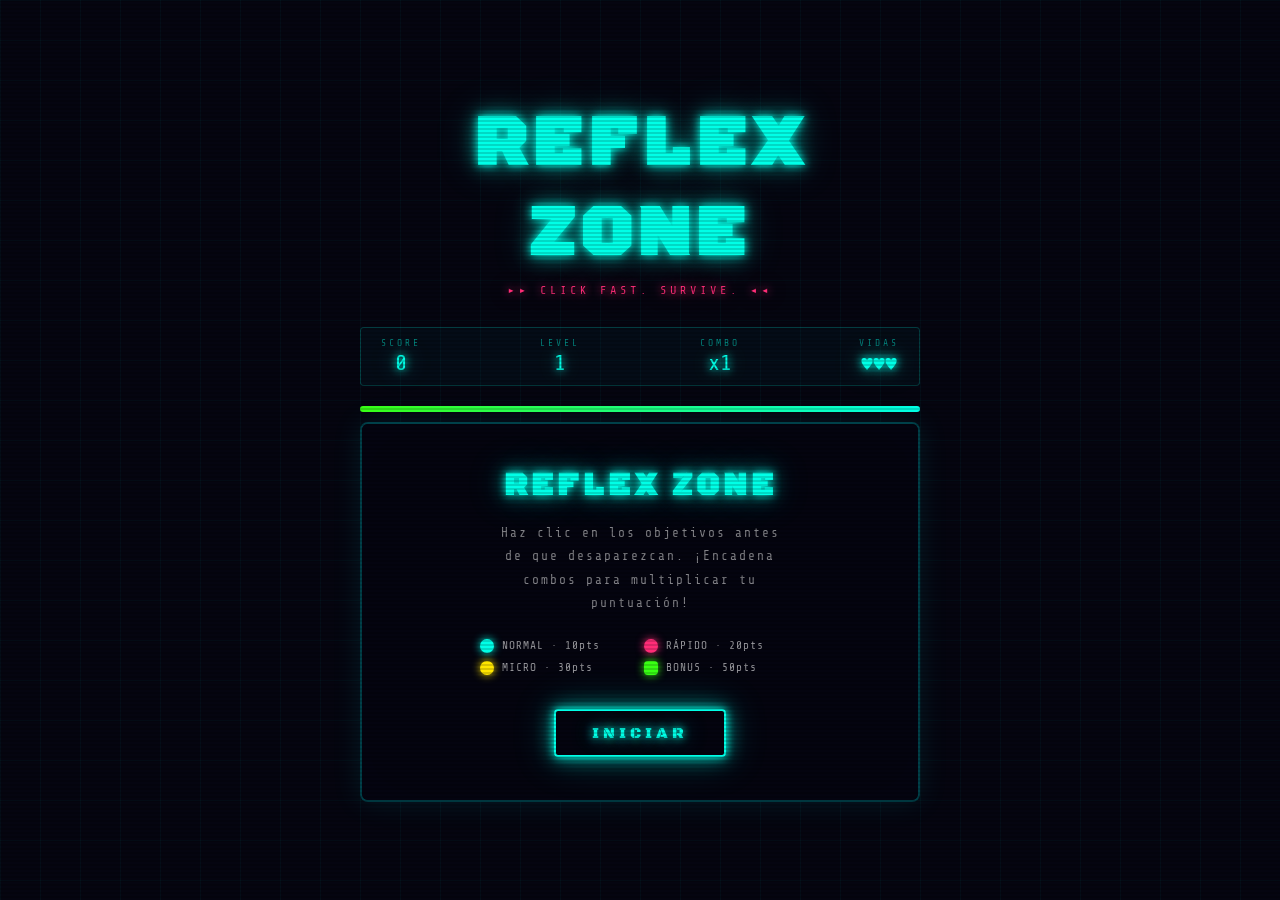
<file: Pagina_web/integrantes/carpeta_tomas/juegos/hack_terminal.html>
<!DOCTYPE html>
<html lang="es">
<head>
<meta charset="UTF-8">
<meta name="viewport" content="width=device-width, initial-scale=1.0">
<title>REFLEX ZONE</title>
<link href="https://fonts.googleapis.com/css2?family=Black+Ops+One&family=Share+Tech+Mono&display=swap" rel="stylesheet">
<style>
  :root {
    --neon-cyan: #00ffe7;
    --neon-pink: #ff2d78;
    --neon-yellow: #ffe600;
    --neon-green: #39ff14;
    --bg: #050510;
    --panel: #0a0a1f;
    --glow-cyan: 0 0 8px #00ffe7, 0 0 20px #00ffe799, 0 0 40px #00ffe744;
    --glow-pink: 0 0 8px #ff2d78, 0 0 20px #ff2d7899, 0 0 40px #ff2d7844;
    --glow-green: 0 0 8px #39ff14, 0 0 20px #39ff1499, 0 0 40px #39ff1444;
    --glow-yellow: 0 0 8px #ffe600, 0 0 20px #ffe60099, 0 0 40px #ffe60044;
  }

  * { margin: 0; padding: 0; box-sizing: border-box; }

  body {
    background: var(--bg);
    min-height: 100vh;
    display: flex;
    flex-direction: column;
    align-items: center;
    justify-content: center;
    font-family: 'Share Tech Mono', monospace;
    overflow: hidden;
    position: relative;
  }

  /* Scanlines */
  body::before {
    content: '';
    position: fixed;
    inset: 0;
    background: repeating-linear-gradient(0deg, transparent, transparent 2px, rgba(0,0,0,0.15) 2px, rgba(0,0,0,0.15) 4px);
    pointer-events: none;
    z-index: 100;
  }

  /* Grid background */
  body::after {
    content: '';
    position: fixed;
    inset: 0;
    background-image:
      linear-gradient(rgba(0,255,231,0.04) 1px, transparent 1px),
      linear-gradient(90deg, rgba(0,255,231,0.04) 1px, transparent 1px);
    background-size: 40px 40px;
    pointer-events: none;
    z-index: 0;
  }

  .container {
    position: relative;
    z-index: 10;
    text-align: center;
    width: 100%;
    max-width: 600px;
    padding: 20px;
  }

  h1 {
    font-family: 'Black Ops One', cursive;
    font-size: clamp(2.5rem, 8vw, 4.5rem);
    color: var(--neon-cyan);
    text-shadow: var(--glow-cyan);
    letter-spacing: 6px;
    margin-bottom: 4px;
    animation: flicker 5s infinite;
  }

  .subtitle {
    color: var(--neon-pink);
    text-shadow: var(--glow-pink);
    font-size: 0.75rem;
    letter-spacing: 4px;
    margin-bottom: 30px;
  }

  @keyframes flicker {
    0%,96%,98%,100% { opacity: 1; }
    97%,99% { opacity: 0.6; }
  }

  /* HUD */
  .hud {
    display: flex;
    justify-content: space-between;
    align-items: center;
    margin-bottom: 20px;
    padding: 10px 20px;
    border: 1px solid rgba(0,255,231,0.2);
    background: rgba(0,255,231,0.03);
    border-radius: 4px;
  }

  .hud-item { text-align: center; }
  .hud-label { font-size: 0.6rem; color: rgba(0,255,231,0.5); letter-spacing: 3px; margin-bottom: 2px; }
  .hud-value { font-size: 1.4rem; color: var(--neon-cyan); text-shadow: var(--glow-cyan); }

  /* Game arena */
  #arena {
    position: relative;
    width: 100%;
    height: 380px;
    border: 2px solid rgba(0,255,231,0.25);
    border-radius: 8px;
    background: rgba(0,0,20,0.9);
    overflow: hidden;
    cursor: crosshair;
    box-shadow: inset 0 0 60px rgba(0,255,231,0.03), 0 0 30px rgba(0,255,231,0.1);
  }

  /* Target */
  .target {
    position: absolute;
    border-radius: 50%;
    transform: translate(-50%, -50%);
    cursor: pointer;
    transition: transform 0.05s;
    display: flex;
    align-items: center;
    justify-content: center;
  }

  .target::before {
    content: '';
    position: absolute;
    border-radius: 50%;
    border: 2px solid currentColor;
    width: 140%;
    height: 140%;
    animation: ring-pulse 0.8s ease-out infinite;
    opacity: 0.5;
  }

  @keyframes ring-pulse {
    0% { transform: scale(0.7); opacity: 0.7; }
    100% { transform: scale(1.2); opacity: 0; }
  }

  .target.type-cyan {
    background: radial-gradient(circle, rgba(0,255,231,0.9) 0%, rgba(0,255,231,0.3) 60%, transparent 100%);
    color: var(--neon-cyan);
    box-shadow: var(--glow-cyan), inset 0 0 15px rgba(0,255,231,0.5);
    width: 52px; height: 52px;
  }

  .target.type-pink {
    background: radial-gradient(circle, rgba(255,45,120,0.9) 0%, rgba(255,45,120,0.3) 60%, transparent 100%);
    color: var(--neon-pink);
    box-shadow: var(--glow-pink), inset 0 0 15px rgba(255,45,120,0.5);
    width: 40px; height: 40px;
  }

  .target.type-yellow {
    background: radial-gradient(circle, rgba(255,230,0,0.9) 0%, rgba(255,230,0,0.3) 60%, transparent 100%);
    color: var(--neon-yellow);
    box-shadow: var(--glow-yellow), inset 0 0 15px rgba(255,230,0,0.5);
    width: 32px; height: 32px;
  }

  .target.type-green {
    background: radial-gradient(circle, rgba(57,255,20,0.9) 0%, rgba(57,255,20,0.3) 60%, transparent 100%);
    color: var(--neon-green);
    box-shadow: var(--glow-green), inset 0 0 15px rgba(57,255,20,0.5);
    width: 60px; height: 60px;
  }

  /* bonus star */
  .target.bonus {
    border-radius: 12px;
    transform: translate(-50%, -50%) rotate(15deg);
    animation: spin-bonus 2s linear infinite;
  }

  @keyframes spin-bonus {
    from { transform: translate(-50%, -50%) rotate(0deg); }
    to { transform: translate(-50%, -50%) rotate(360deg); }
  }

  /* Floating score popup */
  .score-pop {
    position: absolute;
    font-family: 'Black Ops One', cursive;
    font-size: 1.2rem;
    pointer-events: none;
    animation: float-up 0.8s forwards;
    z-index: 50;
  }

  @keyframes float-up {
    0% { opacity: 1; transform: translateY(0) scale(1.2); }
    100% { opacity: 0; transform: translateY(-60px) scale(0.8); }
  }

  /* Shrink bar */
  .shrink-bar-wrap {
    position: absolute;
    bottom: 0;
    left: 0;
    right: 0;
    height: 4px;
    background: rgba(255,255,255,0.05);
  }

  .shrink-bar {
    height: 100%;
    background: var(--neon-green);
    box-shadow: var(--glow-green);
    transition: background 0.3s, box-shadow 0.3s;
  }

  /* Screens */
  .screen {
    position: absolute;
    inset: 0;
    display: flex;
    flex-direction: column;
    align-items: center;
    justify-content: center;
    background: rgba(5,5,16,0.92);
    z-index: 30;
    gap: 16px;
    padding: 20px;
  }

  .screen.hidden { display: none; }

  .screen h2 {
    font-family: 'Black Ops One', cursive;
    font-size: 2rem;
    letter-spacing: 4px;
  }

  .screen p {
    font-size: 0.8rem;
    color: rgba(255,255,255,0.5);
    letter-spacing: 2px;
    max-width: 300px;
    line-height: 1.8;
    text-align: center;
  }

  .legend {
    display: grid;
    grid-template-columns: 1fr 1fr;
    gap: 8px;
    margin: 8px 0;
    width: 100%;
    max-width: 320px;
  }

  .legend-item {
    display: flex;
    align-items: center;
    gap: 8px;
    font-size: 0.7rem;
    color: rgba(255,255,255,0.6);
    letter-spacing: 1px;
  }

  .legend-dot {
    width: 14px;
    height: 14px;
    border-radius: 50%;
    flex-shrink: 0;
  }

  .btn {
    font-family: 'Black Ops One', cursive;
    font-size: 1rem;
    letter-spacing: 4px;
    padding: 12px 36px;
    border: 2px solid var(--neon-cyan);
    background: transparent;
    color: var(--neon-cyan);
    text-shadow: var(--glow-cyan);
    box-shadow: var(--glow-cyan);
    cursor: pointer;
    transition: all 0.2s;
    border-radius: 4px;
    margin-top: 10px;
  }

  .btn:hover {
    background: rgba(0,255,231,0.12);
    box-shadow: 0 0 20px #00ffe7, 0 0 50px #00ffe799;
    transform: scale(1.04);
  }

  .final-score {
    font-family: 'Black Ops One', cursive;
    font-size: 3.5rem;
    color: var(--neon-yellow);
    text-shadow: var(--glow-yellow);
  }

  .miss-flash {
    position: absolute;
    inset: 0;
    background: rgba(255,45,120,0.08);
    pointer-events: none;
    animation: miss-anim 0.25s forwards;
    z-index: 20;
  }

  @keyframes miss-anim {
    0% { opacity: 1; }
    100% { opacity: 0; }
  }

  /* Timer bar above arena */
  .timer-bar-wrap {
    width: 100%;
    height: 6px;
    background: rgba(255,255,255,0.05);
    border-radius: 3px;
    margin-bottom: 10px;
    overflow: hidden;
  }

  .timer-bar {
    height: 100%;
    background: linear-gradient(90deg, var(--neon-green), var(--neon-cyan));
    box-shadow: 0 0 8px #00ffe7;
    transition: width 0.1s linear, background 0.5s;
    width: 100%;
  }

</style>
</head>
<body>
<div class="container">
  <h1>REFLEX ZONE</h1>
  <div class="subtitle">▸▸ CLICK FAST. SURVIVE. ◂◂</div>

  <div class="hud">
    <div class="hud-item">
      <div class="hud-label">SCORE</div>
      <div class="hud-value" id="score-display">0</div>
    </div>
    <div class="hud-item">
      <div class="hud-label">LEVEL</div>
      <div class="hud-value" id="level-display">1</div>
    </div>
    <div class="hud-item">
      <div class="hud-label">COMBO</div>
      <div class="hud-value" id="combo-display">x1</div>
    </div>
    <div class="hud-item">
      <div class="hud-label">VIDAS</div>
      <div class="hud-value" id="lives-display">♥♥♥</div>
    </div>
  </div>

  <div class="timer-bar-wrap">
    <div class="timer-bar" id="timer-bar"></div>
  </div>

  <div id="arena">
    <!-- Start screen -->
    <div class="screen" id="start-screen">
      <h2 style="color:var(--neon-cyan);text-shadow:var(--glow-cyan);">REFLEX ZONE</h2>
      <p>Haz clic en los objetivos antes de que desaparezcan. ¡Encadena combos para multiplicar tu puntuación!</p>
      <div class="legend">
        <div class="legend-item"><div class="legend-dot" style="background:#00ffe7;box-shadow:0 0 8px #00ffe7"></div> NORMAL · 10pts</div>
        <div class="legend-item"><div class="legend-dot" style="background:#ff2d78;box-shadow:0 0 8px #ff2d78"></div> RÁPIDO · 20pts</div>
        <div class="legend-item"><div class="legend-dot" style="background:#ffe600;box-shadow:0 0 8px #ffe600"></div> MICRO · 30pts</div>
        <div class="legend-item"><div class="legend-dot" style="background:#39ff14;box-shadow:0 0 8px #39ff14;border-radius:4px"></div> BONUS · 50pts</div>
      </div>
      <button class="btn" id="start-btn">INICIAR</button>
    </div>

    <!-- Game over screen -->
    <div class="screen hidden" id="gameover-screen">
      <h2 style="color:var(--neon-pink);text-shadow:var(--glow-pink);">GAME OVER</h2>
      <div class="final-score" id="final-score">0</div>
      <p id="final-msg">¡Sigue intentándolo!</p>
      <button class="btn" id="restart-btn">REINTENTAR</button>
    </div>

    <!-- shrink bars per target are added dynamically -->
  </div>
</div>

<script>
const arena = document.getElementById('arena');
const scoreDisplay = document.getElementById('score-display');
const levelDisplay = document.getElementById('level-display');
const comboDisplay = document.getElementById('combo-display');
const livesDisplay = document.getElementById('lives-display');
const timerBar = document.getElementById('timer-bar');
const startScreen = document.getElementById('start-screen');
const gameoverScreen = document.getElementById('gameover-screen');
const finalScore = document.getElementById('final-score');
const finalMsg = document.getElementById('final-msg');

document.getElementById('start-btn').addEventListener('click', startGame);
document.getElementById('restart-btn').addEventListener('click', startGame);

const TYPES = [
  { id: 'cyan',   pts: 10, lifeBase: 2500 },
  { id: 'pink',   pts: 20, lifeBase: 1800 },
  { id: 'yellow', pts: 30, lifeBase: 1400 },
  { id: 'green',  pts: 50, lifeBase: 3000, bonus: true },
];

let score, lives, combo, level, targets, spawnInterval, levelTimer, raf, gameRunning;
let nextLevelScore;
let totalGameTime, gameStart;

function startGame() {
  score = 0; lives = 3; combo = 1; level = 1;
  nextLevelScore = 100;
  targets = [];
  gameRunning = true;

  startScreen.classList.add('hidden');
  gameoverScreen.classList.add('hidden');

  // clear old targets
  arena.querySelectorAll('.target, .miss-flash').forEach(e => e.remove());

  updateHUD();
  startSpawning();
  animateTimerBar();
}

function updateHUD() {
  scoreDisplay.textContent = score;
  levelDisplay.textContent = level;
  comboDisplay.textContent = `x${combo}`;
  livesDisplay.textContent = '♥'.repeat(lives) + '♡'.repeat(Math.max(0, 3 - lives));
  livesDisplay.style.color = lives === 1 ? '#ff2d78' : '#00ffe7';
  livesDisplay.style.textShadow = lives === 1 ? 'var(--glow-pink)' : 'var(--glow-cyan)';
}

function getSpawnRate() {
  return Math.max(400, 1400 - (level - 1) * 100);
}

function getLifeTime(base) {
  return Math.max(base * 0.4, base - (level - 1) * 180);
}

let spawnTimeout;
function startSpawning() {
  clearTimeout(spawnTimeout);
  spawnTarget();
}

function spawnTarget() {
  if (!gameRunning) return;

  // weighted random type
  const weights = [50, 25, 15, 10];
  const r = Math.random() * 100;
  let cumulative = 0, typeIndex = 0;
  for (let i = 0; i < weights.length; i++) {
    cumulative += weights[i];
    if (r < cumulative) { typeIndex = i; break; }
  }
  const type = TYPES[typeIndex];

  const el = document.createElement('div');
  el.className = `target type-${type.id}${type.bonus ? ' bonus' : ''}`;

  const margin = 40;
  const x = margin + Math.random() * (arena.offsetWidth - margin * 2);
  const y = margin + Math.random() * (arena.offsetHeight - margin * 2 - 20);
  el.style.left = x + 'px';
  el.style.top = y + 'px';

  const lifeTime = getLifeTime(type.lifeBase);

  // shrink bar
  const barWrap = document.createElement('div');
  barWrap.className = 'shrink-bar-wrap';
  const bar = document.createElement('div');
  bar.className = 'shrink-bar';
  barWrap.appendChild(bar);
  el.appendChild(barWrap);

  // animate shrink bar
  const start = performance.now();
  let barRaf;
  function shrinkBar(now) {
    const elapsed = now - start;
    const pct = Math.max(0, 1 - elapsed / lifeTime);
    bar.style.width = (pct * 100) + '%';

    if (pct < 0.3) {
      bar.style.background = '#ff2d78';
      bar.style.boxShadow = 'var(--glow-pink)';
    } else if (pct < 0.6) {
      bar.style.background = '#ffe600';
      bar.style.boxShadow = 'var(--glow-yellow)';
    }

    if (elapsed < lifeTime) {
      barRaf = requestAnimationFrame(shrinkBar);
    }
  }
  barRaf = requestAnimationFrame(shrinkBar);

  el.addEventListener('click', (e) => {
    e.stopPropagation();
    if (!gameRunning) return;
    cancelAnimationFrame(barRaf);
    clearTimeout(removeTimeout);
    el.remove();
    targets = targets.filter(t => t.el !== el);

    const earned = type.pts * combo;
    score += earned;
    combo = Math.min(combo + 1, 8);
    updateHUD();
    checkLevelUp();
    showScorePop(x, y, `+${earned}`, type.id);
  });

  const obj = { el, barRaf };
  targets.push(obj);
  arena.appendChild(el);

  // auto-remove after lifeTime
  const removeTimeout = setTimeout(() => {
    if (!gameRunning) return;
    cancelAnimationFrame(barRaf);
    if (el.parentNode) {
      el.remove();
      targets = targets.filter(t => t.el !== el);
      missedTarget();
    }
  }, lifeTime);

  spawnTimeout = setTimeout(spawnTarget, getSpawnRate());
}

function missedTarget() {
  lives--;
  combo = 1;
  updateHUD();
  flashMiss();
  if (lives <= 0) endGame();
}

function flashMiss() {
  const fl = document.createElement('div');
  fl.className = 'miss-flash';
  arena.appendChild(fl);
  setTimeout(() => fl.remove(), 300);
}

function showScorePop(x, y, text, type) {
  const pop = document.createElement('div');
  pop.className = 'score-pop';
  pop.textContent = text;
  pop.style.left = x + 'px';
  pop.style.top = (y - 20) + 'px';
  const colors = { cyan: '#00ffe7', pink: '#ff2d78', yellow: '#ffe600', green: '#39ff14' };
  pop.style.color = colors[type] || '#fff';
  pop.style.textShadow = `0 0 10px ${colors[type]}`;
  arena.appendChild(pop);
  setTimeout(() => pop.remove(), 800);
}

function checkLevelUp() {
  if (score >= nextLevelScore) {
    level++;
    nextLevelScore = Math.round(nextLevelScore * 1.6);
    levelDisplay.textContent = level;
    levelFlash();
  }
}

function levelFlash() {
  arena.style.boxShadow = 'inset 0 0 60px rgba(0,255,231,0.2), 0 0 50px rgba(0,255,231,0.4)';
  setTimeout(() => {
    arena.style.boxShadow = 'inset 0 0 60px rgba(0,255,231,0.03), 0 0 30px rgba(0,255,231,0.1)';
  }, 400);
}

let timerBarRaf;
function animateTimerBar() {
  cancelAnimationFrame(timerBarRaf);
  const GAME_DURATION = 60000;
  const start = performance.now();
  function tick(now) {
    if (!gameRunning) return;
    const elapsed = now - start;
    const pct = Math.max(0, 1 - elapsed / GAME_DURATION);
    timerBar.style.width = (pct * 100) + '%';
    if (pct < 0.3) {
      timerBar.style.background = 'linear-gradient(90deg, #ff2d78, #ff6b78)';
      timerBar.style.boxShadow = '0 0 8px #ff2d78';
    } else if (pct < 0.6) {
      timerBar.style.background = 'linear-gradient(90deg, #ffe600, #00ffe7)';
    }
    if (elapsed >= GAME_DURATION) {
      endGame();
      return;
    }
    timerBarRaf = requestAnimationFrame(tick);
  }
  timerBarRaf = requestAnimationFrame(tick);
}

function endGame() {
  gameRunning = false;
  clearTimeout(spawnTimeout);
  cancelAnimationFrame(timerBarRaf);

  arena.querySelectorAll('.target').forEach(e => e.remove());
  targets = [];

  finalScore.textContent = score;
  let msg = '¡Sigue practicando!';
  if (score >= 2000) msg = '¡LEYENDA DE LA ZONA!';
  else if (score >= 1000) msg = '¡Reflejos increíbles!';
  else if (score >= 500) msg = '¡Buen trabajo!';
  else if (score >= 200) msg = '¡Vas mejorando!';
  finalMsg.textContent = msg;

  gameoverScreen.classList.remove('hidden');
  timerBar.style.width = '0%';
}

// miss click on arena
arena.addEventListener('click', () => {
  if (!gameRunning) return;
  combo = 1;
  comboDisplay.textContent = 'x1';
});
</script>
</body>
</html>
</file>
<file: integrantes/carpeta_sebas/style.css>
* {
    margin: 0;
    padding: 0;
    box-sizing: border-box;
}

body {
    background: linear-gradient(135deg, #0a0a0a 0%, #1a0a0a 50%, #0a0a1a 100%);
    color: white;
    text-align: center;
    font-family: 'Segoe UI', Tahoma, Geneva, Verdana, sans-serif;
    display: flex;
    flex-direction: column;
    justify-content: center;
    align-items: center;
    min-height: 100vh;
    padding: 20px;
    background-attachment: fixed;
}

h1 {
    font-size: 48px;
    margin-bottom: 20px;
    text-shadow: 
        0 0 10px #ff6b00,
        0 0 20px #ff6b00,
        0 0 30px #ff8c00,
        2px 2px 4px rgba(0, 0, 0, 0.8);
    color: #ff9500;
    letter-spacing: 3px;
    font-weight: bold;
    text-transform: uppercase;
    animation: glow 2s ease-in-out infinite;
}

@keyframes glow {
    0%, 100% {
        text-shadow: 
            0 0 10px #ff6b00,
            0 0 20px #ff6b00,
            0 0 30px #ff8c00,
            2px 2px 4px rgba(0, 0, 0, 0.8);
    }
    50% {
        text-shadow: 
            0 0 15px #ff6b00,
            0 0 25px #ff6b00,
            0 0 35px #ff8c00,
            0 0 45px #ff6b00,
            2px 2px 4px rgba(0, 0, 0, 0.8);
    }
}

canvas {
    display: block;
    border: 8px solid;
    border-image: linear-gradient(135deg, #ff6b00, #ff9500, #ffa500) 1;
    box-shadow: 
        0 0 20px rgba(255, 107, 0, 0.8),
        0 0 40px rgba(255, 107, 0, 0.5),
        inset 0 0 20px rgba(255, 107, 0, 0.1);
    background: #000;
    max-width: 900px;
    width: 100%;
    height: auto;
}
</file>
<file: Pagina_web/integrantes/carpeta_tomas/style.css>
/* Paleta Ámbar de Terminal Clásica */
:root {
    --bg-color: #0a0a0a;          /* Negro casi puro */
    --phosphor: #ffb000;         /* Ámbar retro vibrante */
    --phosphor-dim: #6b4a00;     /* Ámbar apagado para cosas inactivas */
    --text-shadow: 0 0 5px rgba(255, 176, 0, 0.7); /* Brillo del monitor */
}

body {
    font-family: 'Courier New', Courier, monospace; /* Fuente de código clásica */
    background-color: var(--bg-color);
    color: var(--phosphor);
    margin: 0;
    padding: 0;
    display: flex;
    flex-direction: column;
    align-items: center;
    min-height: 100vh;
    text-transform: uppercase; /* Todo en mayúsculas como en DOS */
}

header {
    text-align: center;
    margin-top: 50px;
    margin-bottom: 40px;
    border-bottom: 2px dashed var(--phosphor);
    padding-bottom: 20px;
    width: 80%;
}

header h1 {
    font-size: 2.5em;
    margin: 0;
    text-shadow: var(--text-shadow);
}

header p {
    font-size: 1.2em;
    animation: parpadeo 1.5s infinite; /* Efecto de consola esperando comando */
}

.contenedor-juegos {
    display: flex;
    gap: 40px;
    flex-wrap: wrap;
    justify-content: center;
    max-width: 1000px;
    z-index: 2; /* Para que quede por encima del efecto CRT */
}

.tarjeta-juego {
    background-color: transparent;
    border: 3px solid var(--phosphor);
    padding: 30px;
    width: 260px;
    text-align: center;
    box-shadow: inset 0 0 15px rgba(255, 176, 0, 0.1), 0 0 10px rgba(255, 176, 0, 0.2);
    transition: all 0.2s;
}

.tarjeta-juego:hover:not(.bloqueado) {
    background-color: var(--phosphor);
    color: var(--bg-color);
    transform: scale(1.05);
}

/* Cambia el color del botón al pasar el mouse por la tarjeta */
.tarjeta-juego:hover:not(.bloqueado) .btn-jugar {
    background-color: var(--bg-color);
    color: var(--phosphor);
    border: 2px solid var(--bg-color);
}

.imagen-juego {
    font-size: 3em;
    margin-bottom: 15px;
    font-weight: bold;
}

.tarjeta-juego h2 {
    margin: 10px 0;
    font-size: 1.5em;
    text-shadow: none;
}

.tarjeta-juego p {
    font-size: 0.9em;
    margin-bottom: 25px;
    height: 40px;
}

.btn-jugar {
    background-color: transparent;
    color: var(--phosphor);
    border: 2px solid var(--phosphor);
    padding: 10px 20px;
    font-size: 1em;
    font-family: 'Courier New', Courier, monospace;
    font-weight: bold;
    cursor: pointer;
    width: 100%;
    transition: all 0.2s;
}

.tarjeta-juego.bloqueado {
    border-color: var(--phosphor-dim);
    color: var(--phosphor-dim);
    box-shadow: none;
}

.tarjeta-juego.bloqueado .btn-jugar {
    border-color: var(--phosphor-dim);
    color: var(--phosphor-dim);
    cursor: not-allowed;
}

/* --- MAGIA RETRO: Líneas de escaneo de monitor de tubo --- */
.efecto-crt {
    position: fixed;
    top: 0;
    left: 0;
    width: 100vw;
    height: 100vh;
    background: linear-gradient(rgba(18, 16, 16, 0) 50%, rgba(0, 0, 0, 0.25) 50%), linear-gradient(90deg, rgba(255, 0, 0, 0.06), rgba(0, 255, 0, 0.02), rgba(0, 0, 255, 0.06));
    background-size: 100% 4px, 3px 100%;
    pointer-events: none; /* Deja que puedas hacer clic a través del efecto */
    z-index: 10;
}

@keyframes parpadeo {
    0%, 100% { opacity: 1; }
    50% { opacity: 0; }
}
</file>
<file: integrantes/carpeta_gaby/style.css>
:root {
  --bg-dark: #0A1123;
  --secondary: #3A3E6C;
  --cadet-grey: #959BB5;
  --cool-grey: #8A8CAC;
  --accent-main: #8387C3;
  --accent-bright: #b3b7ff;
  /* Lighter Ube for active glow */
  --text-white: #F8F9FA;
  --glass-bg: rgba(10, 17, 35, 0.4);
  --glass-border: rgba(131, 135, 195, 0.3);
  --neon-glow: rgba(131, 135, 195, 0.8);
}

body {
  margin: 0;
  font-family: 'Courier New', Courier, monospace;
  /* HUD Tech font look */
  background: radial-gradient(circle at center, var(--secondary) 0%, var(--bg-dark) 80%);
  background-attachment: fixed;
  color: var(--text-white);
  text-align: center;
  min-height: 100vh;
  overflow-x: hidden;
}

/* Cyberpunk Grid Background */
body::before {
  content: "";
  position: fixed;
  top: 0;
  left: 0;
  width: 100vw;
  height: 100vh;
  background-image:
    linear-gradient(var(--glass-border) 1px, transparent 1px),
    linear-gradient(90deg, var(--glass-border) 1px, transparent 1px);
  background-size: 40px 40px;
  background-position: center center;
  opacity: 0.15;
  z-index: -2;
  pointer-events: none;
}

/* Floating Particles/Stars */
#particles-bg {
  position: fixed;
  top: 0;
  left: 0;
  width: 100vw;
  height: 100vh;
  z-index: -1;
  pointer-events: none;
  background-image:
    radial-gradient(1px 1px at 20px 30px, var(--accent-bright), rgba(0, 0, 0, 0)),
    radial-gradient(1.5px 1.5px at 150px 150px, var(--accent-bright), rgba(0, 0, 0, 0)),
    radial-gradient(2px 2px at 80px 300px, var(--cadet-grey), rgba(0, 0, 0, 0)),
    radial-gradient(1px 1px at 300px 80px, var(--accent-bright), rgba(0, 0, 0, 0)),
    radial-gradient(1px 1px at 250px 250px, var(--cool-grey), rgba(0, 0, 0, 0)),
    radial-gradient(2px 2px at 400px 400px, var(--accent-bright), rgba(0, 0, 0, 0));
  background-repeat: repeat;
  background-size: 500px 500px;
  animation: float-stars 100s linear infinite;
  opacity: 0.8;
}

@keyframes float-stars {
  0% {
    transform: translateY(0);
  }

  100% {
    transform: translateY(-500px);
  }
}

/* Cyberpunk Horizontal Scanning Line */
body::after {
  content: "";
  position: fixed;
  top: -100px;
  left: 0;
  width: 100vw;
  height: 2px;
  background: var(--accent-bright);
  box-shadow: 0 0 10px var(--accent-bright), 0 0 20px var(--accent-bright);
  opacity: 0.5;
  z-index: 100;
  pointer-events: none;
  animation: scanline 8s linear infinite;
}

@keyframes scanline {
  0% {
    top: -10px;
    opacity: 0;
  }

  10% {
    opacity: 0.5;
  }

  90% {
    opacity: 0.5;
  }

  100% {
    top: 100vh;
    opacity: 0;
  }
}

/* Navegación */
nav {
  background: rgba(10, 17, 35, 0.8);
  backdrop-filter: blur(10px);
  padding: 15px;
  border-bottom: 1px solid var(--accent-main);
  box-shadow: 0 0 15px var(--neon-glow);
  position: relative;
  z-index: 10;
}

nav a {
  color: var(--cadet-grey);
  margin: 0 20px;
  text-decoration: none;
  font-weight: bold;
  letter-spacing: 2px;
  text-transform: uppercase;
  transition: all 0.3s;
  position: relative;
}

nav a::after {
  content: '';
  position: absolute;
  bottom: -5px;
  left: 0;
  width: 0%;
  height: 2px;
  background: var(--accent-bright);
  transition: width 0.3s;
  box-shadow: 0 0 8px var(--accent-bright);
}

nav a:hover {
  color: var(--accent-bright);
  text-shadow: 0 0 8px var(--accent-bright);
}

nav a:hover::after {
  width: 100%;
}

section {
  display: none;
  padding: 20px;
}

.active {
  display: block;
  animation: glitch-in 0.4s cubic-bezier(0.25, 0.46, 0.45, 0.94) both;
}

@keyframes glitch-in {
  0% {
    transform: scale(0.98) translateY(10px);
    opacity: 0;
    filter: hue-rotate(90deg);
  }

  50% {
    opacity: 0.8;
    filter: hue-rotate(-45deg);
  }

  100% {
    transform: scale(1) translateY(0);
    opacity: 1;
    filter: hue-rotate(0deg);
  }
}

h1 {
  font-family: 'Segoe UI', Tahoma, Geneva, Verdana, sans-serif;
  font-size: 48px;
  font-weight: 800;
  text-transform: uppercase;
  letter-spacing: 4px;
  color: #fff;
  text-shadow:
    0 0 5px #fff,
    0 0 10px #fff,
    0 0 20px var(--accent-main),
    0 0 40px var(--accent-main),
    0 0 80px var(--accent-main);
  margin-bottom: 40px;
  position: relative;
  display: inline-block;
}

/* Pantalla de inicio personalizada (El HUD Container) */
.start-options {
  background: var(--glass-bg);
  backdrop-filter: blur(16px);
  -webkit-backdrop-filter: blur(16px);
  border: 1px solid var(--accent-main);
  box-shadow:
    0 0 20px rgba(131, 135, 195, 0.2),
    inset 0 0 20px rgba(131, 135, 195, 0.1);
  color: var(--text-white);
  padding: 40px;
  border-radius: 12px;
  display: inline-block;
  text-align: center;
  position: relative;
  /* Cyberpunk corners */
  clip-path: polygon(20px 0, 100% 0,
      100% calc(100% - 20px), calc(100% - 20px) 100%,
      0 100%, 0 20px);
}

/* Glow lines around HUD */
.start-options::before,
.start-options::after {
  content: "";
  position: absolute;
  width: 40px;
  height: 40px;
  border: 2px solid var(--accent-bright);
  box-shadow: 0 0 10px var(--accent-bright);
  pointer-events: none;
}

.start-options::before {
  top: 0;
  left: 0;
  border-right: none;
  border-bottom: none;
  border-top-left-radius: 10px;
}

.start-options::after {
  bottom: 0;
  right: 0;
  border-left: none;
  border-top: none;
  border-bottom-right-radius: 10px;
}

.option-label {
  font-weight: 600;
  margin-top: 25px;
  margin-bottom: 15px;
  font-size: 14px;
  letter-spacing: 3px;
  color: var(--cool-grey);
  text-transform: uppercase;
  text-shadow: 0 0 4px rgba(138, 140, 172, 0.5);
}

/* Inner containers for options */
.start-options>div:nth-child(2),
.start-options>div:nth-child(4) {
  background: rgba(131, 135, 195, 0.05);
  border: 1px solid rgba(131, 135, 195, 0.3);
  padding: 15px;
  border-radius: 8px;
  display: inline-block;
  box-shadow: inset 0 0 10px rgba(0, 0, 0, 0.5);
  margin-bottom: 10px;
}

.size-buttons button,
.theme-buttons button {
  margin: 5px;
  background: transparent;
  color: var(--cadet-grey);
  border: 1px solid var(--cadet-grey);
  padding: 12px 24px;
  cursor: pointer;
  border-radius: 4px;
  font-family: inherit;
  font-weight: bold;
  letter-spacing: 1px;
  text-transform: uppercase;
  font-size: 13px;
  transition: all 0.3s ease;
  position: relative;
  overflow: hidden;
}

.size-buttons button:hover,
.theme-buttons button:hover {
  color: var(--text-white);
  border-color: var(--accent-bright);
  box-shadow: 0 0 10px var(--accent-main), inset 0 0 10px var(--accent-main);
  background: rgba(131, 135, 195, 0.1);
  animation: txt-glitch 0.2s linear infinite alternate;
}

@keyframes txt-glitch {
  0% {
    transform: translate(1px, 1px);
  }

  100% {
    transform: translate(-1px, -1px);
  }
}

.size-buttons button.selected,
.theme-buttons button.selected {
  background: rgba(131, 135, 195, 0.2);
  color: var(--text-white);
  border-color: var(--accent-bright);
  box-shadow: 0 0 15px var(--accent-bright), inset 0 0 10px var(--accent-bright);
  text-shadow: 0 0 5px var(--text-white);
}

/* Hover glitch effect on the button border */
.size-buttons button::before,
.theme-buttons button::before {
  content: '';
  position: absolute;
  top: 0;
  left: -100%;
  width: 100%;
  height: 100%;
  background: linear-gradient(90deg, transparent, rgba(179, 183, 255, 0.4), transparent);
  transition: 0.5s;
}

.size-buttons button:hover::before,
.theme-buttons button:hover::before {
  left: 100%;
}

/* START BUTTON */
section#inicio>button {
  margin-top: 40px;
  font-size: 20px;
  padding: 15px 50px;
  border-radius: 4px;
  background: transparent;
  border: 2px solid var(--accent-bright);
  color: var(--text-white);
  font-family: 'Segoe UI', sans-serif;
  font-weight: 800;
  letter-spacing: 4px;
  cursor: pointer;
  text-transform: uppercase;
  box-shadow: 0 0 15px var(--accent-main), inset 0 0 15px var(--accent-main);
  animation: charge-pulse 2s infinite;
  transition: all 0.3s ease;
  position: relative;
  overflow: hidden;
}

@keyframes charge-pulse {
  0% {
    box-shadow: 0 0 5px var(--accent-main), inset 0 0 5px var(--accent-main);
  }

  50% {
    box-shadow: 0 0 25px var(--accent-bright), inset 0 0 20px var(--accent-bright);
    border-color: #fff;
    text-shadow: 0 0 10px #fff;
  }

  100% {
    box-shadow: 0 0 5px var(--accent-main), inset 0 0 5px var(--accent-main);
  }
}

section#inicio>button:hover {
  background: var(--accent-main);
  color: #fff;
  animation: none;
  box-shadow: 0 0 30px var(--accent-bright);
  transform: scale(1.05);
}

/* Vista previa de tema */
.theme-preview {
  margin-top: 20px;
  min-height: 40px;
}

.theme-preview .preview-symbol {
  font-size: 28px;
  margin: 0 8px;
  transition: transform 0.3s;
  display: inline-block;
  filter: drop-shadow(0 0 8px rgba(255, 255, 255, 0.4));
}

.theme-preview .preview-symbol:hover {
  transform: scale(1.3) rotate(10deg);
  filter: drop-shadow(0 0 15px var(--accent-bright));
}

/* Tablero Nivel 1 */
h2.cyber-title {
  font-family: 'Courier New', Courier, monospace;
  font-size: 38px;
  color: var(--accent-bright);
  text-shadow: 0 0 10px var(--accent-main), 0 0 20px var(--accent-bright), 0 0 30px var(--accent-bright);
  text-transform: uppercase;
  letter-spacing: 4px;
  margin-bottom: 5px;
  animation: txt-glitch 3s infinite alternate;
}

.cyber-hud {
  margin-top: 5px;
  font-size: 20px;
  font-family: 'Courier New', Courier, monospace;
  letter-spacing: 2px;
}

.hud-label {
  color: var(--cadet-grey);
}

.hud-value {
  color: #fff;
  text-shadow: 0 0 10px #fff, 0 0 20px var(--accent-bright);
  font-weight: bold;
}

/* Botón flotante al lado del tablero */
.cyber-hud .home-btn {
  background: rgba(131, 135, 195, 0.1);
  border: 1px solid var(--accent-bright);
  box-shadow: 0 0 15px var(--accent-main);
  border-radius: 8px;
  padding: 5px 10px;
  margin-left: 20px;
  transition: all 0.3s cubic-bezier(0.175, 0.885, 0.32, 1.275);
  display: inline-flex;
  vertical-align: middle;
  position: relative;
}

.cyber-hud .home-btn::before {
  content: '';
  position: absolute;
  top: -2px;
  left: -2px;
  right: -2px;
  bottom: -2px;
  border-radius: 9px;
  border: 1px dashed var(--accent-bright);
  animation: cyber-spin 10s linear infinite;
  pointer-events: none;
}

@keyframes cyber-spin {
  100% {
    transform: rotate(360deg);
  }
}

.cyber-hud .home-btn:hover {
  transform: scale(1.2);
  background: rgba(131, 135, 195, 0.3);
  box-shadow: 0 0 25px var(--accent-bright);
}

.grid {
  display: grid;
  grid-template-columns: repeat(4, 90px);
  gap: 12px;
  justify-content: center;
  margin-top: 30px;
  width: max-content;
  margin-left: auto;
  margin-right: auto;
}

/* Carta Holográfica 3D */
.card {
  width: 90px;
  height: 110px;
  perspective: 1200px;
  cursor: pointer;
}

.inner {
  width: 100%;
  height: 100%;
  position: relative;
  transform-style: preserve-3d;
  transition: transform 0.6s cubic-bezier(0.2, 0.8, 0.2, 1);
}

.card.flip .inner {
  transform: rotateY(180deg) translateZ(10px);
}

.front,
.back {
  position: absolute;
  width: 100%;
  height: 100%;
  border-radius: 8px;
  display: flex;
  align-items: center;
  justify-content: center;
  font-size: 40px;
  backface-visibility: hidden;
  box-shadow: 0 10px 20px rgba(0, 0, 0, 0.6);
  border: 1px solid rgba(131, 135, 195, 0.5);
}

/* Parte de atrás (Interrogación) - Aspecto Translúcido */
.front {
  background: rgba(40, 48, 85, 0.6);
  backdrop-filter: blur(12px);
  color: var(--accent-bright);
  font-family: 'Courier New', Courier, monospace;
  box-shadow: inset 0 0 10px rgba(131, 135, 195, 0.2), 0 0 10px rgba(10, 17, 35, 0.8);
  transition: all 0.3s;
}

.card:hover .front {
  border-color: var(--accent-bright);
  box-shadow: inset 0 0 20px rgba(131, 135, 195, 0.5), 0 0 20px var(--accent-main);
  text-shadow: 0 0 10px var(--accent-bright);
}

/* Parte frontal (Símbolo Revelado) - Iluminación Neón */
.back {
  background: rgba(10, 17, 35, 0.9);
  backdrop-filter: blur(15px);
  transform: rotateY(180deg);
  border: 1px solid var(--accent-bright);
  box-shadow: inset 0 0 25px rgba(131, 135, 195, 0.4), 0 10px 25px var(--accent-bright);
}

.victory {
  margin-top: 25px;
  font-size: 24px;
  font-weight: bold;
  color: var(--accent-bright);
  text-shadow: 0 0 15px var(--accent-bright);
  text-transform: uppercase;
  font-family: 'Segoe UI', Tahoma, Geneva, Verdana, sans-serif;
}

/* overlay de mensaje centrado */
.overlay {
  position: fixed;
  top: 0;
  left: 0;
  width: 100vw;
  height: 100vh;
  background: rgba(10, 17, 35, 0.85);
  backdrop-filter: blur(8px);
  display: flex;
  align-items: center;
  justify-content: center;
  z-index: 1000;
}

.message-box {
  background: var(--glass-bg);
  border: 2px solid var(--accent-bright);
  box-shadow: 0 0 30px rgba(131, 135, 195, 0.4), inset 0 0 20px rgba(131, 135, 195, 0.2);
  padding: 40px;
  border-radius: 8px;
  text-align: center;
  color: var(--text-white);
  max-width: 90%;
  animation: glitch-in 0.3s ease-out forwards;
  position: relative;
  clip-path: polygon(15px 0, 100% 0,
      100% calc(100% - 15px), calc(100% - 15px) 100%,
      0 100%, 0 15px);
}

/* fase de memorización */
.memoria-overlay .memoria-box {
  background: transparent;
  padding: 10px;
  border: none;
  box-shadow: none;
  clip-path: none;
}

.memoria-box {
  background: transparent;
  display: flex;
  flex-direction: column;
  align-items: center;
  gap: 15px;
}

.memoria-info {
  font-family: 'Courier New', Courier, monospace;
  font-size: 18px;
  color: var(--cadet-grey);
  text-shadow: 0 0 5px var(--cadet-grey);
  text-transform: uppercase;
  letter-spacing: 2px;
  animation: cyber-flicker 4s infinite alternate;
}

@keyframes cyber-flicker {
  0% {
    opacity: 1;
  }

  5% {
    opacity: 0.8;
  }

  10% {
    opacity: 1;
  }

  15% {
    opacity: 0.9;
  }

  50% {
    opacity: 1;
  }

  55% {
    opacity: 0.3;
  }

  60% {
    opacity: 1;
    text-shadow: 0 0 10px var(--accent-bright);
  }

  100% {
    opacity: 1;
  }
}

.memoria-count {
  font-family: 'Segoe UI', Tahoma, Geneva, Verdana, sans-serif;
  font-weight: 900;
  font-size: 32px;
  color: #fff;
  text-shadow: 0 0 15px var(--accent-bright), 0 0 30px var(--accent-main);
  animation: cyber-pulse 1s infinite alternate;
  display: inline-block;
}

@keyframes cyber-pulse {
  0% {
    transform: scale(1);
    text-shadow: 0 0 10px var(--accent-bright);
  }

  100% {
    transform: scale(1.2);
    text-shadow: 0 0 25px #fff, 0 0 40px var(--accent-bright);
  }
}

.memoria-grid {
  display: grid;
  gap: 15px;
  justify-items: center;
}

.memoria-card {
  width: 90px;
  height: 90px;
  border-radius: 8px;
  background: rgba(40, 48, 85, 0.4);
  backdrop-filter: blur(8px);
  display: flex;
  align-items: center;
  justify-content: center;
  font-size: 40px;
  color: var(--text-white);
  box-shadow: 0 10px 20px rgba(0, 0, 0, 0.6), inset 0 0 15px rgba(255, 255, 255, 0.1);
  border: 1px solid rgba(255, 255, 255, 0.3);
  transition: all 0.3s cubic-bezier(0.175, 0.885, 0.32, 1.275);
}

/* Colores dinámicos neón para el borde de las tarjetas */
.memoria-card:nth-child(4n+1) {
  border-color: #0ff;
  box-shadow: 0 10px 20px rgba(0, 0, 0, 0.6), inset 0 0 15px rgba(0, 255, 255, 0.2);
}

.memoria-card:nth-child(4n+2) {
  border-color: #f0f;
  box-shadow: 0 10px 20px rgba(0, 0, 0, 0.6), inset 0 0 15px rgba(255, 0, 255, 0.2);
}

.memoria-card:nth-child(4n+3) {
  border-color: #cf0;
  box-shadow: 0 10px 20px rgba(0, 0, 0, 0.6), inset 0 0 15px rgba(204, 255, 0, 0.2);
}

.memoria-card:nth-child(4n+4) {
  border-color: #f90;
  box-shadow: 0 10px 20px rgba(0, 0, 0, 0.6), inset 0 0 15px rgba(255, 153, 0, 0.2);
}

.memoria-card:hover {
  transform: scale(1.1) translateY(-5px);
}

.memoria-card:nth-child(4n+1):hover {
  box-shadow: 0 15px 25px rgba(0, 0, 0, 0.8), 0 0 25px #0ff;
}

.memoria-card:nth-child(4n+2):hover {
  box-shadow: 0 15px 25px rgba(0, 0, 0, 0.8), 0 0 25px #f0f;
}

.memoria-card:nth-child(4n+3):hover {
  box-shadow: 0 15px 25px rgba(0, 0, 0, 0.8), 0 0 25px #cf0;
}

.memoria-card:nth-child(4n+4):hover {
  box-shadow: 0 15px 25px rgba(0, 0, 0, 0.8), 0 0 25px #f90;
}

/* preview layout (El HUD principal de drag & drop) */
.preview-container {
  margin-bottom: 20px;
  padding: 30px;
  background: rgba(10, 17, 35, 0.6);
  backdrop-filter: blur(15px);
  border: 1px solid rgba(131, 135, 195, 0.4);
  box-shadow: 0 0 30px rgba(131, 135, 195, 0.2), inset 0 0 20px rgba(131, 135, 195, 0.1);
  border-radius: 4px;
  position: relative;
  clip-path: polygon(20px 0, 100% 0,
      100% calc(100% - 20px), calc(100% - 20px) 100%,
      0 100%, 0 20px);
  animation: glitch-in 0.5s ease-out forwards;
}

/* Efectos holograficos de HUD en el contenedor de drag and drop */
.preview-container::before,
.preview-container::after {
  content: '';
  position: absolute;
  width: 30px;
  height: 30px;
  border: 2px solid var(--accent-bright);
  box-shadow: 0 0 10px var(--accent-bright);
  pointer-events: none;
}

.preview-container::before {
  top: -1px;
  left: -1px;
  border-right: none;
  border-bottom: none;
}

.preview-container::after {
  bottom: -1px;
  right: -1px;
  border-left: none;
  border-top: none;
}

.preview-grid {
  display: grid;
  gap: 10px;
  justify-items: center;
  margin-top: 15px;
}

.preview-cell {
  width: 70px;
  height: 70px;
  border-radius: 8px;
  background: rgba(131, 135, 195, 0.1);
  backdrop-filter: blur(8px);
  display: flex;
  align-items: center;
  justify-content: center;
  font-size: 32px;
  border: 1px solid var(--accent-main);
  box-shadow: 0 0 10px rgba(0, 0, 0, 0.5);
}

/* interacción drag & drop */
.interactive-area {
  display: flex;
  gap: 30px;
  align-items: center;
  /* Alineación centrada para el diseño estilo HUD */
  justify-content: center;
  margin-top: 20px;
}

.palette {
  display: grid;
  grid-template-columns: repeat(2, 1fr);
  grid-auto-rows: 60px;
  gap: 10px;
  width: 140px;
}

.palette-left {
  justify-items: end;
}

.palette-right {
  justify-items: start;
}

.draggable-item {
  width: 60px;
  height: 60px;
  background: rgba(40, 48, 85, 0.6);
  backdrop-filter: blur(10px);
  border-radius: 8px;
  display: flex;
  align-items: center;
  justify-content: center;
  font-size: 32px;
  cursor: grab;
  border: 1px solid var(--accent-main);
  box-shadow: 0 5px 15px rgba(0, 0, 0, 0.8), inset 0 0 10px rgba(131, 135, 195, 0.3);
  transition: transform 0.2s, box-shadow 0.2s, border-color 0.2s;
  position: relative;
  z-index: 10;
}

/* Borde neón dinámico al arrastrar la tarjeta */
.draggable-item:hover {
  transform: translateY(-5px) scale(1.1);
  box-shadow: 0 10px 20px rgba(0, 0, 0, 0.9), 0 0 15px var(--accent-bright);
  border-color: var(--accent-bright);
}

.draggable-item:active {
  cursor: grabbing;
  transform: scale(0.9);
  box-shadow: 0 0 30px #f0f;
  border-color: #f0f;
}

.targets {
  display: grid;
  gap: 10px;
}

.target-cell {
  width: 70px;
  height: 70px;
  border-radius: 8px;
  background: rgba(10, 17, 35, 0.6);
  display: flex;
  align-items: center;
  justify-content: center;
  font-size: 32px;
  border: 1px dashed var(--cadet-grey);
  transition: all 0.3s cubic-bezier(0.175, 0.885, 0.32, 1.275);
}

.target-cell.correct {
  background: rgba(76, 175, 80, 0.1);
  border: 1px solid #4cf;
  /* Cyberpunk Green/Cyan */
  box-shadow: 0 0 15px #4cf, inset 0 0 10px #4cf;
  color: white;
  animation: cyber-flash 0.5s ease-out;
}

@keyframes cyber-flash {
  0% {
    transform: scale(1.1);
    box-shadow: 0 0 40px #fff, inset 0 0 30px #fff;
    background: #fff;
  }

  100% {
    transform: scale(1);
    box-shadow: 0 0 15px #4cf, inset 0 0 10px #4cf;
    background: rgba(76, 175, 80, 0.1);
  }
}

.target-cell.incorrect {
  background: rgba(229, 57, 53, 0.1);
  border: 1px solid #f04;
  /* Cyberpunk Red/Pink */
  box-shadow: 0 0 15px #f04, inset 0 0 10px #f04;
  color: white;
  animation: error-shake 0.4s;
}

@keyframes error-shake {
  0% {
    transform: translateX(0);
  }

  25% {
    transform: translateX(-5px);
  }

  50% {
    transform: translateX(5px);
  }

  75% {
    transform: translateX(-5px);
  }

  100% {
    transform: translateX(0);
  }
}

/* Animación de escaneo al poner la fruta encima */
.target-cell.checking {
  animation: cyber-verificar 0.5s infinite alternate;
  border: 1px solid var(--accent-bright);
}

@keyframes cyber-verificar {
  0% {
    box-shadow: 0 0 10px var(--accent-bright), inset 0 0 10px var(--accent-bright);
  }

  100% {
    box-shadow: 0 0 30px #fff, inset 0 0 20px #fff;
    border-color: #fff;
    transform: scale(1.05);
  }
}

/* botón de casa en el pie del juego (holográfico y pulsante) */
.game-footer {
  margin-top: 40px;
  text-align: center;
  position: relative;
}

.game-footer .home-btn {
  background: linear-gradient(135deg, rgba(131, 135, 195, 0.2), rgba(58, 62, 108, 0.5));
  backdrop-filter: blur(12px);
  border: 2px solid var(--accent-main);
  border-radius: 12px;
  font-size: 30px;
  width: 70px;
  height: 70px;
  display: inline-flex;
  align-items: center;
  justify-content: center;
  cursor: pointer;
  padding: 0;
  color: var(--text-white);
  transition: all 0.3s cubic-bezier(0.175, 0.885, 0.32, 1.275);
  box-shadow: 0 0 20px rgba(10, 17, 35, 0.8), inset 0 0 15px var(--accent-main);
  animation: bg-pulse 3s infinite alternate;
}

@keyframes bg-pulse {
  0% {
    box-shadow: 0 0 10px rgba(10, 17, 35, 0.8), inset 0 0 5px var(--accent-main);
  }

  100% {
    box-shadow: 0 0 30px var(--accent-bright), inset 0 0 25px var(--accent-bright);
  }
}

.game-footer .home-btn:hover {
  background: var(--accent-bright);
  box-shadow: 0 0 40px var(--accent-bright);
  transform: scale(1.1) translateY(-5px);
  color: #fff;
}

/* botones de icono en overlay (como la casita del memorizar) */
.overlay-icon-btn {
  background: rgba(10, 17, 35, 0.8);
  backdrop-filter: blur(10px);
  border: 2px solid rgba(131, 135, 195, 0.4);
  border-radius: 12px;
  width: 60px;
  /* Reducido para encajar en el HUD */
  height: 60px;
  font-size: 28px;
  display: inline-flex;
  align-items: center;
  justify-content: center;
  cursor: pointer;
  margin: 0 auto 15px auto;
  color: var(--text-white);
  transition: all 0.3s cubic-bezier(0.175, 0.885, 0.32, 1.275);
  box-shadow: 0 0 15px rgba(0, 0, 0, 0.8), inset 0 0 10px rgba(131, 135, 195, 0.1);
  position: relative;
  display: block;
  /* Para centrarlo correctamente con margin auto */
}

/* Efecto rotatorio alrededor de la casita superior */
.overlay-icon-btn::before {
  content: '';
  position: absolute;
  top: -6px;
  left: -6px;
  right: -6px;
  bottom: -6px;
  border-radius: 16px;
  border: 1px dashed var(--accent-main);
  border-top-color: transparent;
  border-bottom-color: transparent;
  animation: cyber-spin 4s linear infinite;
  pointer-events: none;
}

.overlay-icon-btn:hover {
  background: rgba(131, 135, 195, 0.2);
  border-color: var(--accent-bright);
  box-shadow: 0 0 25px var(--accent-bright);
  transform: translateY(-3px) scale(1.1);
}

.overlay-icon-btn:hover::before {
  border: 2px dashed var(--accent-bright);
  border-top-color: transparent;
  border-bottom-color: transparent;
  animation: cyber-spin 2s linear infinite;
}

.overlay-icon-btn:disabled {
  opacity: 0.5;
  cursor: not-allowed;
  box-shadow: none;
  border-color: var(--cadet-grey);
}
</file>
